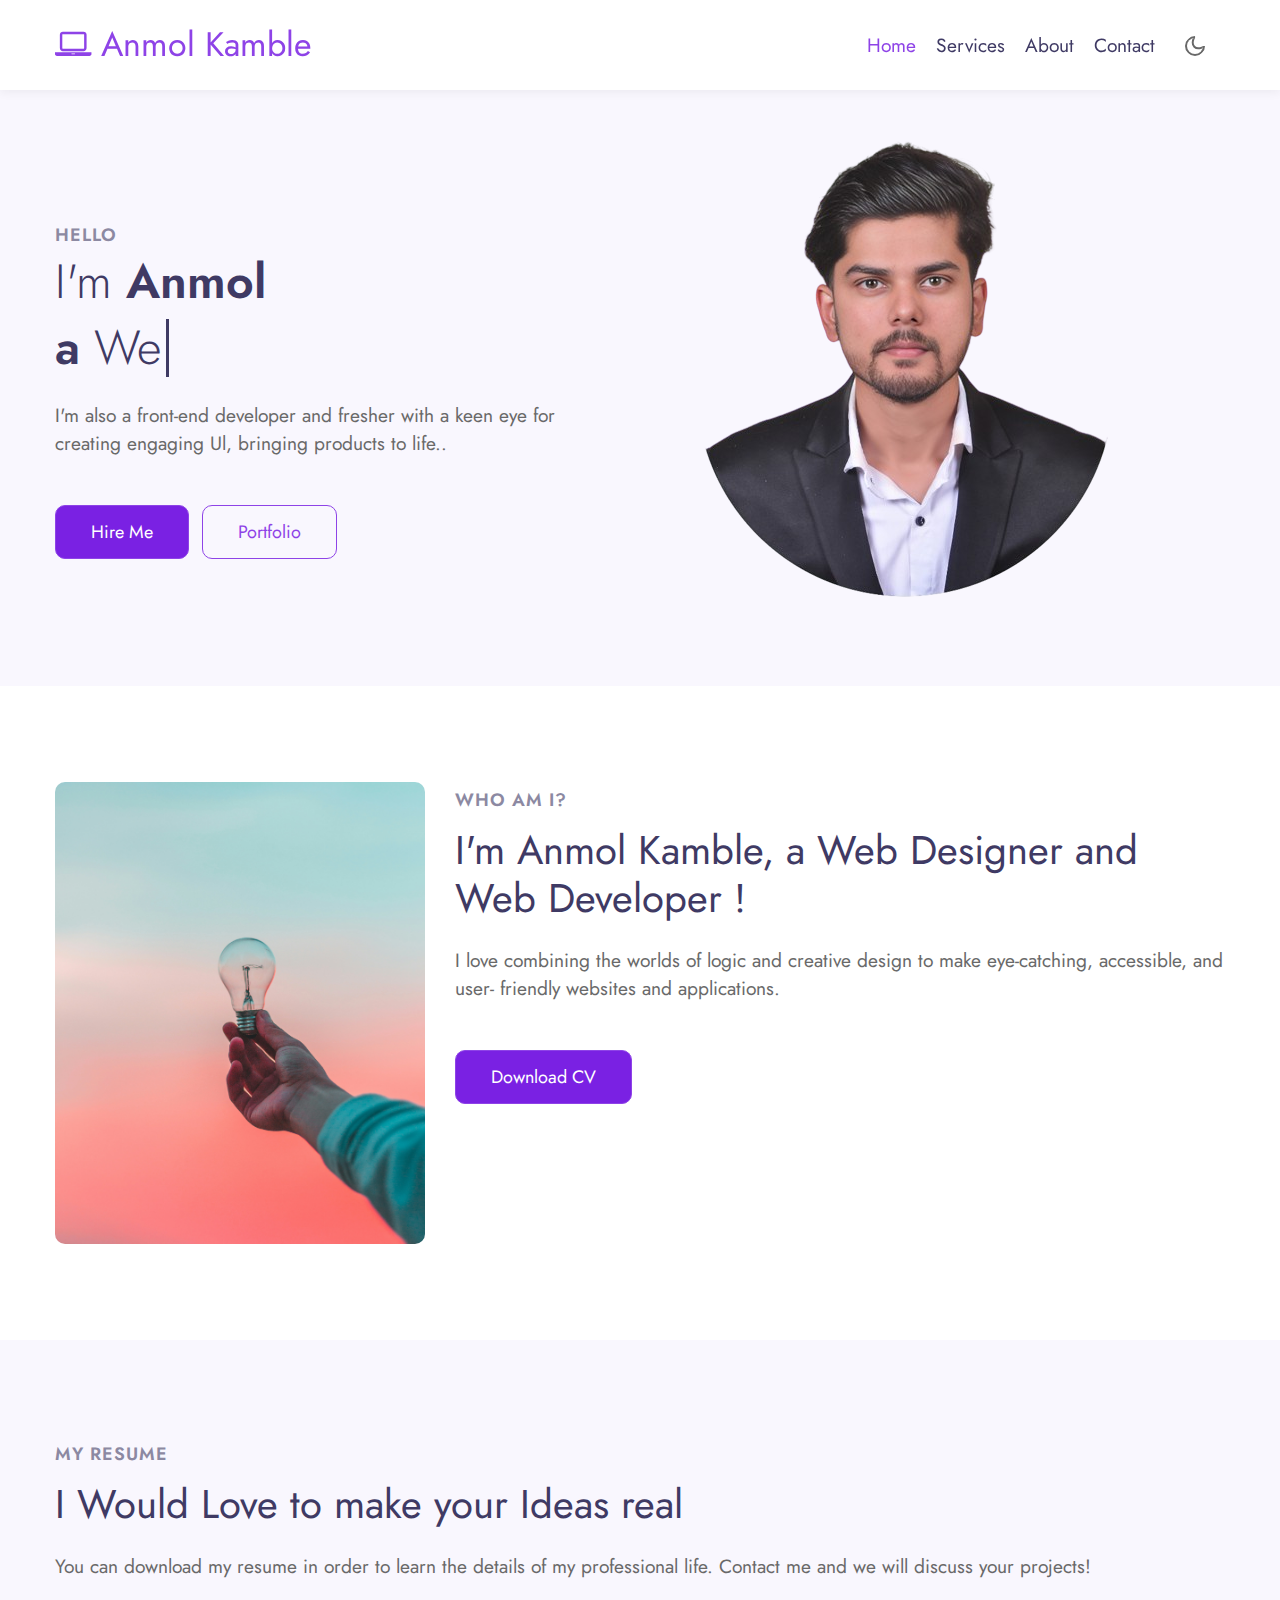
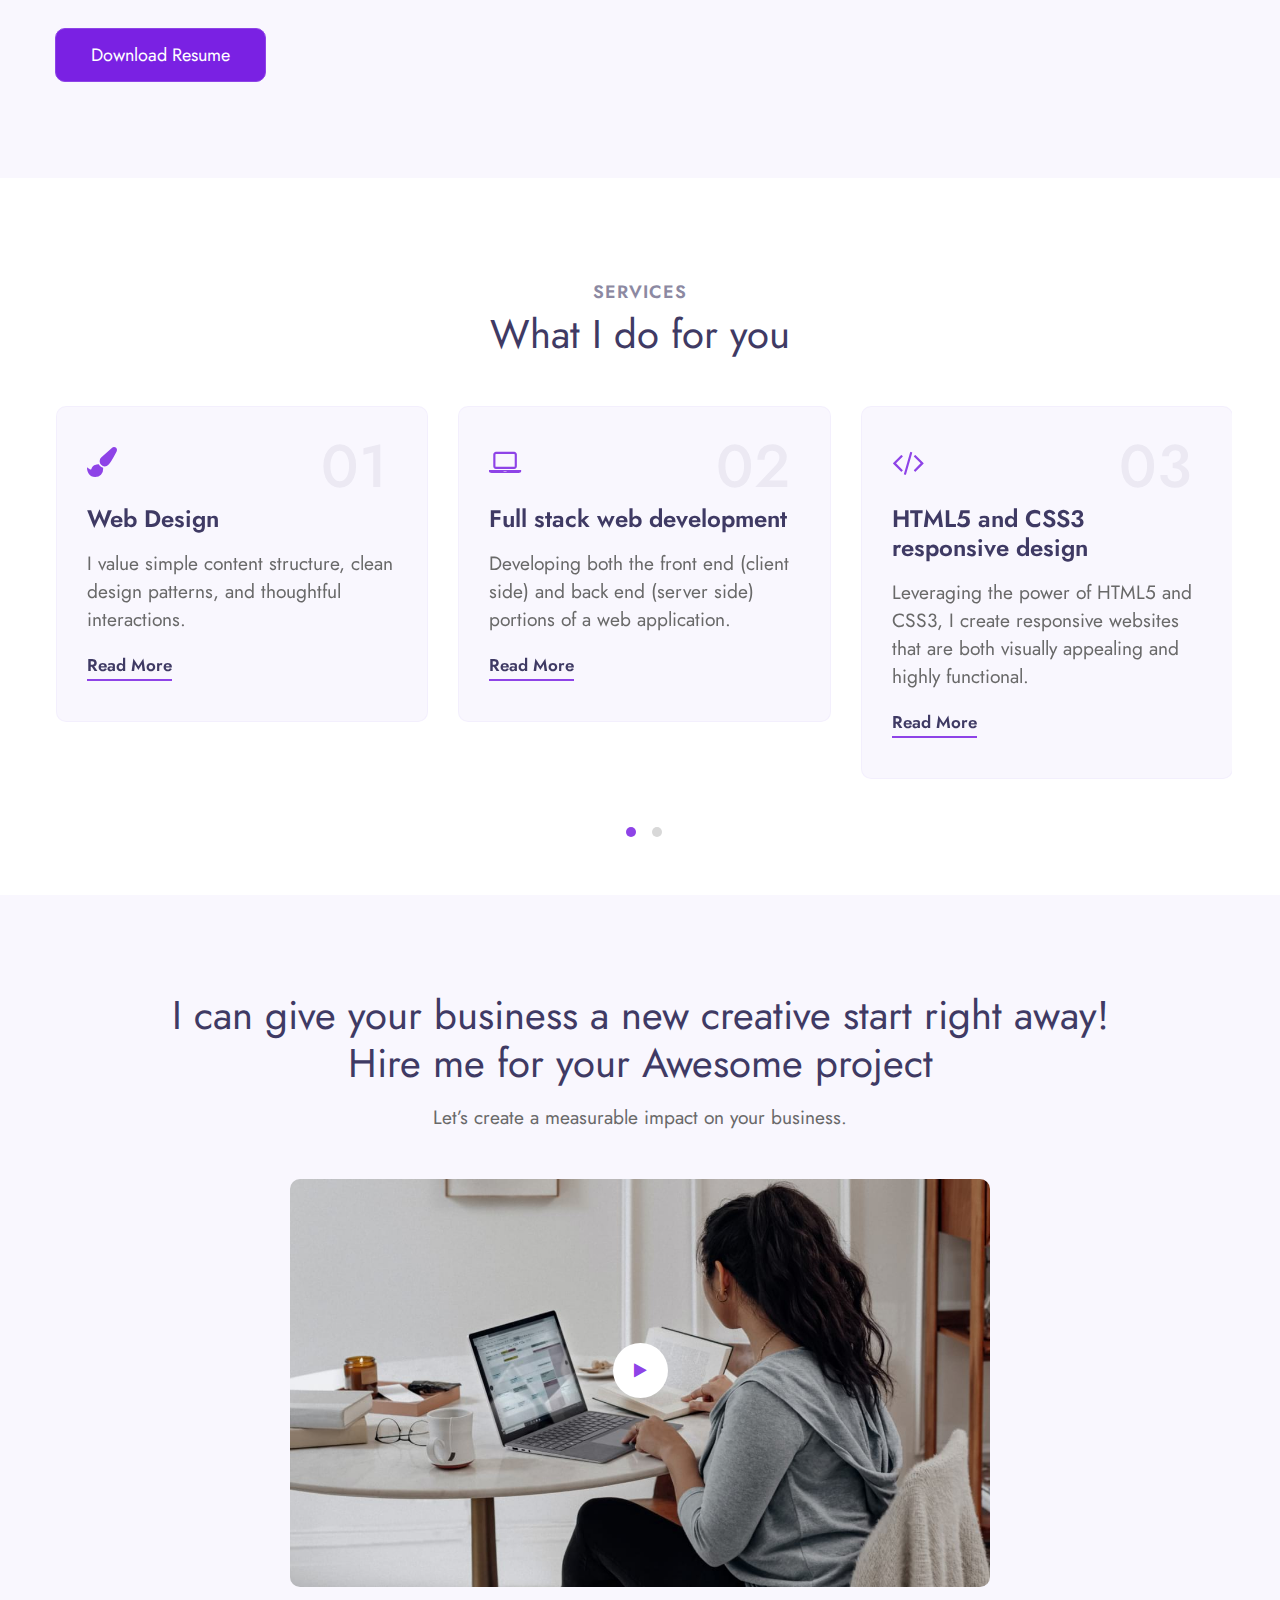
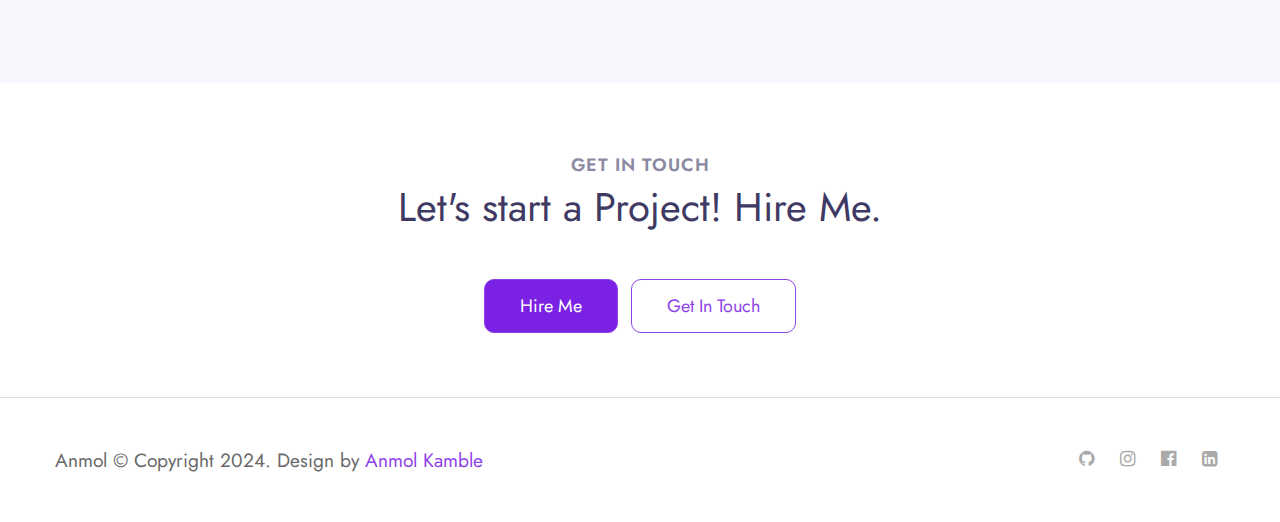
<file: index.html>
<!--  -->
<!doctype html>
<html lang="en">

<head>
  <!-- Required meta tags -->
  <meta charset="utf-8">
  <meta name="viewport" content="width=device-width, initial-scale=1, shrink-to-fit=no">

  <title>Anmol Kamble | Home</title>

  <!-- google fonts -->  
  <link href="//fonts.googleapis.com/css2?family=Jost:wght@300;400;600&display=swap" rel="stylesheet">

  <!-- Template CSS -->
  <link rel="stylesheet" href="assets/css/style-starter.css">
</head>

<body>
<!-- header -->
<header id="site-header" class="fixed-top">
  <div class="container">
      <nav class="navbar navbar-expand-lg stroke">
          <a class="navbar-brand" href="index.html">
              <span class="fa fa-laptop"></span> Anmol Kamble
          </a>
          <!-- if logo is image enable this   
      <a class="navbar-brand" href="#index.html">
          <img src="image-path" alt="Your logo" title="Your logo" style="height:35px;" />
      </a> -->
          <button class="navbar-toggler  collapsed bg-gradient" type="button" data-toggle="collapse"
              data-target="#navbarTogglerDemo02" aria-controls="navbarTogglerDemo02" aria-expanded="false"
              aria-label="Toggle navigation">
              <span class="navbar-toggler-icon fa icon-expand fa-bars"></span>
              <span class="navbar-toggler-icon fa icon-close fa-times"></span>
              </span>
          </button>

          <div class="collapse navbar-collapse" id="navbarTogglerDemo02">
              <ul class="navbar-nav ml-auto">
                  <li class="nav-item active">
                      <a class="nav-link" href="index.html">Home <span class="sr-only">(current)</span></a>
                  </li>
                  <li class="nav-item @@about__active">
                    <a class="nav-link" href="services.html">Services</a>
                </li>
                  <li class="nav-item @@about__active">
                      <a class="nav-link" href="about.html">About</a>
                  </li>
                  <li class="nav-item @@contact__active">
                      <a class="nav-link" href="contact.html">Contact</a>
                  </li>
              </ul>
          </div>
          <!-- toggle switch for light and dark theme -->
          <div class="mobile-position">
              <nav class="navigation">
                  <div class="theme-switch-wrapper">
                      <label class="theme-switch" for="checkbox">
                          <input type="checkbox" id="checkbox">
                          <div class="mode-container">
                              <i class="gg-sun"></i>
                              <i class="gg-moon"></i>
                          </div>
                      </label>
                  </div>
              </nav>
          </div>
          <!-- //toggle switch for light and dark theme -->
      </nav>
  </div>
</header>
<!-- //header -->

<!-- banner section -->
<section id="home" class="w3l-banner py-5">
    <div class="container">
        <div class="row align-items-center">
            <div class="col-lg-6 col-sm-12 mt-lg-0 mt-4">
                <span class="title-small">Hello</span>
                <h1 class="mb-2 title"> <span>I'm</span> Anmol</h1>
                <h1 class="mb-4 title"> a <span class="typed-text"></span><span class="cursor">&nbsp</span></h1>
                <p>I'm also a front-end developer and fresher with a keen eye for creating engaging Ul, bringing products to life..</p>
                <div class="mt-sm-5 mt-4">
                    <a class="btn btn-primary btn-style mr-2" href="contact.html"> Hire Me </a>
                    <a class="btn btn-outline-primary btn-style mr-2" href="#portfolio"> Portfolio </a>
                </div>
            </div>
            <div class="col-lg-6 col-md-8 col-sm-10 mt-lg-0 mt-4">         
                  <img src="assets/images/Background_img.png" class="home__blobimg" >
              </div>
            </div>
        </div>
    </div>
</section>
<!-- //banner section -->

<!-- home page about section -->
<section class="w3l-index3" id="about">
    <div class="midd-w3 py-5">
        <div class="container py-lg-5 py-md-3">
            <div class="row">
                <div class="col-lg-4">
                    <div class="position-relative">
                        <img src="assets/images/Background_1.jpg" alt="" class="radius-image img-fluid">
                    </div>
                </div>
                <div class="col-lg-8 mt-lg-0 mt-5">
                    <h5 class="title-small mb-2">Who am i?</h5>
                    <h3 class="title-big">I'm Anmol Kamble, a Web Designer and Web Developer !</h3>
                    <p class="mt-4">I love combining the worlds of logic and creative design to make eye-catching, accessible, and user- friendly websites and applications.
</p>
                    <a href="Anmol_Kamble_CV.pdf" class="btn btn-style btn-primary mt-lg-5 mt-4">Download CV</a>
                </div>
            </div>
        </div>
    </div>
</section>
<!-- //home page about section -->

<!-- home page second section -->
<div class="py-5 w3l-resume">
    <div class="container py-lg-5 py-3">
        <h5 class="title-small mb-2"> My resume</h5>
        <h3 class="title-big mb-4">I Would Love to make your Ideas real </h3>
        <p> You can download my
            resume in order to learn the details of my professional life. Contact me and
            we will discuss your projects!</p>
        <div class="mt-5">
            <a href="Anmol Kamble Resume .pdf" class="btn btn-style btn-primary">Download resume</a>
        </div>
    </div>
</div>
<!-- //home page second section -->

<!-- home page services section -->
<section class="w3l-services">
    <div class="blog py-5" id="services">
        <div class="container py-lg-5">
            <h5 class="title-small text-center">Services</h5>
            <h3 class="title-big text-center mb-sm-5 mb-4">What I do for you</h3>
            <div class="row">
                <div class="col-md-12 mx-auto pr-2">
                    <div class="owl-two owl-carousel owl-theme">
                        <div class="item">
                            <div class="card">
                                <div class="box-wrap">
                                    <div class="icon">
                                        <span class="fa fa-paint-brush"></span>
                                    </div>
                                    <h4 class="number">01</h4>
                                    <h4><a href="#url">Web Design</a></h4>
                                    <p>I value simple content structure, clean design patterns, and thoughtful interactions.</p>
                                    <a href="#read" class="read">Read more</a>
                                </div>
                            </div>
                        </div>

                        <div class="item">
                            <div class="card">
                                <div class="box-wrap">
                                    <div class="icon">
                                      <span class="fa fa-laptop"></span>
                                    </div>
                                    <h4 class="number">02</h4>
                                    <h4><a href="#url">Full stack web development</a></h4>
                                    <p>Developing both the front end (client side) and back end (server side) portions of a web application.</p>
                                      <a href="#read" class="read">Read more</a>
                                  </div>
                            </div>
                        </div>


                        
                        

                        <div class="item">
                            <div class="card">
                                <div class="box-wrap">
                                    <div class="icon">
                                      <span class="fa fa-code"></span>
                                    </div>
                                    <h4 class="number">03<h4>
                                    <h4><a href="#url">HTML5 and CSS3 responsive design</a></h4>
                                    <p> Leveraging the power of HTML5 and CSS3, I create responsive websites that are both visually appealing and highly functional.</p>
                                      <a href="#read" class="read">Read more</a>
                                  </div>
                            </div>
                        </div>

                        <div class="item">
                          <div class="card">
                              <div class="box-wrap">
                                  <div class="icon">
                                      <span class="fa fa-mobile-phone"></span>
                                  </div>
                                  <h4 class="number">04</h4>
                                  <h4><a href="#url">Mobile App Interface Development</a></h4>
                                  <p>I specialize in the development of custom mobile app interfaces that seamlessly blend functionality with aesthetics.</p>
                                  <a href="#read" class="read">Read more</a>
                              </div>
                          </div>
                      </div>

                      <div class="item">
                        <div class="card">
                            <div class="box-wrap">
                                <div class="icon">
                                    <span class="fa fa-pencil-square-o"></span>
                                </div>
                                <h4 class="number">05</h4>
                                <h4><a href="#url">Custom Web App Development</a></h4>
                                <p> I design custom interfaces that are not only aesthetically pleasing but also functional and user-friendly.</p>
                                <a href="#read" class="read">Read more</a>
                            </div>
                        </div>
                    </div>

                    <div class="item">
                      <div class="card">
                          <div class="box-wrap">
                              <div class="icon">
                                  <span class="fa fa-desktop"></span>
                              </div>
                              <h4 class="number">06</h4>
                              <h4><a href="#url">Single-page application development</a></h4>
                              <p>A new type of web application that provides flexibility and architecture that guarantees code maintainability and testability.                              </p>
                              <a href="#read" class="read">Read more</a>
                          </div>
                      </div>
                  </div>

                    </div>
                </div>
            </div>
           
        </div>
    </div>
</section>
<!-- //home page services section -->

<!-- home page video popup section -->
<section class="w3l-index5" id="about">
    <div class="new-block py-5">
        <div class="container py-lg-5">
            <div class="middle-section text-center">
                <div class="section-width">
                    <h3 class="title-big">I can give your business a new creative start right away! Hire me for your
                        Awesome project</h3>
                    <p class="mt-3">Let’s create a measurable
impact on your business.</p>
                </div>
                <div class="history-info mt-5">
                    <div class="position-relative">
                        <img src="assets/images/bg.jpg" class="img-fluid radius-image video-popup-image"
                            alt="video-popup">

                        <a href="#small-dialog" class="popup-with-zoom-anim play-view text-center position-absolute">
                            <span class="video-play-icon">
                                <span class="fa fa-play"></span>
                            </span>
                        </a>

                        <!-- dialog itself, mfp-hide class is required to make dialog hidden -->
                        <div id="small-dialog" class="zoom-anim-dialog mfp-hide">
                           <iframe width="560" height="315" src="https://www.youtube.com/embed/Ojiv9Smi4XE" title="YouTube video player" frameborder="0" allow="accelerometer; autoplay; clipboard-write; encrypted-media; gyroscope; picture-in-picture; web-share" allowfullscreen></iframe>
                        </div>
                    </div>
                </div>

                <!-- dialog itself, mfp-hide class is required to make dialog hidden -->
                <div id="small-dialog" class="zoom-anim-dialog mfp-hide">
                   <iframe width="560" height="315" src="https://www.youtube.com/embed/Ojiv9Smi4XE" title="YouTube video player" frameborder="0" allow="accelerometer; autoplay; clipboard-write; encrypted-media; gyroscope; picture-in-picture; web-share" allowfullscreen></iframe>
                </div>
            </div>
        </div>
    </div>
</section>
<!-- //home page video popup section -->

 <!-- freelance hire me -->
 <section class="w3l-grid-quote text-center py-5">
   <div class="container py-3">
     <h6 class="title-small">Get in touch</h6>
     <h3 class="title-big mb-md-5 mb-4">Let's start a Project! Hire Me.</h3>
     <a href="contact.html" class="btn btn-style btn-primary mr-2">Hire Me </a>
     <a href="contact.html" class="btn btn-style btn-outline-primary">Get in touch</a>
   </div>
 </section>
 <!-- //freelance hire me -->
 
<!-- Footer -->
<section class="w3l-footer py-sm-5 py-4">
  <div class="container">
    <div class="footer-content">
      <div class="row">
        <div class="col-lg-8 footer-left">
          <p class="m-0">Anmol © Copyright 2024. Design by <a href="https://w3layouts.com">Anmol Kamble</a></p>
        </div>
        <div class="col-lg-4 footer-right text-lg-right text-center mt-lg-0 mt-3">
          <ul class="social m-0 p-0">
            <li><a href="https://github.com/anmolkamble7"><span class="fa fa-github"></span></a></li>
            <li><a href="https://www.instagram.com/thename_is_annie"><span class="fa fa-instagram"></span></a></li>
            <li><a href="#facebook"><span class="fa fa-facebook-official"></span></a></li>
            <li><a href="https://www.linkedin.com/in/anmolkamble"><span class="fa fa-linkedin-square"></span></a></li>
          </ul>
        </div>
      </div>
    </div>
  </div>

  <!-- move top -->
  <button onclick="topFunction()" id="movetop" title="Go to top">
    <span class="fa fa-angle-up"></span>
  </button>
  <script>
    // When the user scrolls down 20px from the top of the document, show the button
    window.onscroll = function () {
      scrollFunction()
    };

    function scrollFunction() {
      if (document.body.scrollTop > 20 || document.documentElement.scrollTop > 20) {
        document.getElementById("movetop").style.display = "block";
      } else {
        document.getElementById("movetop").style.display = "none";
      }
    }

    // When the user clicks on the button, scroll to the top of the document
    function topFunction() {
      document.body.scrollTop = 0;
      document.documentElement.scrollTop = 0;
    }
  </script>
  <!-- /move top -->
</section>
<!-- //Footer -->

<!-- all js scripts and files here -->

<script src="assets/js/theme-change.js"></script><!-- theme switch js (light and dark)-->

<script src="assets/js/jquery-3.3.1.min.js"></script><!-- default jQuery -->

<!-- /typig-text-->
<script>
  const typedTextSpan = document.querySelector(".typed-text");
  const cursorSpan = document.querySelector(".cursor");

  const textArray = ["Web Designer","Web Developer"];
  const typingDelay = 200;
  const erasingDelay = 10;
  const newTextDelay = 100; // Delay between current and next text
  let textArrayIndex = 0;
  let charIndex = 0;

  function type() {
    if (charIndex < textArray[textArrayIndex].length) {
      if (!cursorSpan.classList.contains("typing")) cursorSpan.classList.add("typing");
      typedTextSpan.textContent += textArray[textArrayIndex].charAt(charIndex);
      charIndex++;
      setTimeout(type, typingDelay);
    } else {
      cursorSpan.classList.remove("typing");
      setTimeout(erase, newTextDelay);
    }
  }

  function erase() {
    if (charIndex > 0) {
      // add class 'typing' if there's none
      if (!cursorSpan.classList.contains("typing")) {
        cursorSpan.classList.add("typing");
      }
      typedTextSpan.textContent = textArray[textArrayIndex].substring(0, 0);
      charIndex--;
      setTimeout(erase, erasingDelay);
    } else {
      cursorSpan.classList.remove("typing");
      textArrayIndex++;
      if (textArrayIndex >= textArray.length) textArrayIndex = 0;
      setTimeout(type, typingDelay);
    }
  }

  document.addEventListener("DOMContentLoaded", function () { // On DOM Load initiate the effect
    if (textArray.length) setTimeout(type, newTextDelay + 250);
  });
</script>
<!-- //typig-text-->

<!-- services owlcarousel -->
<script src="assets/js/owl.carousel.js"></script>

<!-- script for services -->
<script>
  $(document).ready(function () {
    $('.owl-two').owlCarousel({
      loop: true,
      margin: 30,
      nav: false,
      responsiveClass: true,
      autoplay: false,
      autoplayTimeout: 5000,
      autoplaySpeed: 1000,
      autoplayHoverPause: false,
      responsive: {
        0: {
          items: 1,
          nav: false
        },
        480: {
          items: 1,
          nav: false
        },
        700: {
          items: 1,
          nav: false
        },
        1090: {
          items: 3,
          nav: false
        }
      }
    })
  })
</script>
<!-- //script for services -->

<!-- script for tesimonials carousel slider -->
<script>
  $(document).ready(function () {
    $("#owl-demo1").owlCarousel({
      loop: true,
      margin: 20,
      nav: false,
      responsiveClass: true,
      responsive: {
        0: {
          items: 1,
          nav: false
        },
        736: {
          items: 1,
          nav: false
        },
        1000: {
          items: 2,
          nav: false,
          loop: false
        }
      }
    })
  })
</script>
<!-- //script for tesimonials carousel slider -->

<!-- video popup -->
<script src="assets/js/jquery.magnific-popup.min.js"></script>
<script>
  $(document).ready(function () {
    $('.popup-with-zoom-anim').magnificPopup({
      type: 'inline',

      fixedContentPos: false,
      fixedBgPos: true,

      overflowY: 'auto',

      closeBtnInside: true,
      preloader: false,

      midClick: true,
      removalDelay: 300,
      mainClass: 'my-mfp-zoom-in'
    });

    $('.popup-with-move-anim').magnificPopup({
      type: 'inline',

      fixedContentPos: false,
      fixedBgPos: true,

      overflowY: 'auto',

      closeBtnInside: true,
      preloader: false,

      midClick: true,
      removalDelay: 300,
      mainClass: 'my-mfp-slide-bottom'
    });
  });
</script>
<!-- //video popup -->

<!-- stats number counter-->
<script src="assets/js/jquery.waypoints.min.js"></script>
<script src="assets/js/jquery.countup.js"></script>
<script>
  $('.counter').countUp();
</script>
<!-- //stats number counter -->

<!-- disable body scroll which navbar is in active -->
<script>
  $(function () {
    $('.navbar-toggler').click(function () {
      $('body').toggleClass('noscroll');
    })
  });
</script>
<!-- disable body scroll which navbar is in active -->

<!--/MENU-JS-->
<script>
  $(window).on("scroll", function () {
    var scroll = $(window).scrollTop();

    if (scroll >= 80) {
      $("#site-header").addClass("nav-fixed");
    } else {
      $("#site-header").removeClass("nav-fixed");
    }
  });

  //Main navigation Active Class Add Remove
  $(".navbar-toggler").on("click", function () {
    $("header").toggleClass("active");
  });
  $(document).on("ready", function () {
    if ($(window).width() > 991) {
      $("header").removeClass("active");
    }
    $(window).on("resize", function () {
      if ($(window).width() > 991) {
        $("header").removeClass("active");
      }
    });
  });
</script>
<!--//MENU-JS-->

<!-- bootstrap js -->
<script src="assets/js/bootstrap.min.js"></script>

</body>

</html>
</file>
<file: assets/css/style-starter.css>
@charset "UTF-8";
/*--
Author: W3layouts
Author URL: http://w3layouts.com
--*/
/*!
 * Bootstrap v4.4.1 (https://getbootstrap.com/)
 * Copyright 2011-2019 The Bootstrap Authors
 * Copyright 2011-2019 Twitter, Inc.
 * Licensed under MIT (https://github.com/twbs/bootstrap/blob/master/LICENSE)
 */
:root {
  --blue: #007bff;
  --indigo: #6610f2;
  --purple: #6f42c1;
  --pink: #e83e8c;
  --red: #dc3545;
  --orange: #fd7e14;
  --yellow: #ffc107;
  --green: #28a745;
  --teal: #20c997;
  --cyan: #17a2b8;
  --white: #fff;
  --gray: #6c757d;
  --gray-dark: #343a40;
  --primary: #8e43e7;
  --secondary: #273c66;
  --success: #28a745;
  --info: #17a2b8;
  --warning: #ffc107;
  --danger: #dc3545;
  --light: #f8f9fa;
  --dark: #343a40;
  --breakpoint-xs: 0;
  --breakpoint-sm: 576px;
  --breakpoint-md: 768px;
  --breakpoint-lg: 992px;
  --breakpoint-xl: 1200px;
  --font-family-sans-serif: -apple-system, BlinkMacSystemFont, "Segoe UI", Roboto, "Helvetica Neue", Arial, "Noto Sans", sans-serif, "Apple Color Emoji", "Segoe UI Emoji", "Segoe UI Symbol", "Noto Color Emoji";
  --font-family-monospace: SFMono-Regular, Menlo, Monaco, Consolas, "Liberation Mono", "Courier New", monospace; }

*,
*::before,
*::after {
  box-sizing: border-box; }

html {
  font-family: sans-serif;
  line-height: 1.15;
  -webkit-text-size-adjust: 100%;
  -webkit-tap-highlight-color: rgba(0, 0, 0, 0); }

article, aside, figcaption, figure, footer, header, hgroup, main, nav, section {
  display: block; }

body {
  margin: 0;
  font-family: -apple-system, BlinkMacSystemFont, "Segoe UI", Roboto, "Helvetica Neue", Arial, "Noto Sans", sans-serif, "Apple Color Emoji", "Segoe UI Emoji", "Segoe UI Symbol", "Noto Color Emoji";
  font-size: 1rem;
  font-weight: 400;
  line-height: 1.5;
  color: #212529;
  text-align: left;
  background-color: #fff; }

[tabindex="-1"]:focus:not(:focus-visible) {
  outline: 0 !important; }

hr {
  box-sizing: content-box;
  height: 0;
  overflow: visible; }

h1, h2, h3, h4, h5, h6 {
  margin-top: 0;
  margin-bottom: 0.5rem; }

p {
  margin-top: 0;
  margin-bottom: 1rem; }

abbr[title],
abbr[data-original-title] {
  text-decoration: underline;
  -webkit-text-decoration: underline dotted;
          text-decoration: underline dotted;
  cursor: help;
  border-bottom: 0;
  -webkit-text-decoration-skip-ink: none;
          text-decoration-skip-ink: none; }

address {
  margin-bottom: 1rem;
  font-style: normal;
  line-height: inherit; }

ol,
ul,
dl {
  margin-top: 0;
  margin-bottom: 1rem; }

ol ol,
ul ul,
ol ul,
ul ol {
  margin-bottom: 0; }

dt {
  font-weight: 700; }

dd {
  margin-bottom: .5rem;
  margin-left: 0; }

blockquote {
  margin: 0 0 1rem; }

b,
strong {
  font-weight: bolder; }

small {
  font-size: 80%; }

sub,
sup {
  position: relative;
  font-size: 75%;
  line-height: 0;
  vertical-align: baseline; }

sub {
  bottom: -.25em; }

sup {
  top: -.5em; }

a {
  color: #8e43e7;
  text-decoration: none;
  background-color: transparent; }
  a:hover {
    color: #6719c4;
    text-decoration: underline; }

a:not([href]) {
  color: inherit;
  text-decoration: none; }
  a:not([href]):hover {
    color: inherit;
    text-decoration: none; }

pre,
code,
kbd,
samp {
  font-family: SFMono-Regular, Menlo, Monaco, Consolas, "Liberation Mono", "Courier New", monospace;
  font-size: 1em; }

pre {
  margin-top: 0;
  margin-bottom: 1rem;
  overflow: auto; }

figure {
  margin: 0 0 1rem; }

img {
  vertical-align: middle;
  border-style: none; }

svg {
  overflow: hidden;
  vertical-align: middle; }

table {
  border-collapse: collapse; }

caption {
  padding-top: 0.75rem;
  padding-bottom: 0.75rem;
  color: #6c757d;
  text-align: left;
  caption-side: bottom; }

th {
  text-align: inherit; }

label {
  display: inline-block;
  margin-bottom: 0.5rem; }

button {
  border-radius: 0; }

button:focus {
  outline: 1px dotted;
  outline: 5px auto -webkit-focus-ring-color; }

input,
button,
select,
optgroup,
textarea {
  margin: 0;
  font-family: inherit;
  font-size: inherit;
  line-height: inherit; }

button,
input {
  overflow: visible; }

button,
select {
  text-transform: none; }

select {
  word-wrap: normal; }

button,
[type="button"],
[type="reset"],
[type="submit"] {
  -webkit-appearance: button; }

button:not(:disabled),
[type="button"]:not(:disabled),
[type="reset"]:not(:disabled),
[type="submit"]:not(:disabled) {
  cursor: pointer; }

button::-moz-focus-inner,
[type="button"]::-moz-focus-inner,
[type="reset"]::-moz-focus-inner,
[type="submit"]::-moz-focus-inner {
  padding: 0;
  border-style: none; }

input[type="radio"],
input[type="checkbox"] {
  box-sizing: border-box;
  padding: 0; }

input[type="date"],
input[type="time"],
input[type="datetime-local"],
input[type="month"] {
  -webkit-appearance: listbox; }

textarea {
  overflow: auto;
  resize: vertical; }

fieldset {
  min-width: 0;
  padding: 0;
  margin: 0;
  border: 0; }

legend {
  display: block;
  width: 100%;
  max-width: 100%;
  padding: 0;
  margin-bottom: .5rem;
  font-size: 1.5rem;
  line-height: inherit;
  color: inherit;
  white-space: normal; }
  @media (max-width: 1200px) {
    legend {
      font-size: calc(1.275rem + 0.3vw) ; } }

progress {
  vertical-align: baseline; }

[type="number"]::-webkit-inner-spin-button,
[type="number"]::-webkit-outer-spin-button {
  height: auto; }

[type="search"] {
  outline-offset: -2px;
  -webkit-appearance: none; }

[type="search"]::-webkit-search-decoration {
  -webkit-appearance: none; }

::-webkit-file-upload-button {
  font: inherit;
  -webkit-appearance: button; }

output {
  display: inline-block; }

summary {
  display: list-item;
  cursor: pointer; }

template {
  display: none; }

[hidden] {
  display: none !important; }

h1, h2, h3, h4, h5, h6,
.h1, .h2, .h3, .h4, .h5, .h6 {
  margin-bottom: 0.5rem;
  font-weight: 500;
  line-height: 1.2; }

h1, .h1 {
  font-size: 2.5rem; }
  @media (max-width: 1200px) {
    h1, .h1 {
      font-size: calc(1.375rem + 1.5vw) ; } }

h2, .h2 {
  font-size: 2rem; }
  @media (max-width: 1200px) {
    h2, .h2 {
      font-size: calc(1.325rem + 0.9vw) ; } }

h3, .h3 {
  font-size: 1.75rem; }
  @media (max-width: 1200px) {
    h3, .h3 {
      font-size: calc(1.3rem + 0.6vw) ; } }

h4, .h4 {
  font-size: 1.5rem; }
  @media (max-width: 1200px) {
    h4, .h4 {
      font-size: calc(1.275rem + 0.3vw) ; } }

h5, .h5 {
  font-size: 1.25rem; }

h6, .h6 {
  font-size: 1rem; }

.lead {
  font-size: 1.25rem;
  font-weight: 300; }

.display-1 {
  font-size: 6rem;
  font-weight: 300;
  line-height: 1.2; }
  @media (max-width: 1200px) {
    .display-1 {
      font-size: calc(1.725rem + 5.7vw) ; } }

.display-2 {
  font-size: 5.5rem;
  font-weight: 300;
  line-height: 1.2; }
  @media (max-width: 1200px) {
    .display-2 {
      font-size: calc(1.675rem + 5.1vw) ; } }

.display-3 {
  font-size: 4.5rem;
  font-weight: 300;
  line-height: 1.2; }
  @media (max-width: 1200px) {
    .display-3 {
      font-size: calc(1.575rem + 3.9vw) ; } }

.display-4 {
  font-size: 3.5rem;
  font-weight: 300;
  line-height: 1.2; }
  @media (max-width: 1200px) {
    .display-4 {
      font-size: calc(1.475rem + 2.7vw) ; } }

hr {
  margin-top: 1rem;
  margin-bottom: 1rem;
  border: 0;
  border-top: 1px solid rgba(0, 0, 0, 0.1); }

small,
.small {
  font-size: 80%;
  font-weight: 400; }

mark,
.mark {
  padding: 0.2em;
  background-color: #fcf8e3; }

.list-unstyled {
  padding-left: 0;
  list-style: none; }

.list-inline {
  padding-left: 0;
  list-style: none; }

.list-inline-item {
  display: inline-block; }
  .list-inline-item:not(:last-child) {
    margin-right: 0.5rem; }

.initialism {
  font-size: 90%;
  text-transform: uppercase; }

.blockquote {
  margin-bottom: 1rem;
  font-size: 1.25rem; }

.blockquote-footer {
  display: block;
  font-size: 80%;
  color: #6c757d; }
  .blockquote-footer::before {
    content: "\2014\00A0"; }

.img-fluid {
  max-width: 100%;
  height: auto; }

.img-thumbnail {
  padding: 0.25rem;
  background-color: #fff;
  border: 1px solid #dee2e6;
  border-radius: 0.25rem;
  max-width: 100%;
  height: auto; }

.figure {
  display: inline-block; }

.figure-img {
  margin-bottom: 0.5rem;
  line-height: 1; }

.figure-caption {
  font-size: 90%;
  color: #6c757d; }

code {
  font-size: 87.5%;
  color: #e83e8c;
  word-wrap: break-word; }
  a > code {
    color: inherit; }

kbd {
  padding: 0.2rem 0.4rem;
  font-size: 87.5%;
  color: #fff;
  background-color: #212529;
  border-radius: 0.2rem; }
  kbd kbd {
    padding: 0;
    font-size: 100%;
    font-weight: 700; }

pre {
  display: block;
  font-size: 87.5%;
  color: #212529; }
  pre code {
    font-size: inherit;
    color: inherit;
    word-break: normal; }

.pre-scrollable {
  max-height: 340px;
  overflow-y: scroll; }

.container {
  width: 100%;
  padding-right: 15px;
  padding-left: 15px;
  margin-right: auto;
  margin-left: auto; }
  @media (min-width: 576px) {
    .container {
      max-width: 540px; } }
  @media (min-width: 768px) {
    .container {
      max-width: 720px; } }
  @media (min-width: 992px) {
    .container {
      max-width: 960px; } }
  @media (min-width: 1200px) {
    .container {
      max-width: 1140px; } }

.container-fluid, .container-sm, .container-md, .container-lg, .container-xl {
  width: 100%;
  padding-right: 15px;
  padding-left: 15px;
  margin-right: auto;
  margin-left: auto; }

@media (min-width: 576px) {
  .container, .container-sm {
    max-width: 540px; } }

@media (min-width: 768px) {
  .container, .container-sm, .container-md {
    max-width: 720px; } }

@media (min-width: 992px) {
  .container, .container-sm, .container-md, .container-lg {
    max-width: 960px; } }

@media (min-width: 1200px) {
  .container, .container-sm, .container-md, .container-lg, .container-xl {
    max-width: 1140px; } }

.row {
  display: flex;
  flex-wrap: wrap;
  margin-right: -15px;
  margin-left: -15px; }

.no-gutters {
  margin-right: 0;
  margin-left: 0; }
  .no-gutters > .col,
  .no-gutters > [class*="col-"] {
    padding-right: 0;
    padding-left: 0; }

.col-1, .col-2, .col-3, .col-4, .col-5, .col-6, .col-7, .col-8, .col-9, .col-10, .col-11, .col-12, .col,
.col-auto, .col-sm-1, .col-sm-2, .col-sm-3, .col-sm-4, .col-sm-5, .col-sm-6, .col-sm-7, .col-sm-8, .col-sm-9, .col-sm-10, .col-sm-11, .col-sm-12, .col-sm,
.col-sm-auto, .col-md-1, .col-md-2, .col-md-3, .col-md-4, .col-md-5, .col-md-6, .col-md-7, .col-md-8, .col-md-9, .col-md-10, .col-md-11, .col-md-12, .col-md,
.col-md-auto, .col-lg-1, .col-lg-2, .col-lg-3, .col-lg-4, .col-lg-5, .col-lg-6, .col-lg-7, .col-lg-8, .col-lg-9, .col-lg-10, .col-lg-11, .col-lg-12, .col-lg,
.col-lg-auto, .col-xl-1, .col-xl-2, .col-xl-3, .col-xl-4, .col-xl-5, .col-xl-6, .col-xl-7, .col-xl-8, .col-xl-9, .col-xl-10, .col-xl-11, .col-xl-12, .col-xl,
.col-xl-auto {
  position: relative;
  width: 100%;
  padding-right: 15px;
  padding-left: 15px; }

.col {
  flex-basis: 0;
  flex-grow: 1;
  max-width: 100%; }

.row-cols-1 > * {
  flex: 0 0 100%;
  max-width: 100%; }

.row-cols-2 > * {
  flex: 0 0 50%;
  max-width: 50%; }

.row-cols-3 > * {
  flex: 0 0 33.33333%;
  max-width: 33.33333%; }

.row-cols-4 > * {
  flex: 0 0 25%;
  max-width: 25%; }

.row-cols-5 > * {
  flex: 0 0 20%;
  max-width: 20%; }

.row-cols-6 > * {
  flex: 0 0 16.66667%;
  max-width: 16.66667%; }

.col-auto {
  flex: 0 0 auto;
  width: auto;
  max-width: 100%; }

.col-1 {
  flex: 0 0 8.33333%;
  max-width: 8.33333%; }

.col-2 {
  flex: 0 0 16.66667%;
  max-width: 16.66667%; }

.col-3 {
  flex: 0 0 25%;
  max-width: 25%; }

.col-4 {
  flex: 0 0 33.33333%;
  max-width: 33.33333%; }

.col-5 {
  flex: 0 0 41.66667%;
  max-width: 41.66667%; }

.col-6 {
  flex: 0 0 50%;
  max-width: 50%; }

.col-7 {
  flex: 0 0 58.33333%;
  max-width: 58.33333%; }

.col-8 {
  flex: 0 0 66.66667%;
  max-width: 66.66667%; }

.col-9 {
  flex: 0 0 75%;
  max-width: 75%; }

.col-10 {
  flex: 0 0 83.33333%;
  max-width: 83.33333%; }

.col-11 {
  flex: 0 0 91.66667%;
  max-width: 91.66667%; }

.col-12 {
  flex: 0 0 100%;
  max-width: 100%; }

.order-first {
  order: -1; }

.order-last {
  order: 13; }

.order-0 {
  order: 0; }

.order-1 {
  order: 1; }

.order-2 {
  order: 2; }

.order-3 {
  order: 3; }

.order-4 {
  order: 4; }

.order-5 {
  order: 5; }

.order-6 {
  order: 6; }

.order-7 {
  order: 7; }

.order-8 {
  order: 8; }

.order-9 {
  order: 9; }

.order-10 {
  order: 10; }

.order-11 {
  order: 11; }

.order-12 {
  order: 12; }

.offset-1 {
  margin-left: 8.33333%; }

.offset-2 {
  margin-left: 16.66667%; }

.offset-3 {
  margin-left: 25%; }

.offset-4 {
  margin-left: 33.33333%; }

.offset-5 {
  margin-left: 41.66667%; }

.offset-6 {
  margin-left: 50%; }

.offset-7 {
  margin-left: 58.33333%; }

.offset-8 {
  margin-left: 66.66667%; }

.offset-9 {
  margin-left: 75%; }

.offset-10 {
  margin-left: 83.33333%; }

.offset-11 {
  margin-left: 91.66667%; }

@media (min-width: 576px) {
  .col-sm {
    flex-basis: 0;
    flex-grow: 1;
    max-width: 100%; }
  .row-cols-sm-1 > * {
    flex: 0 0 100%;
    max-width: 100%; }
  .row-cols-sm-2 > * {
    flex: 0 0 50%;
    max-width: 50%; }
  .row-cols-sm-3 > * {
    flex: 0 0 33.33333%;
    max-width: 33.33333%; }
  .row-cols-sm-4 > * {
    flex: 0 0 25%;
    max-width: 25%; }
  .row-cols-sm-5 > * {
    flex: 0 0 20%;
    max-width: 20%; }
  .row-cols-sm-6 > * {
    flex: 0 0 16.66667%;
    max-width: 16.66667%; }
  .col-sm-auto {
    flex: 0 0 auto;
    width: auto;
    max-width: 100%; }
  .col-sm-1 {
    flex: 0 0 8.33333%;
    max-width: 8.33333%; }
  .col-sm-2 {
    flex: 0 0 16.66667%;
    max-width: 16.66667%; }
  .col-sm-3 {
    flex: 0 0 25%;
    max-width: 25%; }
  .col-sm-4 {
    flex: 0 0 33.33333%;
    max-width: 33.33333%; }
  .col-sm-5 {
    flex: 0 0 41.66667%;
    max-width: 41.66667%; }
  .col-sm-6 {
    flex: 0 0 50%;
    max-width: 50%; }
  .col-sm-7 {
    flex: 0 0 58.33333%;
    max-width: 58.33333%; }
  .col-sm-8 {
    flex: 0 0 66.66667%;
    max-width: 66.66667%; }
  .col-sm-9 {
    flex: 0 0 75%;
    max-width: 75%; }
  .col-sm-10 {
    flex: 0 0 83.33333%;
    max-width: 83.33333%; }
  .col-sm-11 {
    flex: 0 0 91.66667%;
    max-width: 91.66667%; }
  .col-sm-12 {
    flex: 0 0 100%;
    max-width: 100%; }
  .order-sm-first {
    order: -1; }
  .order-sm-last {
    order: 13; }
  .order-sm-0 {
    order: 0; }
  .order-sm-1 {
    order: 1; }
  .order-sm-2 {
    order: 2; }
  .order-sm-3 {
    order: 3; }
  .order-sm-4 {
    order: 4; }
  .order-sm-5 {
    order: 5; }
  .order-sm-6 {
    order: 6; }
  .order-sm-7 {
    order: 7; }
  .order-sm-8 {
    order: 8; }
  .order-sm-9 {
    order: 9; }
  .order-sm-10 {
    order: 10; }
  .order-sm-11 {
    order: 11; }
  .order-sm-12 {
    order: 12; }
  .offset-sm-0 {
    margin-left: 0; }
  .offset-sm-1 {
    margin-left: 8.33333%; }
  .offset-sm-2 {
    margin-left: 16.66667%; }
  .offset-sm-3 {
    margin-left: 25%; }
  .offset-sm-4 {
    margin-left: 33.33333%; }
  .offset-sm-5 {
    margin-left: 41.66667%; }
  .offset-sm-6 {
    margin-left: 50%; }
  .offset-sm-7 {
    margin-left: 58.33333%; }
  .offset-sm-8 {
    margin-left: 66.66667%; }
  .offset-sm-9 {
    margin-left: 75%; }
  .offset-sm-10 {
    margin-left: 83.33333%; }
  .offset-sm-11 {
    margin-left: 91.66667%; } }

@media (min-width: 768px) {
  .col-md {
    flex-basis: 0;
    flex-grow: 1;
    max-width: 100%; }
  .row-cols-md-1 > * {
    flex: 0 0 100%;
    max-width: 100%; }
  .row-cols-md-2 > * {
    flex: 0 0 50%;
    max-width: 50%; }
  .row-cols-md-3 > * {
    flex: 0 0 33.33333%;
    max-width: 33.33333%; }
  .row-cols-md-4 > * {
    flex: 0 0 25%;
    max-width: 25%; }
  .row-cols-md-5 > * {
    flex: 0 0 20%;
    max-width: 20%; }
  .row-cols-md-6 > * {
    flex: 0 0 16.66667%;
    max-width: 16.66667%; }
  .col-md-auto {
    flex: 0 0 auto;
    width: auto;
    max-width: 100%; }
  .col-md-1 {
    flex: 0 0 8.33333%;
    max-width: 8.33333%; }
  .col-md-2 {
    flex: 0 0 16.66667%;
    max-width: 16.66667%; }
  .col-md-3 {
    flex: 0 0 25%;
    max-width: 25%; }
  .col-md-4 {
    flex: 0 0 33.33333%;
    max-width: 33.33333%; }
  .col-md-5 {
    flex: 0 0 41.66667%;
    max-width: 41.66667%; }
  .col-md-6 {
    flex: 0 0 50%;
    max-width: 50%; }
  .col-md-7 {
    flex: 0 0 58.33333%;
    max-width: 58.33333%; }
  .col-md-8 {
    flex: 0 0 66.66667%;
    max-width: 66.66667%; }
  .col-md-9 {
    flex: 0 0 75%;
    max-width: 75%; }
  .col-md-10 {
    flex: 0 0 83.33333%;
    max-width: 83.33333%; }
  .col-md-11 {
    flex: 0 0 91.66667%;
    max-width: 91.66667%; }
  .col-md-12 {
    flex: 0 0 100%;
    max-width: 100%; }
  .order-md-first {
    order: -1; }
  .order-md-last {
    order: 13; }
  .order-md-0 {
    order: 0; }
  .order-md-1 {
    order: 1; }
  .order-md-2 {
    order: 2; }
  .order-md-3 {
    order: 3; }
  .order-md-4 {
    order: 4; }
  .order-md-5 {
    order: 5; }
  .order-md-6 {
    order: 6; }
  .order-md-7 {
    order: 7; }
  .order-md-8 {
    order: 8; }
  .order-md-9 {
    order: 9; }
  .order-md-10 {
    order: 10; }
  .order-md-11 {
    order: 11; }
  .order-md-12 {
    order: 12; }
  .offset-md-0 {
    margin-left: 0; }
  .offset-md-1 {
    margin-left: 8.33333%; }
  .offset-md-2 {
    margin-left: 16.66667%; }
  .offset-md-3 {
    margin-left: 25%; }
  .offset-md-4 {
    margin-left: 33.33333%; }
  .offset-md-5 {
    margin-left: 41.66667%; }
  .offset-md-6 {
    margin-left: 50%; }
  .offset-md-7 {
    margin-left: 58.33333%; }
  .offset-md-8 {
    margin-left: 66.66667%; }
  .offset-md-9 {
    margin-left: 75%; }
  .offset-md-10 {
    margin-left: 83.33333%; }
  .offset-md-11 {
    margin-left: 91.66667%; } }

@media (min-width: 992px) {
  .col-lg {
    flex-basis: 0;
    flex-grow: 1;
    max-width: 100%; }
  .row-cols-lg-1 > * {
    flex: 0 0 100%;
    max-width: 100%; }
  .row-cols-lg-2 > * {
    flex: 0 0 50%;
    max-width: 50%; }
  .row-cols-lg-3 > * {
    flex: 0 0 33.33333%;
    max-width: 33.33333%; }
  .row-cols-lg-4 > * {
    flex: 0 0 25%;
    max-width: 25%; }
  .row-cols-lg-5 > * {
    flex: 0 0 20%;
    max-width: 20%; }
  .row-cols-lg-6 > * {
    flex: 0 0 16.66667%;
    max-width: 16.66667%; }
  .col-lg-auto {
    flex: 0 0 auto;
    width: auto;
    max-width: 100%; }
  .col-lg-1 {
    flex: 0 0 8.33333%;
    max-width: 8.33333%; }
  .col-lg-2 {
    flex: 0 0 16.66667%;
    max-width: 16.66667%; }
  .col-lg-3 {
    flex: 0 0 25%;
    max-width: 25%; }
  .col-lg-4 {
    flex: 0 0 33.33333%;
    max-width: 33.33333%; }
  .col-lg-5 {
    flex: 0 0 41.66667%;
    max-width: 41.66667%; }
  .col-lg-6 {
    flex: 0 0 50%;
    max-width: 50%; }
  .col-lg-7 {
    flex: 0 0 58.33333%;
    max-width: 58.33333%; }
  .col-lg-8 {
    flex: 0 0 66.66667%;
    max-width: 66.66667%; }
  .col-lg-9 {
    flex: 0 0 75%;
    max-width: 75%; }
  .col-lg-10 {
    flex: 0 0 83.33333%;
    max-width: 83.33333%; }
  .col-lg-11 {
    flex: 0 0 91.66667%;
    max-width: 91.66667%; }
  .col-lg-12 {
    flex: 0 0 100%;
    max-width: 100%; }
  .order-lg-first {
    order: -1; }
  .order-lg-last {
    order: 13; }
  .order-lg-0 {
    order: 0; }
  .order-lg-1 {
    order: 1; }
  .order-lg-2 {
    order: 2; }
  .order-lg-3 {
    order: 3; }
  .order-lg-4 {
    order: 4; }
  .order-lg-5 {
    order: 5; }
  .order-lg-6 {
    order: 6; }
  .order-lg-7 {
    order: 7; }
  .order-lg-8 {
    order: 8; }
  .order-lg-9 {
    order: 9; }
  .order-lg-10 {
    order: 10; }
  .order-lg-11 {
    order: 11; }
  .order-lg-12 {
    order: 12; }
  .offset-lg-0 {
    margin-left: 0; }
  .offset-lg-1 {
    margin-left: 8.33333%; }
  .offset-lg-2 {
    margin-left: 16.66667%; }
  .offset-lg-3 {
    margin-left: 25%; }
  .offset-lg-4 {
    margin-left: 33.33333%; }
  .offset-lg-5 {
    margin-left: 41.66667%; }
  .offset-lg-6 {
    margin-left: 50%; }
  .offset-lg-7 {
    margin-left: 58.33333%; }
  .offset-lg-8 {
    margin-left: 66.66667%; }
  .offset-lg-9 {
    margin-left: 75%; }
  .offset-lg-10 {
    margin-left: 83.33333%; }
  .offset-lg-11 {
    margin-left: 91.66667%; } }

@media (min-width: 1200px) {
  .col-xl {
    flex-basis: 0;
    flex-grow: 1;
    max-width: 100%; }
  .row-cols-xl-1 > * {
    flex: 0 0 100%;
    max-width: 100%; }
  .row-cols-xl-2 > * {
    flex: 0 0 50%;
    max-width: 50%; }
  .row-cols-xl-3 > * {
    flex: 0 0 33.33333%;
    max-width: 33.33333%; }
  .row-cols-xl-4 > * {
    flex: 0 0 25%;
    max-width: 25%; }
  .row-cols-xl-5 > * {
    flex: 0 0 20%;
    max-width: 20%; }
  .row-cols-xl-6 > * {
    flex: 0 0 16.66667%;
    max-width: 16.66667%; }
  .col-xl-auto {
    flex: 0 0 auto;
    width: auto;
    max-width: 100%; }
  .col-xl-1 {
    flex: 0 0 8.33333%;
    max-width: 8.33333%; }
  .col-xl-2 {
    flex: 0 0 16.66667%;
    max-width: 16.66667%; }
  .col-xl-3 {
    flex: 0 0 25%;
    max-width: 25%; }
  .col-xl-4 {
    flex: 0 0 33.33333%;
    max-width: 33.33333%; }
  .col-xl-5 {
    flex: 0 0 41.66667%;
    max-width: 41.66667%; }
  .col-xl-6 {
    flex: 0 0 50%;
    max-width: 50%; }
  .col-xl-7 {
    flex: 0 0 58.33333%;
    max-width: 58.33333%; }
  .col-xl-8 {
    flex: 0 0 66.66667%;
    max-width: 66.66667%; }
  .col-xl-9 {
    flex: 0 0 75%;
    max-width: 75%; }
  .col-xl-10 {
    flex: 0 0 83.33333%;
    max-width: 83.33333%; }
  .col-xl-11 {
    flex: 0 0 91.66667%;
    max-width: 91.66667%; }
  .col-xl-12 {
    flex: 0 0 100%;
    max-width: 100%; }
  .order-xl-first {
    order: -1; }
  .order-xl-last {
    order: 13; }
  .order-xl-0 {
    order: 0; }
  .order-xl-1 {
    order: 1; }
  .order-xl-2 {
    order: 2; }
  .order-xl-3 {
    order: 3; }
  .order-xl-4 {
    order: 4; }
  .order-xl-5 {
    order: 5; }
  .order-xl-6 {
    order: 6; }
  .order-xl-7 {
    order: 7; }
  .order-xl-8 {
    order: 8; }
  .order-xl-9 {
    order: 9; }
  .order-xl-10 {
    order: 10; }
  .order-xl-11 {
    order: 11; }
  .order-xl-12 {
    order: 12; }
  .offset-xl-0 {
    margin-left: 0; }
  .offset-xl-1 {
    margin-left: 8.33333%; }
  .offset-xl-2 {
    margin-left: 16.66667%; }
  .offset-xl-3 {
    margin-left: 25%; }
  .offset-xl-4 {
    margin-left: 33.33333%; }
  .offset-xl-5 {
    margin-left: 41.66667%; }
  .offset-xl-6 {
    margin-left: 50%; }
  .offset-xl-7 {
    margin-left: 58.33333%; }
  .offset-xl-8 {
    margin-left: 66.66667%; }
  .offset-xl-9 {
    margin-left: 75%; }
  .offset-xl-10 {
    margin-left: 83.33333%; }
  .offset-xl-11 {
    margin-left: 91.66667%; } }

.table {
  width: 100%;
  margin-bottom: 1rem;
  color: #212529; }
  .table th,
  .table td {
    padding: 0.75rem;
    vertical-align: top;
    border-top: 1px solid #dee2e6; }
  .table thead th {
    vertical-align: bottom;
    border-bottom: 2px solid #dee2e6; }
  .table tbody + tbody {
    border-top: 2px solid #dee2e6; }

.table-sm th,
.table-sm td {
  padding: 0.3rem; }

.table-bordered {
  border: 1px solid #dee2e6; }
  .table-bordered th,
  .table-bordered td {
    border: 1px solid #dee2e6; }
  .table-bordered thead th,
  .table-bordered thead td {
    border-bottom-width: 2px; }

.table-borderless th,
.table-borderless td,
.table-borderless thead th,
.table-borderless tbody + tbody {
  border: 0; }

.table-striped tbody tr:nth-of-type(odd) {
  background-color: rgba(0, 0, 0, 0.05); }

.table-hover tbody tr:hover {
  color: #212529;
  background-color: rgba(0, 0, 0, 0.075); }

.table-primary,
.table-primary > th,
.table-primary > td {
  background-color: #dfcaf8; }

.table-primary th,
.table-primary td,
.table-primary thead th,
.table-primary tbody + tbody {
  border-color: #c49df3; }

.table-hover .table-primary:hover {
  background-color: #d1b3f5; }
  .table-hover .table-primary:hover > td,
  .table-hover .table-primary:hover > th {
    background-color: #d1b3f5; }

.table-secondary,
.table-secondary > th,
.table-secondary > td {
  background-color: #c3c8d4; }

.table-secondary th,
.table-secondary td,
.table-secondary thead th,
.table-secondary tbody + tbody {
  border-color: #8f9aaf; }

.table-hover .table-secondary:hover {
  background-color: #b4bac9; }
  .table-hover .table-secondary:hover > td,
  .table-hover .table-secondary:hover > th {
    background-color: #b4bac9; }

.table-success,
.table-success > th,
.table-success > td {
  background-color: #c3e6cb; }

.table-success th,
.table-success td,
.table-success thead th,
.table-success tbody + tbody {
  border-color: #8fd19e; }

.table-hover .table-success:hover {
  background-color: #b1dfbb; }
  .table-hover .table-success:hover > td,
  .table-hover .table-success:hover > th {
    background-color: #b1dfbb; }

.table-info,
.table-info > th,
.table-info > td {
  background-color: #bee5eb; }

.table-info th,
.table-info td,
.table-info thead th,
.table-info tbody + tbody {
  border-color: #86cfda; }

.table-hover .table-info:hover {
  background-color: #abdde5; }
  .table-hover .table-info:hover > td,
  .table-hover .table-info:hover > th {
    background-color: #abdde5; }

.table-warning,
.table-warning > th,
.table-warning > td {
  background-color: #ffeeba; }

.table-warning th,
.table-warning td,
.table-warning thead th,
.table-warning tbody + tbody {
  border-color: #ffdf7e; }

.table-hover .table-warning:hover {
  background-color: #ffe8a1; }
  .table-hover .table-warning:hover > td,
  .table-hover .table-warning:hover > th {
    background-color: #ffe8a1; }

.table-danger,
.table-danger > th,
.table-danger > td {
  background-color: #f5c6cb; }

.table-danger th,
.table-danger td,
.table-danger thead th,
.table-danger tbody + tbody {
  border-color: #ed969e; }

.table-hover .table-danger:hover {
  background-color: #f1b0b7; }
  .table-hover .table-danger:hover > td,
  .table-hover .table-danger:hover > th {
    background-color: #f1b0b7; }

.table-light,
.table-light > th,
.table-light > td {
  background-color: #fdfdfe; }

.table-light th,
.table-light td,
.table-light thead th,
.table-light tbody + tbody {
  border-color: #fbfcfc; }

.table-hover .table-light:hover {
  background-color: #ececf6; }
  .table-hover .table-light:hover > td,
  .table-hover .table-light:hover > th {
    background-color: #ececf6; }

.table-dark,
.table-dark > th,
.table-dark > td {
  background-color: #c6c8ca; }

.table-dark th,
.table-dark td,
.table-dark thead th,
.table-dark tbody + tbody {
  border-color: #95999c; }

.table-hover .table-dark:hover {
  background-color: #b9bbbe; }
  .table-hover .table-dark:hover > td,
  .table-hover .table-dark:hover > th {
    background-color: #b9bbbe; }

.table-active,
.table-active > th,
.table-active > td {
  background-color: rgba(0, 0, 0, 0.075); }

.table-hover .table-active:hover {
  background-color: rgba(0, 0, 0, 0.075); }
  .table-hover .table-active:hover > td,
  .table-hover .table-active:hover > th {
    background-color: rgba(0, 0, 0, 0.075); }

.table .thead-dark th {
  color: #fff;
  background-color: #343a40;
  border-color: #454d55; }

.table .thead-light th {
  color: #495057;
  background-color: #e9ecef;
  border-color: #dee2e6; }

.table-dark {
  color: #fff;
  background-color: #343a40; }
  .table-dark th,
  .table-dark td,
  .table-dark thead th {
    border-color: #454d55; }
  .table-dark.table-bordered {
    border: 0; }
  .table-dark.table-striped tbody tr:nth-of-type(odd) {
    background-color: rgba(255, 255, 255, 0.05); }
  .table-dark.table-hover tbody tr:hover {
    color: #fff;
    background-color: rgba(255, 255, 255, 0.075); }

@media (max-width: 575.98px) {
  .table-responsive-sm {
    display: block;
    width: 100%;
    overflow-x: auto;
    -webkit-overflow-scrolling: touch; }
    .table-responsive-sm > .table-bordered {
      border: 0; } }

@media (max-width: 767.98px) {
  .table-responsive-md {
    display: block;
    width: 100%;
    overflow-x: auto;
    -webkit-overflow-scrolling: touch; }
    .table-responsive-md > .table-bordered {
      border: 0; } }

@media (max-width: 991.98px) {
  .table-responsive-lg {
    display: block;
    width: 100%;
    overflow-x: auto;
    -webkit-overflow-scrolling: touch; }
    .table-responsive-lg > .table-bordered {
      border: 0; } }

@media (max-width: 1199.98px) {
  .table-responsive-xl {
    display: block;
    width: 100%;
    overflow-x: auto;
    -webkit-overflow-scrolling: touch; }
    .table-responsive-xl > .table-bordered {
      border: 0; } }

.table-responsive {
  display: block;
  width: 100%;
  overflow-x: auto;
  -webkit-overflow-scrolling: touch; }
  .table-responsive > .table-bordered {
    border: 0; }

.form-control {
  display: block;
  width: 100%;
  height: calc(1.5em + 0.75rem + 2px);
  padding: 0.375rem 0.75rem;
  font-size: 1rem;
  font-weight: 400;
  line-height: 1.5;
  color: #495057;
  background-color: #fff;
  background-clip: padding-box;
  border: 1px solid #ced4da;
  border-radius: 0.25rem;
  transition: border-color 0.15s ease-in-out, box-shadow 0.15s ease-in-out; }
  @media (prefers-reduced-motion: reduce) {
    .form-control {
      transition: none; } }
  .form-control::-ms-expand {
    background-color: transparent;
    border: 0; }
  .form-control:-moz-focusring {
    color: transparent;
    text-shadow: 0 0 0 #495057; }
  .form-control:focus {
    color: #495057;
    background-color: #fff;
    border-color: #d2b4f5;
    outline: 0;
    box-shadow: 0 0 0 0.2rem rgba(142, 67, 231, 0.25); }
  .form-control::-webkit-input-placeholder {
    color: #6c757d;
    opacity: 1; }
  .form-control::-moz-placeholder {
    color: #6c757d;
    opacity: 1; }
  .form-control:-ms-input-placeholder {
    color: #6c757d;
    opacity: 1; }
  .form-control::-ms-input-placeholder {
    color: #6c757d;
    opacity: 1; }
  .form-control::placeholder {
    color: #6c757d;
    opacity: 1; }
  .form-control:disabled, .form-control[readonly] {
    background-color: #e9ecef;
    opacity: 1; }

select.form-control:focus::-ms-value {
  color: #495057;
  background-color: #fff; }

.form-control-file,
.form-control-range {
  display: block;
  width: 100%; }

.col-form-label {
  padding-top: calc(0.375rem + 1px);
  padding-bottom: calc(0.375rem + 1px);
  margin-bottom: 0;
  font-size: inherit;
  line-height: 1.5; }

.col-form-label-lg {
  padding-top: calc(0.5rem + 1px);
  padding-bottom: calc(0.5rem + 1px);
  font-size: 1.25rem;
  line-height: 1.5; }

.col-form-label-sm {
  padding-top: calc(0.25rem + 1px);
  padding-bottom: calc(0.25rem + 1px);
  font-size: 0.875rem;
  line-height: 1.5; }

.form-control-plaintext {
  display: block;
  width: 100%;
  padding: 0.375rem 0;
  margin-bottom: 0;
  font-size: 1rem;
  line-height: 1.5;
  color: #212529;
  background-color: transparent;
  border: solid transparent;
  border-width: 1px 0; }
  .form-control-plaintext.form-control-sm, .form-control-plaintext.form-control-lg {
    padding-right: 0;
    padding-left: 0; }

.form-control-sm {
  height: calc(1.5em + 0.5rem + 2px);
  padding: 0.25rem 0.5rem;
  font-size: 0.875rem;
  line-height: 1.5;
  border-radius: 0.2rem; }

.form-control-lg {
  height: calc(1.5em + 1rem + 2px);
  padding: 0.5rem 1rem;
  font-size: 1.25rem;
  line-height: 1.5;
  border-radius: 0.3rem; }

select.form-control[size], select.form-control[multiple] {
  height: auto; }

textarea.form-control {
  height: auto; }

.form-group {
  margin-bottom: 1rem; }

.form-text {
  display: block;
  margin-top: 0.25rem; }

.form-row {
  display: flex;
  flex-wrap: wrap;
  margin-right: -5px;
  margin-left: -5px; }
  .form-row > .col,
  .form-row > [class*="col-"] {
    padding-right: 5px;
    padding-left: 5px; }

.form-check {
  position: relative;
  display: block;
  padding-left: 1.25rem; }

.form-check-input {
  position: absolute;
  margin-top: 0.3rem;
  margin-left: -1.25rem; }
  .form-check-input[disabled] ~ .form-check-label,
  .form-check-input:disabled ~ .form-check-label {
    color: #6c757d; }

.form-check-label {
  margin-bottom: 0; }

.form-check-inline {
  display: inline-flex;
  align-items: center;
  padding-left: 0;
  margin-right: 0.75rem; }
  .form-check-inline .form-check-input {
    position: static;
    margin-top: 0;
    margin-right: 0.3125rem;
    margin-left: 0; }

.valid-feedback {
  display: none;
  width: 100%;
  margin-top: 0.25rem;
  font-size: 80%;
  color: #28a745; }

.valid-tooltip {
  position: absolute;
  top: 100%;
  z-index: 5;
  display: none;
  max-width: 100%;
  padding: 0.25rem 0.5rem;
  margin-top: .1rem;
  font-size: 0.875rem;
  line-height: 1.5;
  color: #fff;
  background-color: rgba(40, 167, 69, 0.9);
  border-radius: 0.25rem; }

.was-validated :valid ~ .valid-feedback,
.was-validated :valid ~ .valid-tooltip,
.is-valid ~ .valid-feedback,
.is-valid ~ .valid-tooltip {
  display: block; }

.was-validated .form-control:valid, .form-control.is-valid {
  border-color: #28a745;
  padding-right: calc(1.5em + 0.75rem);
  background-image: url("data:image/svg+xml,%3csvg xmlns='http://www.w3.org/2000/svg' width='8' height='8' viewBox='0 0 8 8'%3e%3cpath fill='%2328a745' d='M2.3 6.73L.6 4.53c-.4-1.04.46-1.4 1.1-.8l1.1 1.4 3.4-3.8c.6-.63 1.6-.27 1.2.7l-4 4.6c-.43.5-.8.4-1.1.1z'/%3e%3c/svg%3e");
  background-repeat: no-repeat;
  background-position: right calc(0.375em + 0.1875rem) center;
  background-size: calc(0.75em + 0.375rem) calc(0.75em + 0.375rem); }
  .was-validated .form-control:valid:focus, .form-control.is-valid:focus {
    border-color: #28a745;
    box-shadow: 0 0 0 0.2rem rgba(40, 167, 69, 0.25); }

.was-validated textarea.form-control:valid, textarea.form-control.is-valid {
  padding-right: calc(1.5em + 0.75rem);
  background-position: top calc(0.375em + 0.1875rem) right calc(0.375em + 0.1875rem); }

.was-validated .custom-select:valid, .custom-select.is-valid {
  border-color: #28a745;
  padding-right: calc(0.75em + 2.3125rem);
  background: url("data:image/svg+xml,%3csvg xmlns='http://www.w3.org/2000/svg' width='4' height='5' viewBox='0 0 4 5'%3e%3cpath fill='%23343a40' d='M2 0L0 2h4zm0 5L0 3h4z'/%3e%3c/svg%3e") no-repeat right 0.75rem center/8px 10px, url("data:image/svg+xml,%3csvg xmlns='http://www.w3.org/2000/svg' width='8' height='8' viewBox='0 0 8 8'%3e%3cpath fill='%2328a745' d='M2.3 6.73L.6 4.53c-.4-1.04.46-1.4 1.1-.8l1.1 1.4 3.4-3.8c.6-.63 1.6-.27 1.2.7l-4 4.6c-.43.5-.8.4-1.1.1z'/%3e%3c/svg%3e") #fff no-repeat center right 1.75rem/calc(0.75em + 0.375rem) calc(0.75em + 0.375rem); }
  .was-validated .custom-select:valid:focus, .custom-select.is-valid:focus {
    border-color: #28a745;
    box-shadow: 0 0 0 0.2rem rgba(40, 167, 69, 0.25); }

.was-validated .form-check-input:valid ~ .form-check-label, .form-check-input.is-valid ~ .form-check-label {
  color: #28a745; }

.was-validated .form-check-input:valid ~ .valid-feedback,
.was-validated .form-check-input:valid ~ .valid-tooltip, .form-check-input.is-valid ~ .valid-feedback,
.form-check-input.is-valid ~ .valid-tooltip {
  display: block; }

.was-validated .custom-control-input:valid ~ .custom-control-label, .custom-control-input.is-valid ~ .custom-control-label {
  color: #28a745; }
  .was-validated .custom-control-input:valid ~ .custom-control-label::before, .custom-control-input.is-valid ~ .custom-control-label::before {
    border-color: #28a745; }

.was-validated .custom-control-input:valid:checked ~ .custom-control-label::before, .custom-control-input.is-valid:checked ~ .custom-control-label::before {
  border-color: #34ce57;
  background-color: #34ce57; }

.was-validated .custom-control-input:valid:focus ~ .custom-control-label::before, .custom-control-input.is-valid:focus ~ .custom-control-label::before {
  box-shadow: 0 0 0 0.2rem rgba(40, 167, 69, 0.25); }

.was-validated .custom-control-input:valid:focus:not(:checked) ~ .custom-control-label::before, .custom-control-input.is-valid:focus:not(:checked) ~ .custom-control-label::before {
  border-color: #28a745; }

.was-validated .custom-file-input:valid ~ .custom-file-label, .custom-file-input.is-valid ~ .custom-file-label {
  border-color: #28a745; }

.was-validated .custom-file-input:valid:focus ~ .custom-file-label, .custom-file-input.is-valid:focus ~ .custom-file-label {
  border-color: #28a745;
  box-shadow: 0 0 0 0.2rem rgba(40, 167, 69, 0.25); }

.invalid-feedback {
  display: none;
  width: 100%;
  margin-top: 0.25rem;
  font-size: 80%;
  color: #dc3545; }

.invalid-tooltip {
  position: absolute;
  top: 100%;
  z-index: 5;
  display: none;
  max-width: 100%;
  padding: 0.25rem 0.5rem;
  margin-top: .1rem;
  font-size: 0.875rem;
  line-height: 1.5;
  color: #fff;
  background-color: rgba(220, 53, 69, 0.9);
  border-radius: 0.25rem; }

.was-validated :invalid ~ .invalid-feedback,
.was-validated :invalid ~ .invalid-tooltip,
.is-invalid ~ .invalid-feedback,
.is-invalid ~ .invalid-tooltip {
  display: block; }

.was-validated .form-control:invalid, .form-control.is-invalid {
  border-color: #dc3545;
  padding-right: calc(1.5em + 0.75rem);
  background-image: url("data:image/svg+xml,%3csvg xmlns='http://www.w3.org/2000/svg' width='12' height='12' fill='none' stroke='%23dc3545' viewBox='0 0 12 12'%3e%3ccircle cx='6' cy='6' r='4.5'/%3e%3cpath stroke-linejoin='round' d='M5.8 3.6h.4L6 6.5z'/%3e%3ccircle cx='6' cy='8.2' r='.6' fill='%23dc3545' stroke='none'/%3e%3c/svg%3e");
  background-repeat: no-repeat;
  background-position: right calc(0.375em + 0.1875rem) center;
  background-size: calc(0.75em + 0.375rem) calc(0.75em + 0.375rem); }
  .was-validated .form-control:invalid:focus, .form-control.is-invalid:focus {
    border-color: #dc3545;
    box-shadow: 0 0 0 0.2rem rgba(220, 53, 69, 0.25); }

.was-validated textarea.form-control:invalid, textarea.form-control.is-invalid {
  padding-right: calc(1.5em + 0.75rem);
  background-position: top calc(0.375em + 0.1875rem) right calc(0.375em + 0.1875rem); }

.was-validated .custom-select:invalid, .custom-select.is-invalid {
  border-color: #dc3545;
  padding-right: calc(0.75em + 2.3125rem);
  background: url("data:image/svg+xml,%3csvg xmlns='http://www.w3.org/2000/svg' width='4' height='5' viewBox='0 0 4 5'%3e%3cpath fill='%23343a40' d='M2 0L0 2h4zm0 5L0 3h4z'/%3e%3c/svg%3e") no-repeat right 0.75rem center/8px 10px, url("data:image/svg+xml,%3csvg xmlns='http://www.w3.org/2000/svg' width='12' height='12' fill='none' stroke='%23dc3545' viewBox='0 0 12 12'%3e%3ccircle cx='6' cy='6' r='4.5'/%3e%3cpath stroke-linejoin='round' d='M5.8 3.6h.4L6 6.5z'/%3e%3ccircle cx='6' cy='8.2' r='.6' fill='%23dc3545' stroke='none'/%3e%3c/svg%3e") #fff no-repeat center right 1.75rem/calc(0.75em + 0.375rem) calc(0.75em + 0.375rem); }
  .was-validated .custom-select:invalid:focus, .custom-select.is-invalid:focus {
    border-color: #dc3545;
    box-shadow: 0 0 0 0.2rem rgba(220, 53, 69, 0.25); }

.was-validated .form-check-input:invalid ~ .form-check-label, .form-check-input.is-invalid ~ .form-check-label {
  color: #dc3545; }

.was-validated .form-check-input:invalid ~ .invalid-feedback,
.was-validated .form-check-input:invalid ~ .invalid-tooltip, .form-check-input.is-invalid ~ .invalid-feedback,
.form-check-input.is-invalid ~ .invalid-tooltip {
  display: block; }

.was-validated .custom-control-input:invalid ~ .custom-control-label, .custom-control-input.is-invalid ~ .custom-control-label {
  color: #dc3545; }
  .was-validated .custom-control-input:invalid ~ .custom-control-label::before, .custom-control-input.is-invalid ~ .custom-control-label::before {
    border-color: #dc3545; }

.was-validated .custom-control-input:invalid:checked ~ .custom-control-label::before, .custom-control-input.is-invalid:checked ~ .custom-control-label::before {
  border-color: #e4606d;
  background-color: #e4606d; }

.was-validated .custom-control-input:invalid:focus ~ .custom-control-label::before, .custom-control-input.is-invalid:focus ~ .custom-control-label::before {
  box-shadow: 0 0 0 0.2rem rgba(220, 53, 69, 0.25); }

.was-validated .custom-control-input:invalid:focus:not(:checked) ~ .custom-control-label::before, .custom-control-input.is-invalid:focus:not(:checked) ~ .custom-control-label::before {
  border-color: #dc3545; }

.was-validated .custom-file-input:invalid ~ .custom-file-label, .custom-file-input.is-invalid ~ .custom-file-label {
  border-color: #dc3545; }

.was-validated .custom-file-input:invalid:focus ~ .custom-file-label, .custom-file-input.is-invalid:focus ~ .custom-file-label {
  border-color: #dc3545;
  box-shadow: 0 0 0 0.2rem rgba(220, 53, 69, 0.25); }

.form-inline {
  display: flex;
  flex-flow: row wrap;
  align-items: center; }
  .form-inline .form-check {
    width: 100%; }
  @media (min-width: 576px) {
    .form-inline label {
      display: flex;
      align-items: center;
      justify-content: center;
      margin-bottom: 0; }
    .form-inline .form-group {
      display: flex;
      flex: 0 0 auto;
      flex-flow: row wrap;
      align-items: center;
      margin-bottom: 0; }
    .form-inline .form-control {
      display: inline-block;
      width: auto;
      vertical-align: middle; }
    .form-inline .form-control-plaintext {
      display: inline-block; }
    .form-inline .input-group,
    .form-inline .custom-select {
      width: auto; }
    .form-inline .form-check {
      display: flex;
      align-items: center;
      justify-content: center;
      width: auto;
      padding-left: 0; }
    .form-inline .form-check-input {
      position: relative;
      flex-shrink: 0;
      margin-top: 0;
      margin-right: 0.25rem;
      margin-left: 0; }
    .form-inline .custom-control {
      align-items: center;
      justify-content: center; }
    .form-inline .custom-control-label {
      margin-bottom: 0; } }

.btn {
  display: inline-block;
  font-weight: 400;
  color: #212529;
  text-align: center;
  vertical-align: middle;
  cursor: pointer;
  -webkit-user-select: none;
     -moz-user-select: none;
      -ms-user-select: none;
          user-select: none;
  background-color: transparent;
  border: 1px solid transparent;
  padding: 0.375rem 0.75rem;
  font-size: 1rem;
  line-height: 1.5;
  border-radius: 0.25rem;
  transition: color 0.15s ease-in-out, background-color 0.15s ease-in-out, border-color 0.15s ease-in-out, box-shadow 0.15s ease-in-out; }
  @media (prefers-reduced-motion: reduce) {
    .btn {
      transition: none; } }
  .btn:hover {
    color: #212529;
    text-decoration: none; }
  .btn:focus, .btn.focus {
    outline: 0;
    box-shadow: 0 0 0 0.2rem rgba(142, 67, 231, 0.25); }
  .btn.disabled, .btn:disabled {
    opacity: 0.65; }

a.btn.disabled,
fieldset:disabled a.btn {
  pointer-events: none; }

.btn-primary {
  color: #fff;
  background-color:#7a21e3;
  border-color:#8e43e7; }
  .btn-primary:hover {
    color: #fff;
    background-color: #7a21e3;
    border-color: #731cdb; }
  .btn-primary:focus, .btn-primary.focus {
    color: #fff;
    background-color: #7a21e3;
    border-color: #731cdb;
    box-shadow: 0 0 0 0.2rem rgba(159, 95, 235, 0.5); }
  .btn-primary.disabled, .btn-primary:disabled {
    color: #fff;
    background-color: #8e43e7;
    border-color: #8e43e7; }
  .btn-primary:not(:disabled):not(.disabled):active, .btn-primary:not(:disabled):not(.disabled).active,
  .show > .btn-primary.dropdown-toggle {
    color: #fff;
    background-color: #731cdb;
    border-color: #6d1bd0; }
    .btn-primary:not(:disabled):not(.disabled):active:focus, .btn-primary:not(:disabled):not(.disabled).active:focus,
    .show > .btn-primary.dropdown-toggle:focus {
      box-shadow: 0 0 0 0.2rem rgba(159, 95, 235, 0.5); }

.btn-secondary {
  color: #fff;
  background-color: #273c66;
  border-color: #273c66; }
  .btn-secondary:hover {
    color: #fff;
    background-color: #1c2c4a;
    border-color: #192641; }
  .btn-secondary:focus, .btn-secondary.focus {
    color: #fff;
    background-color: #1c2c4a;
    border-color: #192641;
    box-shadow: 0 0 0 0.2rem rgba(71, 89, 125, 0.5); }
  .btn-secondary.disabled, .btn-secondary:disabled {
    color: #fff;
    background-color: #273c66;
    border-color: #273c66; }
  .btn-secondary:not(:disabled):not(.disabled):active, .btn-secondary:not(:disabled):not(.disabled).active,
  .show > .btn-secondary.dropdown-toggle {
    color: #fff;
    background-color: #192641;
    border-color: #152138; }
    .btn-secondary:not(:disabled):not(.disabled):active:focus, .btn-secondary:not(:disabled):not(.disabled).active:focus,
    .show > .btn-secondary.dropdown-toggle:focus {
      box-shadow: 0 0 0 0.2rem rgba(71, 89, 125, 0.5); }

.btn-success {
  color: #fff;
  background-color: #28a745;
  border-color: #28a745; }
  .btn-success:hover {
    color: #fff;
    background-color: #218838;
    border-color: #1e7e34; }
  .btn-success:focus, .btn-success.focus {
    color: #fff;
    background-color: #218838;
    border-color: #1e7e34;
    box-shadow: 0 0 0 0.2rem rgba(72, 180, 97, 0.5); }
  .btn-success.disabled, .btn-success:disabled {
    color: #fff;
    background-color: #28a745;
    border-color: #28a745; }
  .btn-success:not(:disabled):not(.disabled):active, .btn-success:not(:disabled):not(.disabled).active,
  .show > .btn-success.dropdown-toggle {
    color: #fff;
    background-color: #1e7e34;
    border-color: #1c7430; }
    .btn-success:not(:disabled):not(.disabled):active:focus, .btn-success:not(:disabled):not(.disabled).active:focus,
    .show > .btn-success.dropdown-toggle:focus {
      box-shadow: 0 0 0 0.2rem rgba(72, 180, 97, 0.5); }

.btn-info {
  color: #fff;
  background-color: #17a2b8;
  border-color: #17a2b8; }
  .btn-info:hover {
    color: #fff;
    background-color: #138496;
    border-color: #117a8b; }
  .btn-info:focus, .btn-info.focus {
    color: #fff;
    background-color: #138496;
    border-color: #117a8b;
    box-shadow: 0 0 0 0.2rem rgba(58, 176, 195, 0.5); }
  .btn-info.disabled, .btn-info:disabled {
    color: #fff;
    background-color: #17a2b8;
    border-color: #17a2b8; }
  .btn-info:not(:disabled):not(.disabled):active, .btn-info:not(:disabled):not(.disabled).active,
  .show > .btn-info.dropdown-toggle {
    color: #fff;
    background-color: #117a8b;
    border-color: #10707f; }
    .btn-info:not(:disabled):not(.disabled):active:focus, .btn-info:not(:disabled):not(.disabled).active:focus,
    .show > .btn-info.dropdown-toggle:focus {
      box-shadow: 0 0 0 0.2rem rgba(58, 176, 195, 0.5); }

.btn-warning {
  color: #212529;
  background-color: #ffc107;
  border-color: #ffc107; }
  .btn-warning:hover {
    color: #212529;
    background-color: #e0a800;
    border-color: #d39e00; }
  .btn-warning:focus, .btn-warning.focus {
    color: #212529;
    background-color: #e0a800;
    border-color: #d39e00;
    box-shadow: 0 0 0 0.2rem rgba(222, 170, 12, 0.5); }
  .btn-warning.disabled, .btn-warning:disabled {
    color: #212529;
    background-color: #ffc107;
    border-color: #ffc107; }
  .btn-warning:not(:disabled):not(.disabled):active, .btn-warning:not(:disabled):not(.disabled).active,
  .show > .btn-warning.dropdown-toggle {
    color: #212529;
    background-color: #d39e00;
    border-color: #c69500; }
    .btn-warning:not(:disabled):not(.disabled):active:focus, .btn-warning:not(:disabled):not(.disabled).active:focus,
    .show > .btn-warning.dropdown-toggle:focus {
      box-shadow: 0 0 0 0.2rem rgba(222, 170, 12, 0.5); }

.btn-danger {
  color: #fff;
  background-color: #dc3545;
  border-color: #dc3545; }
  .btn-danger:hover {
    color: #fff;
    background-color: #c82333;
    border-color: #bd2130; }
  .btn-danger:focus, .btn-danger.focus {
    color: #fff;
    background-color: #c82333;
    border-color: #bd2130;
    box-shadow: 0 0 0 0.2rem rgba(225, 83, 97, 0.5); }
  .btn-danger.disabled, .btn-danger:disabled {
    color: #fff;
    background-color: #dc3545;
    border-color: #dc3545; }
  .btn-danger:not(:disabled):not(.disabled):active, .btn-danger:not(:disabled):not(.disabled).active,
  .show > .btn-danger.dropdown-toggle {
    color: #fff;
    background-color: #bd2130;
    border-color: #b21f2d; }
    .btn-danger:not(:disabled):not(.disabled):active:focus, .btn-danger:not(:disabled):not(.disabled).active:focus,
    .show > .btn-danger.dropdown-toggle:focus {
      box-shadow: 0 0 0 0.2rem rgba(225, 83, 97, 0.5); }

.btn-light {
  color: #212529;
  background-color: #f8f9fa;
  border-color: #f8f9fa; }
  .btn-light:hover {
    color: #212529;
    background-color: #e2e6ea;
    border-color: #dae0e5; }
  .btn-light:focus, .btn-light.focus {
    color: #212529;
    background-color: #e2e6ea;
    border-color: #dae0e5;
    box-shadow: 0 0 0 0.2rem rgba(216, 217, 219, 0.5); }
  .btn-light.disabled, .btn-light:disabled {
    color: #212529;
    background-color: #f8f9fa;
    border-color: #f8f9fa; }
  .btn-light:not(:disabled):not(.disabled):active, .btn-light:not(:disabled):not(.disabled).active,
  .show > .btn-light.dropdown-toggle {
    color: #212529;
    background-color: #dae0e5;
    border-color: #d3d9df; }
    .btn-light:not(:disabled):not(.disabled):active:focus, .btn-light:not(:disabled):not(.disabled).active:focus,
    .show > .btn-light.dropdown-toggle:focus {
      box-shadow: 0 0 0 0.2rem rgba(216, 217, 219, 0.5); }

.btn-dark {
  color: #fff;
  background-color: #343a40;
  border-color: #343a40; }
  .btn-dark:hover {
    color: #fff;
    background-color: #23272b;
    border-color: #1d2124; }
  .btn-dark:focus, .btn-dark.focus {
    color: #fff;
    background-color: #23272b;
    border-color: #1d2124;
    box-shadow: 0 0 0 0.2rem rgba(82, 88, 93, 0.5); }
  .btn-dark.disabled, .btn-dark:disabled {
    color: #fff;
    background-color: #343a40;
    border-color: #343a40; }
  .btn-dark:not(:disabled):not(.disabled):active, .btn-dark:not(:disabled):not(.disabled).active,
  .show > .btn-dark.dropdown-toggle {
    color: #fff;
    background-color: #1d2124;
    border-color: #171a1d; }
    .btn-dark:not(:disabled):not(.disabled):active:focus, .btn-dark:not(:disabled):not(.disabled).active:focus,
    .show > .btn-dark.dropdown-toggle:focus {
      box-shadow: 0 0 0 0.2rem rgba(82, 88, 93, 0.5); }

.btn-outline-primary {
  color: #8e43e7;
  border-color: #8e43e7; }
  .btn-outline-primary:hover {
    color: #fff;
    background-color: #8e43e7;
    border-color: #8e43e7; }
  .btn-outline-primary:focus, .btn-outline-primary.focus {
    box-shadow: 0 0 0 0.2rem rgba(142, 67, 231, 0.5); }
  .btn-outline-primary.disabled, .btn-outline-primary:disabled {
    color: #8e43e7;
    background-color: transparent; }
  .btn-outline-primary:not(:disabled):not(.disabled):active, .btn-outline-primary:not(:disabled):not(.disabled).active,
  .show > .btn-outline-primary.dropdown-toggle {
    color: #fff;
    background-color: #8e43e7;
    border-color: #8e43e7; }
    .btn-outline-primary:not(:disabled):not(.disabled):active:focus, .btn-outline-primary:not(:disabled):not(.disabled).active:focus,
    .show > .btn-outline-primary.dropdown-toggle:focus {
      box-shadow: 0 0 0 0.2rem rgba(142, 67, 231, 0.5); }

.btn-outline-secondary {
  color: #273c66;
  border-color: #273c66; }
  .btn-outline-secondary:hover {
    color: #fff;
    background-color: #273c66;
    border-color: #273c66; }
  .btn-outline-secondary:focus, .btn-outline-secondary.focus {
    box-shadow: 0 0 0 0.2rem rgba(39, 60, 102, 0.5); }
  .btn-outline-secondary.disabled, .btn-outline-secondary:disabled {
    color: #273c66;
    background-color: transparent; }
  .btn-outline-secondary:not(:disabled):not(.disabled):active, .btn-outline-secondary:not(:disabled):not(.disabled).active,
  .show > .btn-outline-secondary.dropdown-toggle {
    color: #fff;
    background-color: #273c66;
    border-color: #273c66; }
    .btn-outline-secondary:not(:disabled):not(.disabled):active:focus, .btn-outline-secondary:not(:disabled):not(.disabled).active:focus,
    .show > .btn-outline-secondary.dropdown-toggle:focus {
      box-shadow: 0 0 0 0.2rem rgba(39, 60, 102, 0.5); }

.btn-outline-success {
  color: #28a745;
  border-color: #28a745; }
  .btn-outline-success:hover {
    color: #fff;
    background-color: #28a745;
    border-color: #28a745; }
  .btn-outline-success:focus, .btn-outline-success.focus {
    box-shadow: 0 0 0 0.2rem rgba(40, 167, 69, 0.5); }
  .btn-outline-success.disabled, .btn-outline-success:disabled {
    color: #28a745;
    background-color: transparent; }
  .btn-outline-success:not(:disabled):not(.disabled):active, .btn-outline-success:not(:disabled):not(.disabled).active,
  .show > .btn-outline-success.dropdown-toggle {
    color: #fff;
    background-color: #28a745;
    border-color: #28a745; }
    .btn-outline-success:not(:disabled):not(.disabled):active:focus, .btn-outline-success:not(:disabled):not(.disabled).active:focus,
    .show > .btn-outline-success.dropdown-toggle:focus {
      box-shadow: 0 0 0 0.2rem rgba(40, 167, 69, 0.5); }

.btn-outline-info {
  color: #17a2b8;
  border-color: #17a2b8; }
  .btn-outline-info:hover {
    color: #fff;
    background-color: #17a2b8;
    border-color: #17a2b8; }
  .btn-outline-info:focus, .btn-outline-info.focus {
    box-shadow: 0 0 0 0.2rem rgba(23, 162, 184, 0.5); }
  .btn-outline-info.disabled, .btn-outline-info:disabled {
    color: #17a2b8;
    background-color: transparent; }
  .btn-outline-info:not(:disabled):not(.disabled):active, .btn-outline-info:not(:disabled):not(.disabled).active,
  .show > .btn-outline-info.dropdown-toggle {
    color: #fff;
    background-color: #17a2b8;
    border-color: #17a2b8; }
    .btn-outline-info:not(:disabled):not(.disabled):active:focus, .btn-outline-info:not(:disabled):not(.disabled).active:focus,
    .show > .btn-outline-info.dropdown-toggle:focus {
      box-shadow: 0 0 0 0.2rem rgba(23, 162, 184, 0.5); }

.btn-outline-warning {
  color: #ffc107;
  border-color: #ffc107; }
  .btn-outline-warning:hover {
    color: #212529;
    background-color: #ffc107;
    border-color: #ffc107; }
  .btn-outline-warning:focus, .btn-outline-warning.focus {
    box-shadow: 0 0 0 0.2rem rgba(255, 193, 7, 0.5); }
  .btn-outline-warning.disabled, .btn-outline-warning:disabled {
    color: #ffc107;
    background-color: transparent; }
  .btn-outline-warning:not(:disabled):not(.disabled):active, .btn-outline-warning:not(:disabled):not(.disabled).active,
  .show > .btn-outline-warning.dropdown-toggle {
    color: #212529;
    background-color: #ffc107;
    border-color: #ffc107; }
    .btn-outline-warning:not(:disabled):not(.disabled):active:focus, .btn-outline-warning:not(:disabled):not(.disabled).active:focus,
    .show > .btn-outline-warning.dropdown-toggle:focus {
      box-shadow: 0 0 0 0.2rem rgba(255, 193, 7, 0.5); }

.btn-outline-danger {
  color: #dc3545;
  border-color: #dc3545; }
  .btn-outline-danger:hover {
    color: #fff;
    background-color: #dc3545;
    border-color: #dc3545; }
  .btn-outline-danger:focus, .btn-outline-danger.focus {
    box-shadow: 0 0 0 0.2rem rgba(220, 53, 69, 0.5); }
  .btn-outline-danger.disabled, .btn-outline-danger:disabled {
    color: #dc3545;
    background-color: transparent; }
  .btn-outline-danger:not(:disabled):not(.disabled):active, .btn-outline-danger:not(:disabled):not(.disabled).active,
  .show > .btn-outline-danger.dropdown-toggle {
    color: #fff;
    background-color: #dc3545;
    border-color: #dc3545; }
    .btn-outline-danger:not(:disabled):not(.disabled):active:focus, .btn-outline-danger:not(:disabled):not(.disabled).active:focus,
    .show > .btn-outline-danger.dropdown-toggle:focus {
      box-shadow: 0 0 0 0.2rem rgba(220, 53, 69, 0.5); }

.btn-outline-light {
  color: #f8f9fa;
  border-color: #f8f9fa; }
  .btn-outline-light:hover {
    color: #212529;
    background-color: #f8f9fa;
    border-color: #f8f9fa; }
  .btn-outline-light:focus, .btn-outline-light.focus {
    box-shadow: 0 0 0 0.2rem rgba(248, 249, 250, 0.5); }
  .btn-outline-light.disabled, .btn-outline-light:disabled {
    color: #f8f9fa;
    background-color: transparent; }
  .btn-outline-light:not(:disabled):not(.disabled):active, .btn-outline-light:not(:disabled):not(.disabled).active,
  .show > .btn-outline-light.dropdown-toggle {
    color: #212529;
    background-color: #f8f9fa;
    border-color: #f8f9fa; }
    .btn-outline-light:not(:disabled):not(.disabled):active:focus, .btn-outline-light:not(:disabled):not(.disabled).active:focus,
    .show > .btn-outline-light.dropdown-toggle:focus {
      box-shadow: 0 0 0 0.2rem rgba(248, 249, 250, 0.5); }

.btn-outline-dark {
  color: #343a40;
  border-color: #343a40; }
  .btn-outline-dark:hover {
    color: #fff;
    background-color: #343a40;
    border-color: #343a40; }
  .btn-outline-dark:focus, .btn-outline-dark.focus {
    box-shadow: 0 0 0 0.2rem rgba(52, 58, 64, 0.5); }
  .btn-outline-dark.disabled, .btn-outline-dark:disabled {
    color: #343a40;
    background-color: transparent; }
  .btn-outline-dark:not(:disabled):not(.disabled):active, .btn-outline-dark:not(:disabled):not(.disabled).active,
  .show > .btn-outline-dark.dropdown-toggle {
    color: #fff;
    background-color: #343a40;
    border-color: #343a40; }
    .btn-outline-dark:not(:disabled):not(.disabled):active:focus, .btn-outline-dark:not(:disabled):not(.disabled).active:focus,
    .show > .btn-outline-dark.dropdown-toggle:focus {
      box-shadow: 0 0 0 0.2rem rgba(52, 58, 64, 0.5); }

.btn-link {
  font-weight: 400;
  color: #8e43e7;
  text-decoration: none; }
  .btn-link:hover {
    color: #6719c4;
    text-decoration: underline; }
  .btn-link:focus, .btn-link.focus {
    text-decoration: underline;
    box-shadow: none; }
  .btn-link:disabled, .btn-link.disabled {
    color: #6c757d;
    pointer-events: none; }

.btn-lg, .btn-group-lg > .btn {
  padding: 0.5rem 1rem;
  font-size: 1.25rem;
  line-height: 1.5;
  border-radius: 0.3rem; }

.btn-sm, .btn-group-sm > .btn {
  padding: 0.25rem 0.5rem;
  font-size: 0.875rem;
  line-height: 1.5;
  border-radius: 0.2rem; }

.btn-block {
  display: block;
  width: 100%; }
  .btn-block + .btn-block {
    margin-top: 0.5rem; }

input[type="submit"].btn-block,
input[type="reset"].btn-block,
input[type="button"].btn-block {
  width: 100%; }

.fade {
  transition: opacity 0.15s linear; }
  @media (prefers-reduced-motion: reduce) {
    .fade {
      transition: none; } }
  .fade:not(.show) {
    opacity: 0; }

.collapse:not(.show) {
  display: none; }

.collapsing {
  position: relative;
  height: 0;
  overflow: hidden;
  transition: height 0.35s ease; }
  @media (prefers-reduced-motion: reduce) {
    .collapsing {
      transition: none; } }

.dropup,
.dropright,
.dropdown,
.dropleft {
  position: relative; }

.dropdown-toggle {
  white-space: nowrap; }
  .dropdown-toggle::after {
    display: inline-block;
    margin-left: 0.255em;
    vertical-align: 0.255em;
    content: "";
    border-top: 0.3em solid;
    border-right: 0.3em solid transparent;
    border-bottom: 0;
    border-left: 0.3em solid transparent; }
  .dropdown-toggle:empty::after {
    margin-left: 0; }

.dropdown-menu {
  position: absolute;
  top: 100%;
  left: 0;
  z-index: 1000;
  display: none;
  float: left;
  min-width: 10rem;
  padding: 0.5rem 0;
  margin: 0.125rem 0 0;
  font-size: 1rem;
  color: #212529;
  text-align: left;
  list-style: none;
  background-color: #fff;
  background-clip: padding-box;
  border: 1px solid rgba(0, 0, 0, 0.15);
  border-radius: 0.25rem; }

.dropdown-menu-left {
  right: auto;
  left: 0; }

.dropdown-menu-right {
  right: 0;
  left: auto; }

@media (min-width: 576px) {
  .dropdown-menu-sm-left {
    right: auto;
    left: 0; }
  .dropdown-menu-sm-right {
    right: 0;
    left: auto; } }

@media (min-width: 768px) {
  .dropdown-menu-md-left {
    right: auto;
    left: 0; }
  .dropdown-menu-md-right {
    right: 0;
    left: auto; } }

@media (min-width: 992px) {
  .dropdown-menu-lg-left {
    right: auto;
    left: 0; }
  .dropdown-menu-lg-right {
    right: 0;
    left: auto; } }

@media (min-width: 1200px) {
  .dropdown-menu-xl-left {
    right: auto;
    left: 0; }
  .dropdown-menu-xl-right {
    right: 0;
    left: auto; } }

.dropup .dropdown-menu {
  top: auto;
  bottom: 100%;
  margin-top: 0;
  margin-bottom: 0.125rem; }

.dropup .dropdown-toggle::after {
  display: inline-block;
  margin-left: 0.255em;
  vertical-align: 0.255em;
  content: "";
  border-top: 0;
  border-right: 0.3em solid transparent;
  border-bottom: 0.3em solid;
  border-left: 0.3em solid transparent; }

.dropup .dropdown-toggle:empty::after {
  margin-left: 0; }

.dropright .dropdown-menu {
  top: 0;
  right: auto;
  left: 100%;
  margin-top: 0;
  margin-left: 0.125rem; }

.dropright .dropdown-toggle::after {
  display: inline-block;
  margin-left: 0.255em;
  vertical-align: 0.255em;
  content: "";
  border-top: 0.3em solid transparent;
  border-right: 0;
  border-bottom: 0.3em solid transparent;
  border-left: 0.3em solid; }

.dropright .dropdown-toggle:empty::after {
  margin-left: 0; }

.dropright .dropdown-toggle::after {
  vertical-align: 0; }

.dropleft .dropdown-menu {
  top: 0;
  right: 100%;
  left: auto;
  margin-top: 0;
  margin-right: 0.125rem; }

.dropleft .dropdown-toggle::after {
  display: inline-block;
  margin-left: 0.255em;
  vertical-align: 0.255em;
  content: ""; }

.dropleft .dropdown-toggle::after {
  display: none; }

.dropleft .dropdown-toggle::before {
  display: inline-block;
  margin-right: 0.255em;
  vertical-align: 0.255em;
  content: "";
  border-top: 0.3em solid transparent;
  border-right: 0.3em solid;
  border-bottom: 0.3em solid transparent; }

.dropleft .dropdown-toggle:empty::after {
  margin-left: 0; }

.dropleft .dropdown-toggle::before {
  vertical-align: 0; }

.dropdown-menu[x-placement^="top"], .dropdown-menu[x-placement^="right"], .dropdown-menu[x-placement^="bottom"], .dropdown-menu[x-placement^="left"] {
  right: auto;
  bottom: auto; }

.dropdown-divider {
  height: 0;
  margin: 0.5rem 0;
  overflow: hidden;
  border-top: 1px solid #e9ecef; }

.dropdown-item {
  display: block;
  width: 100%;
  padding: 0.25rem 1.5rem;
  clear: both;
  font-weight: 400;
  color: #212529;
  text-align: inherit;
  white-space: nowrap;
  background-color: transparent;
  border: 0; }
  .dropdown-item:hover, .dropdown-item:focus {
    color: #16181b;
    text-decoration: none;
    background-color: #f8f9fa; }
  .dropdown-item.active, .dropdown-item:active {
    color: #fff;
    text-decoration: none;
    background-color: #8e43e7; }
  .dropdown-item.disabled, .dropdown-item:disabled {
    color: #6c757d;
    pointer-events: none;
    background-color: transparent; }

.dropdown-menu.show {
  display: block; }

.dropdown-header {
  display: block;
  padding: 0.5rem 1.5rem;
  margin-bottom: 0;
  font-size: 0.875rem;
  color: #6c757d;
  white-space: nowrap; }

.dropdown-item-text {
  display: block;
  padding: 0.25rem 1.5rem;
  color: #212529; }

.btn-group,
.btn-group-vertical {
  position: relative;
  display: inline-flex;
  vertical-align: middle; }
  .btn-group > .btn,
  .btn-group-vertical > .btn {
    position: relative;
    flex: 1 1 auto; }
    .btn-group > .btn:hover,
    .btn-group-vertical > .btn:hover {
      z-index: 1; }
    .btn-group > .btn:focus, .btn-group > .btn:active, .btn-group > .btn.active,
    .btn-group-vertical > .btn:focus,
    .btn-group-vertical > .btn:active,
    .btn-group-vertical > .btn.active {
      z-index: 1; }

.btn-toolbar {
  display: flex;
  flex-wrap: wrap;
  justify-content: flex-start; }
  .btn-toolbar .input-group {
    width: auto; }

.btn-group > .btn:not(:first-child),
.btn-group > .btn-group:not(:first-child) {
  margin-left: -1px; }

.btn-group > .btn:not(:last-child):not(.dropdown-toggle),
.btn-group > .btn-group:not(:last-child) > .btn {
  border-top-right-radius: 0;
  border-bottom-right-radius: 0; }

.btn-group > .btn:not(:first-child),
.btn-group > .btn-group:not(:first-child) > .btn {
  border-top-left-radius: 0;
  border-bottom-left-radius: 0; }

.dropdown-toggle-split {
  padding-right: 0.5625rem;
  padding-left: 0.5625rem; }
  .dropdown-toggle-split::after,
  .dropup .dropdown-toggle-split::after,
  .dropright .dropdown-toggle-split::after {
    margin-left: 0; }
  .dropleft .dropdown-toggle-split::before {
    margin-right: 0; }

.btn-sm + .dropdown-toggle-split, .btn-group-sm > .btn + .dropdown-toggle-split {
  padding-right: 0.375rem;
  padding-left: 0.375rem; }

.btn-lg + .dropdown-toggle-split, .btn-group-lg > .btn + .dropdown-toggle-split {
  padding-right: 0.75rem;
  padding-left: 0.75rem; }

.btn-group-vertical {
  flex-direction: column;
  align-items: flex-start;
  justify-content: center; }
  .btn-group-vertical > .btn,
  .btn-group-vertical > .btn-group {
    width: 100%; }
  .btn-group-vertical > .btn:not(:first-child),
  .btn-group-vertical > .btn-group:not(:first-child) {
    margin-top: -1px; }
  .btn-group-vertical > .btn:not(:last-child):not(.dropdown-toggle),
  .btn-group-vertical > .btn-group:not(:last-child) > .btn {
    border-bottom-right-radius: 0;
    border-bottom-left-radius: 0; }
  .btn-group-vertical > .btn:not(:first-child),
  .btn-group-vertical > .btn-group:not(:first-child) > .btn {
    border-top-left-radius: 0;
    border-top-right-radius: 0; }

.btn-group-toggle > .btn,
.btn-group-toggle > .btn-group > .btn {
  margin-bottom: 0; }
  .btn-group-toggle > .btn input[type="radio"],
  .btn-group-toggle > .btn input[type="checkbox"],
  .btn-group-toggle > .btn-group > .btn input[type="radio"],
  .btn-group-toggle > .btn-group > .btn input[type="checkbox"] {
    position: absolute;
    clip: rect(0, 0, 0, 0);
    pointer-events: none; }

.input-group {
  position: relative;
  display: flex;
  flex-wrap: wrap;
  align-items: stretch;
  width: 100%; }
  .input-group > .form-control,
  .input-group > .form-control-plaintext,
  .input-group > .custom-select,
  .input-group > .custom-file {
    position: relative;
    flex: 1 1 0%;
    min-width: 0;
    margin-bottom: 0; }
    .input-group > .form-control + .form-control,
    .input-group > .form-control + .custom-select,
    .input-group > .form-control + .custom-file,
    .input-group > .form-control-plaintext + .form-control,
    .input-group > .form-control-plaintext + .custom-select,
    .input-group > .form-control-plaintext + .custom-file,
    .input-group > .custom-select + .form-control,
    .input-group > .custom-select + .custom-select,
    .input-group > .custom-select + .custom-file,
    .input-group > .custom-file + .form-control,
    .input-group > .custom-file + .custom-select,
    .input-group > .custom-file + .custom-file {
      margin-left: -1px; }
  .input-group > .form-control:focus,
  .input-group > .custom-select:focus,
  .input-group > .custom-file .custom-file-input:focus ~ .custom-file-label {
    z-index: 3; }
  .input-group > .custom-file .custom-file-input:focus {
    z-index: 4; }
  .input-group > .form-control:not(:last-child),
  .input-group > .custom-select:not(:last-child) {
    border-top-right-radius: 0;
    border-bottom-right-radius: 0; }
  .input-group > .form-control:not(:first-child),
  .input-group > .custom-select:not(:first-child) {
    border-top-left-radius: 0;
    border-bottom-left-radius: 0; }
  .input-group > .custom-file {
    display: flex;
    align-items: center; }
    .input-group > .custom-file:not(:last-child) .custom-file-label,
    .input-group > .custom-file:not(:last-child) .custom-file-label::after {
      border-top-right-radius: 0;
      border-bottom-right-radius: 0; }
    .input-group > .custom-file:not(:first-child) .custom-file-label {
      border-top-left-radius: 0;
      border-bottom-left-radius: 0; }

.input-group-prepend,
.input-group-append {
  display: flex; }
  .input-group-prepend .btn,
  .input-group-append .btn {
    position: relative;
    z-index: 2; }
    .input-group-prepend .btn:focus,
    .input-group-append .btn:focus {
      z-index: 3; }
  .input-group-prepend .btn + .btn,
  .input-group-prepend .btn + .input-group-text,
  .input-group-prepend .input-group-text + .input-group-text,
  .input-group-prepend .input-group-text + .btn,
  .input-group-append .btn + .btn,
  .input-group-append .btn + .input-group-text,
  .input-group-append .input-group-text + .input-group-text,
  .input-group-append .input-group-text + .btn {
    margin-left: -1px; }

.input-group-prepend {
  margin-right: -1px; }

.input-group-append {
  margin-left: -1px; }

.input-group-text {
  display: flex;
  align-items: center;
  padding: 0.375rem 0.75rem;
  margin-bottom: 0;
  font-size: 1rem;
  font-weight: 400;
  line-height: 1.5;
  color: #495057;
  text-align: center;
  white-space: nowrap;
  background-color: #e9ecef;
  border: 1px solid #ced4da;
  border-radius: 0.25rem; }
  .input-group-text input[type="radio"],
  .input-group-text input[type="checkbox"] {
    margin-top: 0; }

.input-group-lg > .form-control:not(textarea),
.input-group-lg > .custom-select {
  height: calc(1.5em + 1rem + 2px); }

.input-group-lg > .form-control,
.input-group-lg > .custom-select,
.input-group-lg > .input-group-prepend > .input-group-text,
.input-group-lg > .input-group-append > .input-group-text,
.input-group-lg > .input-group-prepend > .btn,
.input-group-lg > .input-group-append > .btn {
  padding: 0.5rem 1rem;
  font-size: 1.25rem;
  line-height: 1.5;
  border-radius: 0.3rem; }

.input-group-sm > .form-control:not(textarea),
.input-group-sm > .custom-select {
  height: calc(1.5em + 0.5rem + 2px); }

.input-group-sm > .form-control,
.input-group-sm > .custom-select,
.input-group-sm > .input-group-prepend > .input-group-text,
.input-group-sm > .input-group-append > .input-group-text,
.input-group-sm > .input-group-prepend > .btn,
.input-group-sm > .input-group-append > .btn {
  padding: 0.25rem 0.5rem;
  font-size: 0.875rem;
  line-height: 1.5;
  border-radius: 0.2rem; }

.input-group-lg > .custom-select,
.input-group-sm > .custom-select {
  padding-right: 1.75rem; }

.input-group > .input-group-prepend > .btn,
.input-group > .input-group-prepend > .input-group-text,
.input-group > .input-group-append:not(:last-child) > .btn,
.input-group > .input-group-append:not(:last-child) > .input-group-text,
.input-group > .input-group-append:last-child > .btn:not(:last-child):not(.dropdown-toggle),
.input-group > .input-group-append:last-child > .input-group-text:not(:last-child) {
  border-top-right-radius: 0;
  border-bottom-right-radius: 0; }

.input-group > .input-group-append > .btn,
.input-group > .input-group-append > .input-group-text,
.input-group > .input-group-prepend:not(:first-child) > .btn,
.input-group > .input-group-prepend:not(:first-child) > .input-group-text,
.input-group > .input-group-prepend:first-child > .btn:not(:first-child),
.input-group > .input-group-prepend:first-child > .input-group-text:not(:first-child) {
  border-top-left-radius: 0;
  border-bottom-left-radius: 0; }

.custom-control {
  position: relative;
  display: block;
  min-height: 1.5rem;
  padding-left: 1.5rem; }

.custom-control-inline {
  display: inline-flex;
  margin-right: 1rem; }

.custom-control-input {
  position: absolute;
  left: 0;
  z-index: -1;
  width: 1rem;
  height: 1.25rem;
  opacity: 0; }
  .custom-control-input:checked ~ .custom-control-label::before {
    color: #fff;
    border-color: #8e43e7;
    background-color: #8e43e7; }
  .custom-control-input:focus ~ .custom-control-label::before {
    box-shadow: 0 0 0 0.2rem rgba(142, 67, 231, 0.25); }
  .custom-control-input:focus:not(:checked) ~ .custom-control-label::before {
    border-color: #d2b4f5; }
  .custom-control-input:not(:disabled):active ~ .custom-control-label::before {
    color: #fff;
    background-color: #ede1fb;
    border-color: #ede1fb; }
  .custom-control-input[disabled] ~ .custom-control-label, .custom-control-input:disabled ~ .custom-control-label {
    color: #6c757d; }
    .custom-control-input[disabled] ~ .custom-control-label::before, .custom-control-input:disabled ~ .custom-control-label::before {
      background-color: #e9ecef; }

.custom-control-label {
  position: relative;
  margin-bottom: 0;
  vertical-align: top; }
  .custom-control-label::before {
    position: absolute;
    top: 0.25rem;
    left: -1.5rem;
    display: block;
    width: 1rem;
    height: 1rem;
    pointer-events: none;
    content: "";
    background-color: #fff;
    border: #adb5bd solid 1px; }
  .custom-control-label::after {
    position: absolute;
    top: 0.25rem;
    left: -1.5rem;
    display: block;
    width: 1rem;
    height: 1rem;
    content: "";
    background: no-repeat 50% / 50% 50%; }

.custom-checkbox .custom-control-label::before {
  border-radius: 0.25rem; }

.custom-checkbox .custom-control-input:checked ~ .custom-control-label::after {
  background-image: url("data:image/svg+xml,%3csvg xmlns='http://www.w3.org/2000/svg' width='8' height='8' viewBox='0 0 8 8'%3e%3cpath fill='%23fff' d='M6.564.75l-3.59 3.612-1.538-1.55L0 4.26l2.974 2.99L8 2.193z'/%3e%3c/svg%3e"); }

.custom-checkbox .custom-control-input:indeterminate ~ .custom-control-label::before {
  border-color: #8e43e7;
  background-color: #8e43e7; }

.custom-checkbox .custom-control-input:indeterminate ~ .custom-control-label::after {
  background-image: url("data:image/svg+xml,%3csvg xmlns='http://www.w3.org/2000/svg' width='4' height='4' viewBox='0 0 4 4'%3e%3cpath stroke='%23fff' d='M0 2h4'/%3e%3c/svg%3e"); }

.custom-checkbox .custom-control-input:disabled:checked ~ .custom-control-label::before {
  background-color: rgba(142, 67, 231, 0.5); }

.custom-checkbox .custom-control-input:disabled:indeterminate ~ .custom-control-label::before {
  background-color: rgba(142, 67, 231, 0.5); }

.custom-radio .custom-control-label::before {
  border-radius: 50%; }

.custom-radio .custom-control-input:checked ~ .custom-control-label::after {
  background-image: url("data:image/svg+xml,%3csvg xmlns='http://www.w3.org/2000/svg' width='12' height='12' viewBox='-4 -4 8 8'%3e%3ccircle r='3' fill='%23fff'/%3e%3c/svg%3e"); }

.custom-radio .custom-control-input:disabled:checked ~ .custom-control-label::before {
  background-color: rgba(142, 67, 231, 0.5); }

.custom-switch {
  padding-left: 2.25rem; }
  .custom-switch .custom-control-label::before {
    left: -2.25rem;
    width: 1.75rem;
    pointer-events: all;
    border-radius: 0.5rem; }
  .custom-switch .custom-control-label::after {
    top: calc(0.25rem + 2px);
    left: calc(-2.25rem + 2px);
    width: calc(1rem - 4px);
    height: calc(1rem - 4px);
    background-color: #adb5bd;
    border-radius: 0.5rem;
    transition: transform 0.15s ease-in-out, background-color 0.15s ease-in-out, border-color 0.15s ease-in-out, box-shadow 0.15s ease-in-out; }
    @media (prefers-reduced-motion: reduce) {
      .custom-switch .custom-control-label::after {
        transition: none; } }
  .custom-switch .custom-control-input:checked ~ .custom-control-label::after {
    background-color: #fff;
    transform: translateX(0.75rem); }
  .custom-switch .custom-control-input:disabled:checked ~ .custom-control-label::before {
    background-color: rgba(142, 67, 231, 0.5); }

.custom-select {
  display: inline-block;
  width: 100%;
  height: calc(1.5em + 0.75rem + 2px);
  padding: 0.375rem 1.75rem 0.375rem 0.75rem;
  font-size: 1rem;
  font-weight: 400;
  line-height: 1.5;
  color: #495057;
  vertical-align: middle;
  background: #fff url("data:image/svg+xml,%3csvg xmlns='http://www.w3.org/2000/svg' width='4' height='5' viewBox='0 0 4 5'%3e%3cpath fill='%23343a40' d='M2 0L0 2h4zm0 5L0 3h4z'/%3e%3c/svg%3e") no-repeat right 0.75rem center/8px 10px;
  border: 1px solid #ced4da;
  border-radius: 0.25rem;
  -webkit-appearance: none;
     -moz-appearance: none;
          appearance: none; }
  .custom-select:focus {
    border-color: #d2b4f5;
    outline: 0;
    box-shadow: 0 0 0 0.2rem rgba(142, 67, 231, 0.25); }
    .custom-select:focus::-ms-value {
      color: #495057;
      background-color: #fff; }
  .custom-select[multiple], .custom-select[size]:not([size="1"]) {
    height: auto;
    padding-right: 0.75rem;
    background-image: none; }
  .custom-select:disabled {
    color: #6c757d;
    background-color: #e9ecef; }
  .custom-select::-ms-expand {
    display: none; }
  .custom-select:-moz-focusring {
    color: transparent;
    text-shadow: 0 0 0 #495057; }

.custom-select-sm {
  height: calc(1.5em + 0.5rem + 2px);
  padding-top: 0.25rem;
  padding-bottom: 0.25rem;
  padding-left: 0.5rem;
  font-size: 0.875rem; }

.custom-select-lg {
  height: calc(1.5em + 1rem + 2px);
  padding-top: 0.5rem;
  padding-bottom: 0.5rem;
  padding-left: 1rem;
  font-size: 1.25rem; }

.custom-file {
  position: relative;
  display: inline-block;
  width: 100%;
  height: calc(1.5em + 0.75rem + 2px);
  margin-bottom: 0; }

.custom-file-input {
  position: relative;
  z-index: 2;
  width: 100%;
  height: calc(1.5em + 0.75rem + 2px);
  margin: 0;
  opacity: 0; }
  .custom-file-input:focus ~ .custom-file-label {
    border-color: #d2b4f5;
    box-shadow: 0 0 0 0.2rem rgba(142, 67, 231, 0.25); }
  .custom-file-input[disabled] ~ .custom-file-label,
  .custom-file-input:disabled ~ .custom-file-label {
    background-color: #e9ecef; }
  .custom-file-input:lang(en) ~ .custom-file-label::after {
    content: "Browse"; }
  .custom-file-input ~ .custom-file-label[data-browse]::after {
    content: attr(data-browse); }

.custom-file-label {
  position: absolute;
  top: 0;
  right: 0;
  left: 0;
  z-index: 1;
  height: calc(1.5em + 0.75rem + 2px);
  padding: 0.375rem 0.75rem;
  font-weight: 400;
  line-height: 1.5;
  color: #495057;
  background-color: #fff;
  border: 1px solid #ced4da;
  border-radius: 0.25rem; }
  .custom-file-label::after {
    position: absolute;
    top: 0;
    right: 0;
    bottom: 0;
    z-index: 3;
    display: block;
    height: calc(1.5em + 0.75rem);
    padding: 0.375rem 0.75rem;
    line-height: 1.5;
    color: #495057;
    content: "Browse";
    background-color: #e9ecef;
    border-left: inherit;
    border-radius: 0 0.25rem 0.25rem 0; }

.custom-range {
  width: 100%;
  height: 1.4rem;
  padding: 0;
  background-color: transparent;
  -webkit-appearance: none;
     -moz-appearance: none;
          appearance: none; }
  .custom-range:focus {
    outline: none; }
    .custom-range:focus::-webkit-slider-thumb {
      box-shadow: 0 0 0 1px #fff, 0 0 0 0.2rem rgba(142, 67, 231, 0.25); }
    .custom-range:focus::-moz-range-thumb {
      box-shadow: 0 0 0 1px #fff, 0 0 0 0.2rem rgba(142, 67, 231, 0.25); }
    .custom-range:focus::-ms-thumb {
      box-shadow: 0 0 0 1px #fff, 0 0 0 0.2rem rgba(142, 67, 231, 0.25); }
  .custom-range::-moz-focus-outer {
    border: 0; }
  .custom-range::-webkit-slider-thumb {
    width: 1rem;
    height: 1rem;
    margin-top: -0.25rem;
    background-color: #8e43e7;
    border: 0;
    border-radius: 1rem;
    transition: background-color 0.15s ease-in-out, border-color 0.15s ease-in-out, box-shadow 0.15s ease-in-out;
    -webkit-appearance: none;
            appearance: none; }
    @media (prefers-reduced-motion: reduce) {
      .custom-range::-webkit-slider-thumb {
        transition: none; } }
    .custom-range::-webkit-slider-thumb:active {
      background-color: #ede1fb; }
  .custom-range::-webkit-slider-runnable-track {
    width: 100%;
    height: 0.5rem;
    color: transparent;
    cursor: pointer;
    background-color: #dee2e6;
    border-color: transparent;
    border-radius: 1rem; }
  .custom-range::-moz-range-thumb {
    width: 1rem;
    height: 1rem;
    background-color: #8e43e7;
    border: 0;
    border-radius: 1rem;
    transition: background-color 0.15s ease-in-out, border-color 0.15s ease-in-out, box-shadow 0.15s ease-in-out;
    -moz-appearance: none;
         appearance: none; }
    @media (prefers-reduced-motion: reduce) {
      .custom-range::-moz-range-thumb {
        transition: none; } }
    .custom-range::-moz-range-thumb:active {
      background-color: #ede1fb; }
  .custom-range::-moz-range-track {
    width: 100%;
    height: 0.5rem;
    color: transparent;
    cursor: pointer;
    background-color: #dee2e6;
    border-color: transparent;
    border-radius: 1rem; }
  .custom-range::-ms-thumb {
    width: 1rem;
    height: 1rem;
    margin-top: 0;
    margin-right: 0.2rem;
    margin-left: 0.2rem;
    background-color: #8e43e7;
    border: 0;
    border-radius: 1rem;
    transition: background-color 0.15s ease-in-out, border-color 0.15s ease-in-out, box-shadow 0.15s ease-in-out;
    appearance: none; }
    @media (prefers-reduced-motion: reduce) {
      .custom-range::-ms-thumb {
        transition: none; } }
    .custom-range::-ms-thumb:active {
      background-color: #ede1fb; }
  .custom-range::-ms-track {
    width: 100%;
    height: 0.5rem;
    color: transparent;
    cursor: pointer;
    background-color: transparent;
    border-color: transparent;
    border-width: 0.5rem; }
  .custom-range::-ms-fill-lower {
    background-color: #dee2e6;
    border-radius: 1rem; }
  .custom-range::-ms-fill-upper {
    margin-right: 15px;
    background-color: #dee2e6;
    border-radius: 1rem; }
  .custom-range:disabled::-webkit-slider-thumb {
    background-color: #adb5bd; }
  .custom-range:disabled::-webkit-slider-runnable-track {
    cursor: default; }
  .custom-range:disabled::-moz-range-thumb {
    background-color: #adb5bd; }
  .custom-range:disabled::-moz-range-track {
    cursor: default; }
  .custom-range:disabled::-ms-thumb {
    background-color: #adb5bd; }

.custom-control-label::before,
.custom-file-label,
.custom-select {
  transition: background-color 0.15s ease-in-out, border-color 0.15s ease-in-out, box-shadow 0.15s ease-in-out; }
  @media (prefers-reduced-motion: reduce) {
    .custom-control-label::before,
    .custom-file-label,
    .custom-select {
      transition: none; } }

.nav {
  display: flex;
  flex-wrap: wrap;
  padding-left: 0;
  margin-bottom: 0;
  list-style: none; }

.nav-link {
  display: block;
  padding: 0.5rem 1rem; }
  .nav-link:hover, .nav-link:focus {
    text-decoration: none; }
  .nav-link.disabled {
    color: #6c757d;
    pointer-events: none;
    cursor: default; }

.nav-tabs {
  border-bottom: 1px solid #dee2e6; }
  .nav-tabs .nav-item {
    margin-bottom: -1px; }
  .nav-tabs .nav-link {
    border: 1px solid transparent;
    border-top-left-radius: 0.25rem;
    border-top-right-radius: 0.25rem; }
    .nav-tabs .nav-link:hover, .nav-tabs .nav-link:focus {
      border-color: #e9ecef #e9ecef #dee2e6; }
    .nav-tabs .nav-link.disabled {
      color: #6c757d;
      background-color: transparent;
      border-color: transparent; }
  .nav-tabs .nav-link.active,
  .nav-tabs .nav-item.show .nav-link {
    color: #495057;
    background-color: #fff;
    border-color: #dee2e6 #dee2e6 #fff; }
  .nav-tabs .dropdown-menu {
    margin-top: -1px;
    border-top-left-radius: 0;
    border-top-right-radius: 0; }

.nav-pills .nav-link {
  border-radius: 0.25rem; }

.nav-pills .nav-link.active,
.nav-pills .show > .nav-link {
  color: #fff;
  background-color: #8e43e7; }

.nav-fill .nav-item {
  flex: 1 1 auto;
  text-align: center; }

.nav-justified .nav-item {
  flex-basis: 0;
  flex-grow: 1;
  text-align: center; }

.tab-content > .tab-pane {
  display: none; }

.tab-content > .active {
  display: block; }

.navbar {
  position: relative;
  display: flex;
  flex-wrap: wrap;
  align-items: center;
  justify-content: space-between;
  padding: 0.5rem 1rem; }
  .navbar .container,
  .navbar .container-fluid, .navbar .container-sm, .navbar .container-md, .navbar .container-lg, .navbar .container-xl {
    display: flex;
    flex-wrap: wrap;
    align-items: center;
    justify-content: space-between; }

.navbar-brand {
  display: inline-block;
  padding-top: 0.3125rem;
  padding-bottom: 0.3125rem;
  margin-right: 1rem;
  font-size: 1.25rem;
  line-height: inherit;
  white-space: nowrap; }
  .navbar-brand:hover, .navbar-brand:focus {
    text-decoration: none; }

.navbar-nav {
  display: flex;
  flex-direction: column;
  padding-left: 0;
  margin-bottom: 0;
  list-style: none; }
  .navbar-nav .nav-link {
    padding-right: 0;
    padding-left: 0; }
  .navbar-nav .dropdown-menu {
    position: static;
    float: none; }

.navbar-text {
  display: inline-block;
  padding-top: 0.5rem;
  padding-bottom: 0.5rem; }

.navbar-collapse {
  flex-basis: 100%;
  flex-grow: 1;
  align-items: center; }

.navbar-toggler {
  padding: 0.25rem 0.75rem;
  font-size: 1.25rem;
  line-height: 1;
  background-color: transparent;
  border: 1px solid transparent;
  border-radius: 0.25rem; }
  .navbar-toggler:hover, .navbar-toggler:focus {
    text-decoration: none; }

.navbar-toggler-icon {
  display: inline-block;
  width: 1.5em;
  height: 1.5em;
  vertical-align: middle;
  content: "";
  background: no-repeat center center;
  background-size: 100% 100%; }

@media (max-width: 575.98px) {
  .navbar-expand-sm > .container,
  .navbar-expand-sm > .container-fluid, .navbar-expand-sm > .container-sm, .navbar-expand-sm > .container-md, .navbar-expand-sm > .container-lg, .navbar-expand-sm > .container-xl {
    padding-right: 0;
    padding-left: 0; } }

@media (min-width: 576px) {
  .navbar-expand-sm {
    flex-flow: row nowrap;
    justify-content: flex-start; }
    .navbar-expand-sm .navbar-nav {
      flex-direction: row; }
      .navbar-expand-sm .navbar-nav .dropdown-menu {
        position: absolute; }
      .navbar-expand-sm .navbar-nav .nav-link {
        padding-right: 0.5rem;
        padding-left: 0.5rem; }
    .navbar-expand-sm > .container,
    .navbar-expand-sm > .container-fluid, .navbar-expand-sm > .container-sm, .navbar-expand-sm > .container-md, .navbar-expand-sm > .container-lg, .navbar-expand-sm > .container-xl {
      flex-wrap: nowrap; }
    .navbar-expand-sm .navbar-collapse {
      display: flex !important;
      flex-basis: auto; }
    .navbar-expand-sm .navbar-toggler {
      display: none; } }

@media (max-width: 767.98px) {
  .navbar-expand-md > .container,
  .navbar-expand-md > .container-fluid, .navbar-expand-md > .container-sm, .navbar-expand-md > .container-md, .navbar-expand-md > .container-lg, .navbar-expand-md > .container-xl {
    padding-right: 0;
    padding-left: 0; } }

@media (min-width: 768px) {
  .navbar-expand-md {
    flex-flow: row nowrap;
    justify-content: flex-start; }
    .navbar-expand-md .navbar-nav {
      flex-direction: row; }
      .navbar-expand-md .navbar-nav .dropdown-menu {
        position: absolute; }
      .navbar-expand-md .navbar-nav .nav-link {
        padding-right: 0.5rem;
        padding-left: 0.5rem; }
    .navbar-expand-md > .container,
    .navbar-expand-md > .container-fluid, .navbar-expand-md > .container-sm, .navbar-expand-md > .container-md, .navbar-expand-md > .container-lg, .navbar-expand-md > .container-xl {
      flex-wrap: nowrap; }
    .navbar-expand-md .navbar-collapse {
      display: flex !important;
      flex-basis: auto; }
    .navbar-expand-md .navbar-toggler {
      display: none; } }

@media (max-width: 991.98px) {
  .navbar-expand-lg > .container,
  .navbar-expand-lg > .container-fluid, .navbar-expand-lg > .container-sm, .navbar-expand-lg > .container-md, .navbar-expand-lg > .container-lg, .navbar-expand-lg > .container-xl {
    padding-right: 0;
    padding-left: 0; } }

@media (min-width: 992px) {
  .navbar-expand-lg {
    flex-flow: row nowrap;
    justify-content: flex-start; }
    .navbar-expand-lg .navbar-nav {
      flex-direction: row; }
      .navbar-expand-lg .navbar-nav .dropdown-menu {
        position: absolute; }
      .navbar-expand-lg .navbar-nav .nav-link {
        padding-right: 0.5rem;
        padding-left: 0.5rem; }
    .navbar-expand-lg > .container,
    .navbar-expand-lg > .container-fluid, .navbar-expand-lg > .container-sm, .navbar-expand-lg > .container-md, .navbar-expand-lg > .container-lg, .navbar-expand-lg > .container-xl {
      flex-wrap: nowrap; }
    .navbar-expand-lg .navbar-collapse {
      display: flex !important;
      flex-basis: auto; }
    .navbar-expand-lg .navbar-toggler {
      display: none; } }

@media (max-width: 1199.98px) {
  .navbar-expand-xl > .container,
  .navbar-expand-xl > .container-fluid, .navbar-expand-xl > .container-sm, .navbar-expand-xl > .container-md, .navbar-expand-xl > .container-lg, .navbar-expand-xl > .container-xl {
    padding-right: 0;
    padding-left: 0; } }

@media (min-width: 1200px) {
  .navbar-expand-xl {
    flex-flow: row nowrap;
    justify-content: flex-start; }
    .navbar-expand-xl .navbar-nav {
      flex-direction: row; }
      .navbar-expand-xl .navbar-nav .dropdown-menu {
        position: absolute; }
      .navbar-expand-xl .navbar-nav .nav-link {
        padding-right: 0.5rem;
        padding-left: 0.5rem; }
    .navbar-expand-xl > .container,
    .navbar-expand-xl > .container-fluid, .navbar-expand-xl > .container-sm, .navbar-expand-xl > .container-md, .navbar-expand-xl > .container-lg, .navbar-expand-xl > .container-xl {
      flex-wrap: nowrap; }
    .navbar-expand-xl .navbar-collapse {
      display: flex !important;
      flex-basis: auto; }
    .navbar-expand-xl .navbar-toggler {
      display: none; } }

.navbar-expand {
  flex-flow: row nowrap;
  justify-content: flex-start; }
  .navbar-expand > .container,
  .navbar-expand > .container-fluid, .navbar-expand > .container-sm, .navbar-expand > .container-md, .navbar-expand > .container-lg, .navbar-expand > .container-xl {
    padding-right: 0;
    padding-left: 0; }
  .navbar-expand .navbar-nav {
    flex-direction: row; }
    .navbar-expand .navbar-nav .dropdown-menu {
      position: absolute; }
    .navbar-expand .navbar-nav .nav-link {
      padding-right: 0.5rem;
      padding-left: 0.5rem; }
  .navbar-expand > .container,
  .navbar-expand > .container-fluid, .navbar-expand > .container-sm, .navbar-expand > .container-md, .navbar-expand > .container-lg, .navbar-expand > .container-xl {
    flex-wrap: nowrap; }
  .navbar-expand .navbar-collapse {
    display: flex !important;
    flex-basis: auto; }
  .navbar-expand .navbar-toggler {
    display: none; }

.navbar-light .navbar-brand {
  color: rgba(0, 0, 0, 0.9); }
  .navbar-light .navbar-brand:hover, .navbar-light .navbar-brand:focus {
    color: rgba(0, 0, 0, 0.9); }

.navbar-light .navbar-nav .nav-link {
  color: rgba(0, 0, 0, 0.5); }
  .navbar-light .navbar-nav .nav-link:hover, .navbar-light .navbar-nav .nav-link:focus {
    color: rgba(0, 0, 0, 0.7); }
  .navbar-light .navbar-nav .nav-link.disabled {
    color: rgba(0, 0, 0, 0.3); }

.navbar-light .navbar-nav .show > .nav-link,
.navbar-light .navbar-nav .active > .nav-link,
.navbar-light .navbar-nav .nav-link.show,
.navbar-light .navbar-nav .nav-link.active {
  color: rgba(0, 0, 0, 0.9); }

.navbar-light .navbar-toggler {
  color: rgba(0, 0, 0, 0.5);
  border-color: rgba(0, 0, 0, 0.1); }

.navbar-light .navbar-toggler-icon {
  background-image: url("data:image/svg+xml,%3csvg xmlns='http://www.w3.org/2000/svg' width='30' height='30' viewBox='0 0 30 30'%3e%3cpath stroke='rgba(0, 0, 0, 0.5)' stroke-linecap='round' stroke-miterlimit='10' stroke-width='2' d='M4 7h22M4 15h22M4 23h22'/%3e%3c/svg%3e"); }

.navbar-light .navbar-text {
  color: rgba(0, 0, 0, 0.5); }
  .navbar-light .navbar-text a {
    color: rgba(0, 0, 0, 0.9); }
    .navbar-light .navbar-text a:hover, .navbar-light .navbar-text a:focus {
      color: rgba(0, 0, 0, 0.9); }

.navbar-dark .navbar-brand {
  color: #fff; }
  .navbar-dark .navbar-brand:hover, .navbar-dark .navbar-brand:focus {
    color: #fff; }

.navbar-dark .navbar-nav .nav-link {
  color: rgba(255, 255, 255, 0.5); }
  .navbar-dark .navbar-nav .nav-link:hover, .navbar-dark .navbar-nav .nav-link:focus {
    color: rgba(255, 255, 255, 0.75); }
  .navbar-dark .navbar-nav .nav-link.disabled {
    color: rgba(255, 255, 255, 0.25); }

.navbar-dark .navbar-nav .show > .nav-link,
.navbar-dark .navbar-nav .active > .nav-link,
.navbar-dark .navbar-nav .nav-link.show,
.navbar-dark .navbar-nav .nav-link.active {
  color: #fff; }

.navbar-dark .navbar-toggler {
  color: rgba(255, 255, 255, 0.5);
  border-color: rgba(255, 255, 255, 0.1); }

.navbar-dark .navbar-toggler-icon {
  background-image: url("data:image/svg+xml,%3csvg xmlns='http://www.w3.org/2000/svg' width='30' height='30' viewBox='0 0 30 30'%3e%3cpath stroke='rgba(255, 255, 255, 0.5)' stroke-linecap='round' stroke-miterlimit='10' stroke-width='2' d='M4 7h22M4 15h22M4 23h22'/%3e%3c/svg%3e"); }

.navbar-dark .navbar-text {
  color: rgba(255, 255, 255, 0.5); }
  .navbar-dark .navbar-text a {
    color: #fff; }
    .navbar-dark .navbar-text a:hover, .navbar-dark .navbar-text a:focus {
      color: #fff; }

.card {
  position: relative;
  display: flex;
  flex-direction: column;
  min-width: 0;
  word-wrap: break-word;
  background-color: #fff;
  background-clip: border-box;
  border: 1px solid rgba(0, 0, 0, 0.125);
  border-radius: 0.25rem; }
  .card > hr {
    margin-right: 0;
    margin-left: 0; }
  .card > .list-group:first-child .list-group-item:first-child {
    border-top-left-radius: 0.25rem;
    border-top-right-radius: 0.25rem; }
  .card > .list-group:last-child .list-group-item:last-child {
    border-bottom-right-radius: 0.25rem;
    border-bottom-left-radius: 0.25rem; }

.card-body {
  flex: 1 1 auto;
  min-height: 1px;
  padding: 1.25rem; }

.card-title {
  margin-bottom: 0.75rem; }

.card-subtitle {
  margin-top: -0.375rem;
  margin-bottom: 0; }

.card-text:last-child {
  margin-bottom: 0; }

.card-link:hover {
  text-decoration: none; }

.card-link + .card-link {
  margin-left: 1.25rem; }

.card-header {
  padding: 0.75rem 1.25rem;
  margin-bottom: 0;
  background-color: rgba(0, 0, 0, 0.03);
  border-bottom: 1px solid rgba(0, 0, 0, 0.125); }
  .card-header:first-child {
    border-radius: calc(0.25rem - 1px) calc(0.25rem - 1px) 0 0; }
  .card-header + .list-group .list-group-item:first-child {
    border-top: 0; }

.card-footer {
  padding: 0.75rem 1.25rem;
  background-color: rgba(0, 0, 0, 0.03);
  border-top: 1px solid rgba(0, 0, 0, 0.125); }
  .card-footer:last-child {
    border-radius: 0 0 calc(0.25rem - 1px) calc(0.25rem - 1px); }

.card-header-tabs {
  margin-right: -0.625rem;
  margin-bottom: -0.75rem;
  margin-left: -0.625rem;
  border-bottom: 0; }

.card-header-pills {
  margin-right: -0.625rem;
  margin-left: -0.625rem; }

.card-img-overlay {
  position: absolute;
  top: 0;
  right: 0;
  bottom: 0;
  left: 0;
  padding: 1.25rem; }

.card-img,
.card-img-top,
.card-img-bottom {
  flex-shrink: 0;
  width: 100%; }

.card-img,
.card-img-top {
  border-top-left-radius: calc(0.25rem - 1px);
  border-top-right-radius: calc(0.25rem - 1px); }

.card-img,
.card-img-bottom {
  border-bottom-right-radius: calc(0.25rem - 1px);
  border-bottom-left-radius: calc(0.25rem - 1px); }

.card-deck .card {
  margin-bottom: 15px; }

@media (min-width: 576px) {
  .card-deck {
    display: flex;
    flex-flow: row wrap;
    margin-right: -15px;
    margin-left: -15px; }
    .card-deck .card {
      flex: 1 0 0%;
      margin-right: 15px;
      margin-bottom: 0;
      margin-left: 15px; } }

.card-group > .card {
  margin-bottom: 15px; }

@media (min-width: 576px) {
  .card-group {
    display: flex;
    flex-flow: row wrap; }
    .card-group > .card {
      flex: 1 0 0%;
      margin-bottom: 0; }
      .card-group > .card + .card {
        margin-left: 0;
        border-left: 0; }
      .card-group > .card:not(:last-child) {
        border-top-right-radius: 0;
        border-bottom-right-radius: 0; }
        .card-group > .card:not(:last-child) .card-img-top,
        .card-group > .card:not(:last-child) .card-header {
          border-top-right-radius: 0; }
        .card-group > .card:not(:last-child) .card-img-bottom,
        .card-group > .card:not(:last-child) .card-footer {
          border-bottom-right-radius: 0; }
      .card-group > .card:not(:first-child) {
        border-top-left-radius: 0;
        border-bottom-left-radius: 0; }
        .card-group > .card:not(:first-child) .card-img-top,
        .card-group > .card:not(:first-child) .card-header {
          border-top-left-radius: 0; }
        .card-group > .card:not(:first-child) .card-img-bottom,
        .card-group > .card:not(:first-child) .card-footer {
          border-bottom-left-radius: 0; } }

.card-columns .card {
  margin-bottom: 0.75rem; }

@media (min-width: 576px) {
  .card-columns {
    -webkit-column-count: 3;
       -moz-column-count: 3;
            column-count: 3;
    -webkit-column-gap: 1.25rem;
       -moz-column-gap: 1.25rem;
            column-gap: 1.25rem;
    orphans: 1;
    widows: 1; }
    .card-columns .card {
      display: inline-block;
      width: 100%; } }

.accordion > .card {
  overflow: hidden; }
  .accordion > .card:not(:last-of-type) {
    border-bottom: 0;
    border-bottom-right-radius: 0;
    border-bottom-left-radius: 0; }
  .accordion > .card:not(:first-of-type) {
    border-top-left-radius: 0;
    border-top-right-radius: 0; }
  .accordion > .card > .card-header {
    border-radius: 0;
    margin-bottom: -1px; }

.breadcrumb {
  display: flex;
  flex-wrap: wrap;
  padding: 0.75rem 1rem;
  margin-bottom: 1rem;
  list-style: none;
  background-color: #e9ecef;
  border-radius: 0.25rem; }

.breadcrumb-item + .breadcrumb-item {
  padding-left: 0.5rem; }
  .breadcrumb-item + .breadcrumb-item::before {
    display: inline-block;
    padding-right: 0.5rem;
    color: #6c757d;
    content: "/"; }

.breadcrumb-item + .breadcrumb-item:hover::before {
  text-decoration: underline; }

.breadcrumb-item + .breadcrumb-item:hover::before {
  text-decoration: none; }

.breadcrumb-item.active {
  color: #6c757d; }

.pagination {
  display: flex;
  padding-left: 0;
  list-style: none;
  border-radius: 0.25rem; }

.page-link {
  position: relative;
  display: block;
  padding: 0.5rem 0.75rem;
  margin-left: -1px;
  line-height: 1.25;
  color: #8e43e7;
  background-color: #fff;
  border: 1px solid #dee2e6; }
  .page-link:hover {
    z-index: 2;
    color: #6719c4;
    text-decoration: none;
    background-color: #e9ecef;
    border-color: #dee2e6; }
  .page-link:focus {
    z-index: 3;
    outline: 0;
    box-shadow: 0 0 0 0.2rem rgba(142, 67, 231, 0.25); }

.page-item:first-child .page-link {
  margin-left: 0;
  border-top-left-radius: 0.25rem;
  border-bottom-left-radius: 0.25rem; }

.page-item:last-child .page-link {
  border-top-right-radius: 0.25rem;
  border-bottom-right-radius: 0.25rem; }

.page-item.active .page-link {
  z-index: 3;
  color: #fff;
  background-color: #8e43e7;
  border-color: #8e43e7; }

.page-item.disabled .page-link {
  color: #6c757d;
  pointer-events: none;
  cursor: auto;
  background-color: #fff;
  border-color: #dee2e6; }

.pagination-lg .page-link {
  padding: 0.75rem 1.5rem;
  font-size: 1.25rem;
  line-height: 1.5; }

.pagination-lg .page-item:first-child .page-link {
  border-top-left-radius: 0.3rem;
  border-bottom-left-radius: 0.3rem; }

.pagination-lg .page-item:last-child .page-link {
  border-top-right-radius: 0.3rem;
  border-bottom-right-radius: 0.3rem; }

.pagination-sm .page-link {
  padding: 0.25rem 0.5rem;
  font-size: 0.875rem;
  line-height: 1.5; }

.pagination-sm .page-item:first-child .page-link {
  border-top-left-radius: 0.2rem;
  border-bottom-left-radius: 0.2rem; }

.pagination-sm .page-item:last-child .page-link {
  border-top-right-radius: 0.2rem;
  border-bottom-right-radius: 0.2rem; }

.badge {
  display: inline-block;
  padding: 0.25em 0.4em;
  font-size: 75%;
  font-weight: 700;
  line-height: 1;
  text-align: center;
  white-space: nowrap;
  vertical-align: baseline;
  border-radius: 0.25rem;
  transition: color 0.15s ease-in-out, background-color 0.15s ease-in-out, border-color 0.15s ease-in-out, box-shadow 0.15s ease-in-out; }
  @media (prefers-reduced-motion: reduce) {
    .badge {
      transition: none; } }
  a.badge:hover, a.badge:focus {
    text-decoration: none; }
  .badge:empty {
    display: none; }

.btn .badge {
  position: relative;
  top: -1px; }

.badge-pill {
  padding-right: 0.6em;
  padding-left: 0.6em;
  border-radius: 10rem; }

.badge-primary {
  color: #fff;
  background-color: #8e43e7; }
  a.badge-primary:hover, a.badge-primary:focus {
    color: #fff;
    background-color: #731cdb; }
  a.badge-primary:focus, a.badge-primary.focus {
    outline: 0;
    box-shadow: 0 0 0 0.2rem rgba(142, 67, 231, 0.5); }

.badge-secondary {
  color: #fff;
  background-color: #273c66; }
  a.badge-secondary:hover, a.badge-secondary:focus {
    color: #fff;
    background-color: #192641; }
  a.badge-secondary:focus, a.badge-secondary.focus {
    outline: 0;
    box-shadow: 0 0 0 0.2rem rgba(39, 60, 102, 0.5); }

.badge-success {
  color: #fff;
  background-color: #28a745; }
  a.badge-success:hover, a.badge-success:focus {
    color: #fff;
    background-color: #1e7e34; }
  a.badge-success:focus, a.badge-success.focus {
    outline: 0;
    box-shadow: 0 0 0 0.2rem rgba(40, 167, 69, 0.5); }

.badge-info {
  color: #fff;
  background-color: #17a2b8; }
  a.badge-info:hover, a.badge-info:focus {
    color: #fff;
    background-color: #117a8b; }
  a.badge-info:focus, a.badge-info.focus {
    outline: 0;
    box-shadow: 0 0 0 0.2rem rgba(23, 162, 184, 0.5); }

.badge-warning {
  color: #212529;
  background-color: #ffc107; }
  a.badge-warning:hover, a.badge-warning:focus {
    color: #212529;
    background-color: #d39e00; }
  a.badge-warning:focus, a.badge-warning.focus {
    outline: 0;
    box-shadow: 0 0 0 0.2rem rgba(255, 193, 7, 0.5); }

.badge-danger {
  color: #fff;
  background-color: #dc3545; }
  a.badge-danger:hover, a.badge-danger:focus {
    color: #fff;
    background-color: #bd2130; }
  a.badge-danger:focus, a.badge-danger.focus {
    outline: 0;
    box-shadow: 0 0 0 0.2rem rgba(220, 53, 69, 0.5); }

.badge-light {
  color: #212529;
  background-color: #f8f9fa; }
  a.badge-light:hover, a.badge-light:focus {
    color: #212529;
    background-color: #dae0e5; }
  a.badge-light:focus, a.badge-light.focus {
    outline: 0;
    box-shadow: 0 0 0 0.2rem rgba(248, 249, 250, 0.5); }

.badge-dark {
  color: #fff;
  background-color: #343a40; }
  a.badge-dark:hover, a.badge-dark:focus {
    color: #fff;
    background-color: #1d2124; }
  a.badge-dark:focus, a.badge-dark.focus {
    outline: 0;
    box-shadow: 0 0 0 0.2rem rgba(52, 58, 64, 0.5); }

.jumbotron {
  padding: 2rem 1rem;
  margin-bottom: 2rem;
  background-color: #e9ecef;
  border-radius: 0.3rem; }
  @media (min-width: 576px) {
    .jumbotron {
      padding: 4rem 2rem; } }

.jumbotron-fluid {
  padding-right: 0;
  padding-left: 0;
  border-radius: 0; }

.alert {
  position: relative;
  padding: 0.75rem 1.25rem;
  margin-bottom: 1rem;
  border: 1px solid transparent;
  border-radius: 0.25rem; }

.alert-heading {
  color: inherit; }

.alert-link {
  font-weight: 700; }

.alert-dismissible {
  padding-right: 4rem; }
  .alert-dismissible .close {
    position: absolute;
    top: 0;
    right: 0;
    padding: 0.75rem 1.25rem;
    color: inherit; }

.alert-primary {
  color: #4a2378;
  background-color: #e8d9fa;
  border-color: #dfcaf8; }
  .alert-primary hr {
    border-top-color: #d1b3f5; }
  .alert-primary .alert-link {
    color: #321751; }

.alert-secondary {
  color: #141f35;
  background-color: #d4d8e0;
  border-color: #c3c8d4; }
  .alert-secondary hr {
    border-top-color: #b4bac9; }
  .alert-secondary .alert-link {
    color: #060910; }

.alert-success {
  color: #155724;
  background-color: #d4edda;
  border-color: #c3e6cb; }
  .alert-success hr {
    border-top-color: #b1dfbb; }
  .alert-success .alert-link {
    color: #0b2e13; }

.alert-info {
  color: #0c5460;
  background-color: #d1ecf1;
  border-color: #bee5eb; }
  .alert-info hr {
    border-top-color: #abdde5; }
  .alert-info .alert-link {
    color: #062c33; }

.alert-warning {
  color: #856404;
  background-color: #fff3cd;
  border-color: #ffeeba; }
  .alert-warning hr {
    border-top-color: #ffe8a1; }
  .alert-warning .alert-link {
    color: #533f03; }

.alert-danger {
  color: #721c24;
  background-color: #f8d7da;
  border-color: #f5c6cb; }
  .alert-danger hr {
    border-top-color: #f1b0b7; }
  .alert-danger .alert-link {
    color: #491217; }

.alert-light {
  color: #818182;
  background-color: #fefefe;
  border-color: #fdfdfe; }
  .alert-light hr {
    border-top-color: #ececf6; }
  .alert-light .alert-link {
    color: #686868; }

.alert-dark {
  color: #1b1e21;
  background-color: #d6d8d9;
  border-color: #c6c8ca; }
  .alert-dark hr {
    border-top-color: #b9bbbe; }
  .alert-dark .alert-link {
    color: #040505; }

@-webkit-keyframes progress-bar-stripes {
  from {
    background-position: 1rem 0; }
  to {
    background-position: 0 0; } }

@keyframes progress-bar-stripes {
  from {
    background-position: 1rem 0; }
  to {
    background-position: 0 0; } }

.progress {
  display: flex;
  height: 1rem;
  overflow: hidden;
  font-size: 0.75rem;
  background-color: #e9ecef;
  border-radius: 0.25rem; }

.progress-bar {
  display: flex;
  flex-direction: column;
  justify-content: center;
  overflow: hidden;
  color: #fff;
  text-align: center;
  white-space: nowrap;
  background-color: #8e43e7;
  transition: width 0.6s ease; }
  @media (prefers-reduced-motion: reduce) {
    .progress-bar {
      transition: none; } }

.progress-bar-striped {
  background-image: linear-gradient(45deg, rgba(255, 255, 255, 0.15) 25%, transparent 25%, transparent 50%, rgba(255, 255, 255, 0.15) 50%, rgba(255, 255, 255, 0.15) 75%, transparent 75%, transparent);
  background-size: 1rem 1rem; }

.progress-bar-animated {
  -webkit-animation: progress-bar-stripes 1s linear infinite;
          animation: progress-bar-stripes 1s linear infinite; }
  @media (prefers-reduced-motion: reduce) {
    .progress-bar-animated {
      -webkit-animation: none;
              animation: none; } }

.media {
  display: flex;
  align-items: flex-start; }

.media-body {
  flex: 1; }

.list-group {
  display: flex;
  flex-direction: column;
  padding-left: 0;
  margin-bottom: 0; }

.list-group-item-action {
  width: 100%;
  color: #495057;
  text-align: inherit; }
  .list-group-item-action:hover, .list-group-item-action:focus {
    z-index: 1;
    color: #495057;
    text-decoration: none;
    background-color: #f8f9fa; }
  .list-group-item-action:active {
    color: #212529;
    background-color: #e9ecef; }

.list-group-item {
  position: relative;
  display: block;
  padding: 0.75rem 1.25rem;
  background-color: #fff;
  border: 1px solid rgba(0, 0, 0, 0.125); }
  .list-group-item:first-child {
    border-top-left-radius: 0.25rem;
    border-top-right-radius: 0.25rem; }
  .list-group-item:last-child {
    border-bottom-right-radius: 0.25rem;
    border-bottom-left-radius: 0.25rem; }
  .list-group-item.disabled, .list-group-item:disabled {
    color: #6c757d;
    pointer-events: none;
    background-color: #fff; }
  .list-group-item.active {
    z-index: 2;
    color: #fff;
    background-color: #8e43e7;
    border-color: #8e43e7; }
  .list-group-item + .list-group-item {
    border-top-width: 0; }
    .list-group-item + .list-group-item.active {
      margin-top: -1px;
      border-top-width: 1px; }

.list-group-horizontal {
  flex-direction: row; }
  .list-group-horizontal .list-group-item:first-child {
    border-bottom-left-radius: 0.25rem;
    border-top-right-radius: 0; }
  .list-group-horizontal .list-group-item:last-child {
    border-top-right-radius: 0.25rem;
    border-bottom-left-radius: 0; }
  .list-group-horizontal .list-group-item.active {
    margin-top: 0; }
  .list-group-horizontal .list-group-item + .list-group-item {
    border-top-width: 1px;
    border-left-width: 0; }
    .list-group-horizontal .list-group-item + .list-group-item.active {
      margin-left: -1px;
      border-left-width: 1px; }

@media (min-width: 576px) {
  .list-group-horizontal-sm {
    flex-direction: row; }
    .list-group-horizontal-sm .list-group-item:first-child {
      border-bottom-left-radius: 0.25rem;
      border-top-right-radius: 0; }
    .list-group-horizontal-sm .list-group-item:last-child {
      border-top-right-radius: 0.25rem;
      border-bottom-left-radius: 0; }
    .list-group-horizontal-sm .list-group-item.active {
      margin-top: 0; }
    .list-group-horizontal-sm .list-group-item + .list-group-item {
      border-top-width: 1px;
      border-left-width: 0; }
      .list-group-horizontal-sm .list-group-item + .list-group-item.active {
        margin-left: -1px;
        border-left-width: 1px; } }

@media (min-width: 768px) {
  .list-group-horizontal-md {
    flex-direction: row; }
    .list-group-horizontal-md .list-group-item:first-child {
      border-bottom-left-radius: 0.25rem;
      border-top-right-radius: 0; }
    .list-group-horizontal-md .list-group-item:last-child {
      border-top-right-radius: 0.25rem;
      border-bottom-left-radius: 0; }
    .list-group-horizontal-md .list-group-item.active {
      margin-top: 0; }
    .list-group-horizontal-md .list-group-item + .list-group-item {
      border-top-width: 1px;
      border-left-width: 0; }
      .list-group-horizontal-md .list-group-item + .list-group-item.active {
        margin-left: -1px;
        border-left-width: 1px; } }

@media (min-width: 992px) {
  .list-group-horizontal-lg {
    flex-direction: row; }
    .list-group-horizontal-lg .list-group-item:first-child {
      border-bottom-left-radius: 0.25rem;
      border-top-right-radius: 0; }
    .list-group-horizontal-lg .list-group-item:last-child {
      border-top-right-radius: 0.25rem;
      border-bottom-left-radius: 0; }
    .list-group-horizontal-lg .list-group-item.active {
      margin-top: 0; }
    .list-group-horizontal-lg .list-group-item + .list-group-item {
      border-top-width: 1px;
      border-left-width: 0; }
      .list-group-horizontal-lg .list-group-item + .list-group-item.active {
        margin-left: -1px;
        border-left-width: 1px; } }

@media (min-width: 1200px) {
  .list-group-horizontal-xl {
    flex-direction: row; }
    .list-group-horizontal-xl .list-group-item:first-child {
      border-bottom-left-radius: 0.25rem;
      border-top-right-radius: 0; }
    .list-group-horizontal-xl .list-group-item:last-child {
      border-top-right-radius: 0.25rem;
      border-bottom-left-radius: 0; }
    .list-group-horizontal-xl .list-group-item.active {
      margin-top: 0; }
    .list-group-horizontal-xl .list-group-item + .list-group-item {
      border-top-width: 1px;
      border-left-width: 0; }
      .list-group-horizontal-xl .list-group-item + .list-group-item.active {
        margin-left: -1px;
        border-left-width: 1px; } }

.list-group-flush .list-group-item {
  border-right-width: 0;
  border-left-width: 0;
  border-radius: 0; }
  .list-group-flush .list-group-item:first-child {
    border-top-width: 0; }

.list-group-flush:last-child .list-group-item:last-child {
  border-bottom-width: 0; }

.list-group-item-primary {
  color: #4a2378;
  background-color: #dfcaf8; }
  .list-group-item-primary.list-group-item-action:hover, .list-group-item-primary.list-group-item-action:focus {
    color: #4a2378;
    background-color: #d1b3f5; }
  .list-group-item-primary.list-group-item-action.active {
    color: #fff;
    background-color: #4a2378;
    border-color: #4a2378; }

.list-group-item-secondary {
  color: #141f35;
  background-color: #c3c8d4; }
  .list-group-item-secondary.list-group-item-action:hover, .list-group-item-secondary.list-group-item-action:focus {
    color: #141f35;
    background-color: #b4bac9; }
  .list-group-item-secondary.list-group-item-action.active {
    color: #fff;
    background-color: #141f35;
    border-color: #141f35; }

.list-group-item-success {
  color: #155724;
  background-color: #c3e6cb; }
  .list-group-item-success.list-group-item-action:hover, .list-group-item-success.list-group-item-action:focus {
    color: #155724;
    background-color: #b1dfbb; }
  .list-group-item-success.list-group-item-action.active {
    color: #fff;
    background-color: #155724;
    border-color: #155724; }

.list-group-item-info {
  color: #0c5460;
  background-color: #bee5eb; }
  .list-group-item-info.list-group-item-action:hover, .list-group-item-info.list-group-item-action:focus {
    color: #0c5460;
    background-color: #abdde5; }
  .list-group-item-info.list-group-item-action.active {
    color: #fff;
    background-color: #0c5460;
    border-color: #0c5460; }

.list-group-item-warning {
  color: #856404;
  background-color: #ffeeba; }
  .list-group-item-warning.list-group-item-action:hover, .list-group-item-warning.list-group-item-action:focus {
    color: #856404;
    background-color: #ffe8a1; }
  .list-group-item-warning.list-group-item-action.active {
    color: #fff;
    background-color: #856404;
    border-color: #856404; }

.list-group-item-danger {
  color: #721c24;
  background-color: #f5c6cb; }
  .list-group-item-danger.list-group-item-action:hover, .list-group-item-danger.list-group-item-action:focus {
    color: #721c24;
    background-color: #f1b0b7; }
  .list-group-item-danger.list-group-item-action.active {
    color: #fff;
    background-color: #721c24;
    border-color: #721c24; }

.list-group-item-light {
  color: #818182;
  background-color: #fdfdfe; }
  .list-group-item-light.list-group-item-action:hover, .list-group-item-light.list-group-item-action:focus {
    color: #818182;
    background-color: #ececf6; }
  .list-group-item-light.list-group-item-action.active {
    color: #fff;
    background-color: #818182;
    border-color: #818182; }

.list-group-item-dark {
  color: #1b1e21;
  background-color: #c6c8ca; }
  .list-group-item-dark.list-group-item-action:hover, .list-group-item-dark.list-group-item-action:focus {
    color: #1b1e21;
    background-color: #b9bbbe; }
  .list-group-item-dark.list-group-item-action.active {
    color: #fff;
    background-color: #1b1e21;
    border-color: #1b1e21; }

.close {
  float: right;
  font-size: 1.5rem;
  font-weight: 700;
  line-height: 1;
  color: #000;
  text-shadow: 0 1px 0 #fff;
  opacity: .5; }
  @media (max-width: 1200px) {
    .close {
      font-size: calc(1.275rem + 0.3vw) ; } }
  .close:hover {
    color: #000;
    text-decoration: none; }
  .close:not(:disabled):not(.disabled):hover, .close:not(:disabled):not(.disabled):focus {
    opacity: .75; }

button.close {
  padding: 0;
  background-color: transparent;
  border: 0;
  -webkit-appearance: none;
     -moz-appearance: none;
          appearance: none; }

a.close.disabled {
  pointer-events: none; }

.toast {
  max-width: 350px;
  overflow: hidden;
  font-size: 0.875rem;
  background-color: rgba(255, 255, 255, 0.85);
  background-clip: padding-box;
  border: 1px solid rgba(0, 0, 0, 0.1);
  box-shadow: 0 0.25rem 0.75rem rgba(0, 0, 0, 0.1);
  -webkit-backdrop-filter: blur(10px);
          backdrop-filter: blur(10px);
  opacity: 0;
  border-radius: 0.25rem; }
  .toast:not(:last-child) {
    margin-bottom: 0.75rem; }
  .toast.showing {
    opacity: 1; }
  .toast.show {
    display: block;
    opacity: 1; }
  .toast.hide {
    display: none; }

.toast-header {
  display: flex;
  align-items: center;
  padding: 0.25rem 0.75rem;
  color: #6c757d;
  background-color: rgba(255, 255, 255, 0.85);
  background-clip: padding-box;
  border-bottom: 1px solid rgba(0, 0, 0, 0.05); }

.toast-body {
  padding: 0.75rem; }

.modal-open {
  overflow: hidden; }
  .modal-open .modal {
    overflow-x: hidden;
    overflow-y: auto; }

.modal {
  position: fixed;
  top: 0;
  left: 0;
  z-index: 1050;
  display: none;
  width: 100%;
  height: 100%;
  overflow: hidden;
  outline: 0; }

.modal-dialog {
  position: relative;
  width: auto;
  margin: 0.5rem;
  pointer-events: none; }
  .modal.fade .modal-dialog {
    transition: transform 0.3s ease-out;
    transform: translate(0, -50px); }
    @media (prefers-reduced-motion: reduce) {
      .modal.fade .modal-dialog {
        transition: none; } }
  .modal.show .modal-dialog {
    transform: none; }
  .modal.modal-static .modal-dialog {
    transform: scale(1.02); }

.modal-dialog-scrollable {
  display: flex;
  max-height: calc(100% - 1rem); }
  .modal-dialog-scrollable .modal-content {
    max-height: calc(100vh - 1rem);
    overflow: hidden; }
  .modal-dialog-scrollable .modal-header,
  .modal-dialog-scrollable .modal-footer {
    flex-shrink: 0; }
  .modal-dialog-scrollable .modal-body {
    overflow-y: auto; }

.modal-dialog-centered {
  display: flex;
  align-items: center;
  min-height: calc(100% - 1rem); }
  .modal-dialog-centered::before {
    display: block;
    height: calc(100vh - 1rem);
    content: ""; }
  .modal-dialog-centered.modal-dialog-scrollable {
    flex-direction: column;
    justify-content: center;
    height: 100%; }
    .modal-dialog-centered.modal-dialog-scrollable .modal-content {
      max-height: none; }
    .modal-dialog-centered.modal-dialog-scrollable::before {
      content: none; }

.modal-content {
  position: relative;
  display: flex;
  flex-direction: column;
  width: 100%;
  pointer-events: auto;
  background-color: #fff;
  background-clip: padding-box;
  border: 1px solid rgba(0, 0, 0, 0.2);
  border-radius: 0.3rem;
  outline: 0; }

.modal-backdrop {
  position: fixed;
  top: 0;
  left: 0;
  z-index: 1040;
  width: 100vw;
  height: 100vh;
  background-color: #000; }
  .modal-backdrop.fade {
    opacity: 0; }
  .modal-backdrop.show {
    opacity: 0.5; }

.modal-header {
  display: flex;
  align-items: flex-start;
  justify-content: space-between;
  padding: 1rem 1rem;
  border-bottom: 1px solid #dee2e6;
  border-top-left-radius: calc(0.3rem - 1px);
  border-top-right-radius: calc(0.3rem - 1px); }
  .modal-header .close {
    padding: 1rem 1rem;
    margin: -1rem -1rem -1rem auto; }

.modal-title {
  margin-bottom: 0;
  line-height: 1.5; }

.modal-body {
  position: relative;
  flex: 1 1 auto;
  padding: 1rem; }

.modal-footer {
  display: flex;
  flex-wrap: wrap;
  align-items: center;
  justify-content: flex-end;
  padding: 0.75rem;
  border-top: 1px solid #dee2e6;
  border-bottom-right-radius: calc(0.3rem - 1px);
  border-bottom-left-radius: calc(0.3rem - 1px); }
  .modal-footer > * {
    margin: 0.25rem; }

.modal-scrollbar-measure {
  position: absolute;
  top: -9999px;
  width: 50px;
  height: 50px;
  overflow: scroll; }

@media (min-width: 576px) {
  .modal-dialog {
    max-width: 500px;
    margin: 1.75rem auto; }
  .modal-dialog-scrollable {
    max-height: calc(100% - 3.5rem); }
    .modal-dialog-scrollable .modal-content {
      max-height: calc(100vh - 3.5rem); }
  .modal-dialog-centered {
    min-height: calc(100% - 3.5rem); }
    .modal-dialog-centered::before {
      height: calc(100vh - 3.5rem); }
  .modal-sm {
    max-width: 300px; } }

@media (min-width: 992px) {
  .modal-lg,
  .modal-xl {
    max-width: 800px; } }

@media (min-width: 1200px) {
  .modal-xl {
    max-width: 1140px; } }

.tooltip {
  position: absolute;
  z-index: 1070;
  display: block;
  margin: 0;
  font-family: -apple-system, BlinkMacSystemFont, "Segoe UI", Roboto, "Helvetica Neue", Arial, "Noto Sans", sans-serif, "Apple Color Emoji", "Segoe UI Emoji", "Segoe UI Symbol", "Noto Color Emoji";
  font-style: normal;
  font-weight: 400;
  line-height: 1.5;
  text-align: left;
  text-align: start;
  text-decoration: none;
  text-shadow: none;
  text-transform: none;
  letter-spacing: normal;
  word-break: normal;
  word-spacing: normal;
  white-space: normal;
  line-break: auto;
  font-size: 0.875rem;
  word-wrap: break-word;
  opacity: 0; }
  .tooltip.show {
    opacity: 0.9; }
  .tooltip .arrow {
    position: absolute;
    display: block;
    width: 0.8rem;
    height: 0.4rem; }
    .tooltip .arrow::before {
      position: absolute;
      content: "";
      border-color: transparent;
      border-style: solid; }

.bs-tooltip-top, .bs-tooltip-auto[x-placement^="top"] {
  padding: 0.4rem 0; }
  .bs-tooltip-top .arrow, .bs-tooltip-auto[x-placement^="top"] .arrow {
    bottom: 0; }
    .bs-tooltip-top .arrow::before, .bs-tooltip-auto[x-placement^="top"] .arrow::before {
      top: 0;
      border-width: 0.4rem 0.4rem 0;
      border-top-color: #000; }

.bs-tooltip-right, .bs-tooltip-auto[x-placement^="right"] {
  padding: 0 0.4rem; }
  .bs-tooltip-right .arrow, .bs-tooltip-auto[x-placement^="right"] .arrow {
    left: 0;
    width: 0.4rem;
    height: 0.8rem; }
    .bs-tooltip-right .arrow::before, .bs-tooltip-auto[x-placement^="right"] .arrow::before {
      right: 0;
      border-width: 0.4rem 0.4rem 0.4rem 0;
      border-right-color: #000; }

.bs-tooltip-bottom, .bs-tooltip-auto[x-placement^="bottom"] {
  padding: 0.4rem 0; }
  .bs-tooltip-bottom .arrow, .bs-tooltip-auto[x-placement^="bottom"] .arrow {
    top: 0; }
    .bs-tooltip-bottom .arrow::before, .bs-tooltip-auto[x-placement^="bottom"] .arrow::before {
      bottom: 0;
      border-width: 0 0.4rem 0.4rem;
      border-bottom-color: #000; }

.bs-tooltip-left, .bs-tooltip-auto[x-placement^="left"] {
  padding: 0 0.4rem; }
  .bs-tooltip-left .arrow, .bs-tooltip-auto[x-placement^="left"] .arrow {
    right: 0;
    width: 0.4rem;
    height: 0.8rem; }
    .bs-tooltip-left .arrow::before, .bs-tooltip-auto[x-placement^="left"] .arrow::before {
      left: 0;
      border-width: 0.4rem 0 0.4rem 0.4rem;
      border-left-color: #000; }

.tooltip-inner {
  max-width: 200px;
  padding: 0.25rem 0.5rem;
  color: #fff;
  text-align: center;
  background-color: #000;
  border-radius: 0.25rem; }

.popover {
  position: absolute;
  top: 0;
  left: 0;
  z-index: 1060;
  display: block;
  max-width: 276px;
  font-family: -apple-system, BlinkMacSystemFont, "Segoe UI", Roboto, "Helvetica Neue", Arial, "Noto Sans", sans-serif, "Apple Color Emoji", "Segoe UI Emoji", "Segoe UI Symbol", "Noto Color Emoji";
  font-style: normal;
  font-weight: 400;
  line-height: 1.5;
  text-align: left;
  text-align: start;
  text-decoration: none;
  text-shadow: none;
  text-transform: none;
  letter-spacing: normal;
  word-break: normal;
  word-spacing: normal;
  white-space: normal;
  line-break: auto;
  font-size: 0.875rem;
  word-wrap: break-word;
  background-color: #fff;
  background-clip: padding-box;
  border: 1px solid rgba(0, 0, 0, 0.2);
  border-radius: 0.3rem; }
  .popover .arrow {
    position: absolute;
    display: block;
    width: 1rem;
    height: 0.5rem;
    margin: 0 0.3rem; }
    .popover .arrow::before, .popover .arrow::after {
      position: absolute;
      display: block;
      content: "";
      border-color: transparent;
      border-style: solid; }

.bs-popover-top, .bs-popover-auto[x-placement^="top"] {
  margin-bottom: 0.5rem; }
  .bs-popover-top > .arrow, .bs-popover-auto[x-placement^="top"] > .arrow {
    bottom: calc(-0.5rem - 1px); }
    .bs-popover-top > .arrow::before, .bs-popover-auto[x-placement^="top"] > .arrow::before {
      bottom: 0;
      border-width: 0.5rem 0.5rem 0;
      border-top-color: rgba(0, 0, 0, 0.25); }
    .bs-popover-top > .arrow::after, .bs-popover-auto[x-placement^="top"] > .arrow::after {
      bottom: 1px;
      border-width: 0.5rem 0.5rem 0;
      border-top-color: #fff; }

.bs-popover-right, .bs-popover-auto[x-placement^="right"] {
  margin-left: 0.5rem; }
  .bs-popover-right > .arrow, .bs-popover-auto[x-placement^="right"] > .arrow {
    left: calc(-0.5rem - 1px);
    width: 0.5rem;
    height: 1rem;
    margin: 0.3rem 0; }
    .bs-popover-right > .arrow::before, .bs-popover-auto[x-placement^="right"] > .arrow::before {
      left: 0;
      border-width: 0.5rem 0.5rem 0.5rem 0;
      border-right-color: rgba(0, 0, 0, 0.25); }
    .bs-popover-right > .arrow::after, .bs-popover-auto[x-placement^="right"] > .arrow::after {
      left: 1px;
      border-width: 0.5rem 0.5rem 0.5rem 0;
      border-right-color: #fff; }

.bs-popover-bottom, .bs-popover-auto[x-placement^="bottom"] {
  margin-top: 0.5rem; }
  .bs-popover-bottom > .arrow, .bs-popover-auto[x-placement^="bottom"] > .arrow {
    top: calc(-0.5rem - 1px); }
    .bs-popover-bottom > .arrow::before, .bs-popover-auto[x-placement^="bottom"] > .arrow::before {
      top: 0;
      border-width: 0 0.5rem 0.5rem 0.5rem;
      border-bottom-color: rgba(0, 0, 0, 0.25); }
    .bs-popover-bottom > .arrow::after, .bs-popover-auto[x-placement^="bottom"] > .arrow::after {
      top: 1px;
      border-width: 0 0.5rem 0.5rem 0.5rem;
      border-bottom-color: #fff; }
  .bs-popover-bottom .popover-header::before, .bs-popover-auto[x-placement^="bottom"] .popover-header::before {
    position: absolute;
    top: 0;
    left: 50%;
    display: block;
    width: 1rem;
    margin-left: -0.5rem;
    content: "";
    border-bottom: 1px solid #f7f7f7; }

.bs-popover-left, .bs-popover-auto[x-placement^="left"] {
  margin-right: 0.5rem; }
  .bs-popover-left > .arrow, .bs-popover-auto[x-placement^="left"] > .arrow {
    right: calc(-0.5rem - 1px);
    width: 0.5rem;
    height: 1rem;
    margin: 0.3rem 0; }
    .bs-popover-left > .arrow::before, .bs-popover-auto[x-placement^="left"] > .arrow::before {
      right: 0;
      border-width: 0.5rem 0 0.5rem 0.5rem;
      border-left-color: rgba(0, 0, 0, 0.25); }
    .bs-popover-left > .arrow::after, .bs-popover-auto[x-placement^="left"] > .arrow::after {
      right: 1px;
      border-width: 0.5rem 0 0.5rem 0.5rem;
      border-left-color: #fff; }

.popover-header {
  padding: 0.5rem 0.75rem;
  margin-bottom: 0;
  font-size: 1rem;
  background-color: #f7f7f7;
  border-bottom: 1px solid #ebebeb;
  border-top-left-radius: calc(0.3rem - 1px);
  border-top-right-radius: calc(0.3rem - 1px); }
  .popover-header:empty {
    display: none; }

.popover-body {
  padding: 0.5rem 0.75rem;
  color: #212529; }

.carousel {
  position: relative; }

.carousel.pointer-event {
  touch-action: pan-y; }

.carousel-inner {
  position: relative;
  width: 100%;
  overflow: hidden; }
  .carousel-inner::after {
    display: block;
    clear: both;
    content: ""; }

.carousel-item {
  position: relative;
  display: none;
  float: left;
  width: 100%;
  margin-right: -100%;
  -webkit-backface-visibility: hidden;
          backface-visibility: hidden;
  transition: transform 0.6s ease-in-out; }
  @media (prefers-reduced-motion: reduce) {
    .carousel-item {
      transition: none; } }

.carousel-item.active,
.carousel-item-next,
.carousel-item-prev {
  display: block; }

.carousel-item-next:not(.carousel-item-left),
.active.carousel-item-right {
  transform: translateX(100%); }

.carousel-item-prev:not(.carousel-item-right),
.active.carousel-item-left {
  transform: translateX(-100%); }

.carousel-fade .carousel-item {
  opacity: 0;
  transition-property: opacity;
  transform: none; }

.carousel-fade .carousel-item.active,
.carousel-fade .carousel-item-next.carousel-item-left,
.carousel-fade .carousel-item-prev.carousel-item-right {
  z-index: 1;
  opacity: 1; }

.carousel-fade .active.carousel-item-left,
.carousel-fade .active.carousel-item-right {
  z-index: 0;
  opacity: 0;
  transition: opacity 0s 0.6s; }
  @media (prefers-reduced-motion: reduce) {
    .carousel-fade .active.carousel-item-left,
    .carousel-fade .active.carousel-item-right {
      transition: none; } }

.carousel-control-prev,
.carousel-control-next {
  position: absolute;
  top: 0;
  bottom: 0;
  z-index: 1;
  display: flex;
  align-items: center;
  justify-content: center;
  width: 15%;
  color: #fff;
  text-align: center;
  opacity: 0.5;
  transition: opacity 0.15s ease; }
  @media (prefers-reduced-motion: reduce) {
    .carousel-control-prev,
    .carousel-control-next {
      transition: none; } }
  .carousel-control-prev:hover, .carousel-control-prev:focus,
  .carousel-control-next:hover,
  .carousel-control-next:focus {
    color: #fff;
    text-decoration: none;
    outline: 0;
    opacity: 0.9; }

.carousel-control-prev {
  left: 0; }

.carousel-control-next {
  right: 0; }

.carousel-control-prev-icon,
.carousel-control-next-icon {
  display: inline-block;
  width: 20px;
  height: 20px;
  background: no-repeat 50% / 100% 100%; }

.carousel-control-prev-icon {
  background-image: url("data:image/svg+xml,%3csvg xmlns='http://www.w3.org/2000/svg' fill='%23fff' width='8' height='8' viewBox='0 0 8 8'%3e%3cpath d='M5.25 0l-4 4 4 4 1.5-1.5L4.25 4l2.5-2.5L5.25 0z'/%3e%3c/svg%3e"); }

.carousel-control-next-icon {
  background-image: url("data:image/svg+xml,%3csvg xmlns='http://www.w3.org/2000/svg' fill='%23fff' width='8' height='8' viewBox='0 0 8 8'%3e%3cpath d='M2.75 0l-1.5 1.5L3.75 4l-2.5 2.5L2.75 8l4-4-4-4z'/%3e%3c/svg%3e"); }

.carousel-indicators {
  position: absolute;
  right: 0;
  bottom: 0;
  left: 0;
  z-index: 15;
  display: flex;
  justify-content: center;
  padding-left: 0;
  margin-right: 15%;
  margin-left: 15%;
  list-style: none; }
  .carousel-indicators li {
    box-sizing: content-box;
    flex: 0 1 auto;
    width: 30px;
    height: 3px;
    margin-right: 3px;
    margin-left: 3px;
    text-indent: -999px;
    cursor: pointer;
    background-color: #fff;
    background-clip: padding-box;
    border-top: 10px solid transparent;
    border-bottom: 10px solid transparent;
    opacity: .5;
    transition: opacity 0.6s ease; }
    @media (prefers-reduced-motion: reduce) {
      .carousel-indicators li {
        transition: none; } }
  .carousel-indicators .active {
    opacity: 1; }

.carousel-caption {
  position: absolute;
  right: 15%;
  bottom: 20px;
  left: 15%;
  z-index: 10;
  padding-top: 20px;
  padding-bottom: 20px;
  color: #fff;
  text-align: center; }

@-webkit-keyframes spinner-border {
  to {
    transform: rotate(360deg); } }

@keyframes spinner-border {
  to {
    transform: rotate(360deg); } }

.spinner-border {
  display: inline-block;
  width: 2rem;
  height: 2rem;
  vertical-align: text-bottom;
  border: 0.25em solid currentColor;
  border-right-color: transparent;
  border-radius: 50%;
  -webkit-animation: spinner-border .75s linear infinite;
          animation: spinner-border .75s linear infinite; }

.spinner-border-sm {
  width: 1rem;
  height: 1rem;
  border-width: 0.2em; }

@-webkit-keyframes spinner-grow {
  0% {
    transform: scale(0); }
  50% {
    opacity: 1; } }

@keyframes spinner-grow {
  0% {
    transform: scale(0); }
  50% {
    opacity: 1; } }

.spinner-grow {
  display: inline-block;
  width: 2rem;
  height: 2rem;
  vertical-align: text-bottom;
  background-color: currentColor;
  border-radius: 50%;
  opacity: 0;
  -webkit-animation: spinner-grow .75s linear infinite;
          animation: spinner-grow .75s linear infinite; }

.spinner-grow-sm {
  width: 1rem;
  height: 1rem; }

.align-baseline {
  vertical-align: baseline !important; }

.align-top {
  vertical-align: top !important; }

.align-middle {
  vertical-align: middle !important; }

.align-bottom {
  vertical-align: bottom !important; }

.align-text-bottom {
  vertical-align: text-bottom !important; }

.align-text-top {
  vertical-align: text-top !important; }

.bg-primary {
  background-color: #8e43e7 !important; }

a.bg-primary:hover, a.bg-primary:focus,
button.bg-primary:hover,
button.bg-primary:focus {
  background-color: #731cdb !important; }

.bg-secondary {
  background-color: #273c66 !important; }

a.bg-secondary:hover, a.bg-secondary:focus,
button.bg-secondary:hover,
button.bg-secondary:focus {
  background-color: #192641 !important; }

.bg-success {
  background-color: #28a745 !important; }

a.bg-success:hover, a.bg-success:focus,
button.bg-success:hover,
button.bg-success:focus {
  background-color: #1e7e34 !important; }

.bg-info {
  background-color: #17a2b8 !important; }

a.bg-info:hover, a.bg-info:focus,
button.bg-info:hover,
button.bg-info:focus {
  background-color: #117a8b !important; }

.bg-warning {
  background-color: #ffc107 !important; }

a.bg-warning:hover, a.bg-warning:focus,
button.bg-warning:hover,
button.bg-warning:focus {
  background-color: #d39e00 !important; }

.bg-danger {
  background-color: #dc3545 !important; }

a.bg-danger:hover, a.bg-danger:focus,
button.bg-danger:hover,
button.bg-danger:focus {
  background-color: #bd2130 !important; }

.bg-light {
  background-color: #f8f9fa !important; }

a.bg-light:hover, a.bg-light:focus,
button.bg-light:hover,
button.bg-light:focus {
  background-color: #dae0e5 !important; }

.bg-dark {
  background-color: #343a40 !important; }

a.bg-dark:hover, a.bg-dark:focus,
button.bg-dark:hover,
button.bg-dark:focus {
  background-color: #1d2124 !important; }

.bg-white {
  background-color: #fff !important; }

.bg-transparent {
  background-color: transparent !important; }

.border {
  border: 1px solid #dee2e6 !important; }

.border-top {
  border-top: 1px solid #dee2e6 !important; }

.border-right {
  border-right: 1px solid #dee2e6 !important; }

.border-bottom {
  border-bottom: 1px solid #dee2e6 !important; }

.border-left {
  border-left: 1px solid #dee2e6 !important; }

.border-0 {
  border: 0 !important; }

.border-top-0 {
  border-top: 0 !important; }

.border-right-0 {
  border-right: 0 !important; }

.border-bottom-0 {
  border-bottom: 0 !important; }

.border-left-0 {
  border-left: 0 !important; }

.border-primary {
  border-color: #8e43e7 !important; }

.border-secondary {
  border-color: #273c66 !important; }

.border-success {
  border-color: #28a745 !important; }

.border-info {
  border-color: #17a2b8 !important; }

.border-warning {
  border-color: #ffc107 !important; }

.border-danger {
  border-color: #dc3545 !important; }

.border-light {
  border-color: #f8f9fa !important; }

.border-dark {
  border-color: #343a40 !important; }

.border-white {
  border-color: #fff !important; }

.rounded-sm {
  border-radius: 0.2rem !important; }

.rounded {
  border-radius: 0.25rem !important; }

.rounded-top {
  border-top-left-radius: 0.25rem !important;
  border-top-right-radius: 0.25rem !important; }

.rounded-right {
  border-top-right-radius: 0.25rem !important;
  border-bottom-right-radius: 0.25rem !important; }

.rounded-bottom {
  border-bottom-right-radius: 0.25rem !important;
  border-bottom-left-radius: 0.25rem !important; }

.rounded-left {
  border-top-left-radius: 0.25rem !important;
  border-bottom-left-radius: 0.25rem !important; }

.rounded-lg {
  border-radius: 0.3rem !important; }

.rounded-circle {
  border-radius: 50% !important; }

.rounded-pill {
  border-radius: 50rem !important; }

.rounded-0 {
  border-radius: 0 !important; }

.clearfix::after {
  display: block;
  clear: both;
  content: ""; }

.d-none {
  display: none !important; }

.d-inline {
  display: inline !important; }

.d-inline-block {
  display: inline-block !important; }

.d-block {
  display: block !important; }

.d-table {
  display: table !important; }

.d-table-row {
  display: table-row !important; }

.d-table-cell {
  display: table-cell !important; }

.d-flex {
  display: flex !important; }

.d-inline-flex {
  display: inline-flex !important; }

@media (min-width: 576px) {
  .d-sm-none {
    display: none !important; }
  .d-sm-inline {
    display: inline !important; }
  .d-sm-inline-block {
    display: inline-block !important; }
  .d-sm-block {
    display: block !important; }
  .d-sm-table {
    display: table !important; }
  .d-sm-table-row {
    display: table-row !important; }
  .d-sm-table-cell {
    display: table-cell !important; }
  .d-sm-flex {
    display: flex !important; }
  .d-sm-inline-flex {
    display: inline-flex !important; } }

@media (min-width: 768px) {
  .d-md-none {
    display: none !important; }
  .d-md-inline {
    display: inline !important; }
  .d-md-inline-block {
    display: inline-block !important; }
  .d-md-block {
    display: block !important; }
  .d-md-table {
    display: table !important; }
  .d-md-table-row {
    display: table-row !important; }
  .d-md-table-cell {
    display: table-cell !important; }
  .d-md-flex {
    display: flex !important; }
  .d-md-inline-flex {
    display: inline-flex !important; } }

@media (min-width: 992px) {
  .d-lg-none {
    display: none !important; }
  .d-lg-inline {
    display: inline !important; }
  .d-lg-inline-block {
    display: inline-block !important; }
  .d-lg-block {
    display: block !important; }
  .d-lg-table {
    display: table !important; }
  .d-lg-table-row {
    display: table-row !important; }
  .d-lg-table-cell {
    display: table-cell !important; }
  .d-lg-flex {
    display: flex !important; }
  .d-lg-inline-flex {
    display: inline-flex !important; } }

@media (min-width: 1200px) {
  .d-xl-none {
    display: none !important; }
  .d-xl-inline {
    display: inline !important; }
  .d-xl-inline-block {
    display: inline-block !important; }
  .d-xl-block {
    display: block !important; }
  .d-xl-table {
    display: table !important; }
  .d-xl-table-row {
    display: table-row !important; }
  .d-xl-table-cell {
    display: table-cell !important; }
  .d-xl-flex {
    display: flex !important; }
  .d-xl-inline-flex {
    display: inline-flex !important; } }

@media print {
  .d-print-none {
    display: none !important; }
  .d-print-inline {
    display: inline !important; }
  .d-print-inline-block {
    display: inline-block !important; }
  .d-print-block {
    display: block !important; }
  .d-print-table {
    display: table !important; }
  .d-print-table-row {
    display: table-row !important; }
  .d-print-table-cell {
    display: table-cell !important; }
  .d-print-flex {
    display: flex !important; }
  .d-print-inline-flex {
    display: inline-flex !important; } }

.embed-responsive {
  position: relative;
  display: block;
  width: 100%;
  padding: 0;
  overflow: hidden; }
  .embed-responsive::before {
    display: block;
    content: ""; }
  .embed-responsive .embed-responsive-item,
  .embed-responsive iframe,
  .embed-responsive embed,
  .embed-responsive object,
  .embed-responsive video {
    position: absolute;
    top: 0;
    bottom: 0;
    left: 0;
    width: 100%;
    height: 100%;
    border: 0; }

.embed-responsive-21by9::before {
  padding-top: 42.85714%; }

.embed-responsive-16by9::before {
  padding-top: 56.25%; }

.embed-responsive-4by3::before {
  padding-top: 75%; }

.embed-responsive-1by1::before {
  padding-top: 100%; }

.embed-responsive-21by9::before {
  padding-top: 42.85714%; }

.embed-responsive-16by9::before {
  padding-top: 56.25%; }

.embed-responsive-4by3::before {
  padding-top: 75%; }

.embed-responsive-1by1::before {
  padding-top: 100%; }

.flex-row {
  flex-direction: row !important; }

.flex-column {
  flex-direction: column !important; }

.flex-row-reverse {
  flex-direction: row-reverse !important; }

.flex-column-reverse {
  flex-direction: column-reverse !important; }

.flex-wrap {
  flex-wrap: wrap !important; }

.flex-nowrap {
  flex-wrap: nowrap !important; }

.flex-wrap-reverse {
  flex-wrap: wrap-reverse !important; }

.flex-fill {
  flex: 1 1 auto !important; }

.flex-grow-0 {
  flex-grow: 0 !important; }

.flex-grow-1 {
  flex-grow: 1 !important; }

.flex-shrink-0 {
  flex-shrink: 0 !important; }

.flex-shrink-1 {
  flex-shrink: 1 !important; }

.justify-content-start {
  justify-content: flex-start !important; }

.justify-content-end {
  justify-content: flex-end !important; }

.justify-content-center {
  justify-content: center !important; }

.justify-content-between {
  justify-content: space-between !important; }

.justify-content-around {
  justify-content: space-around !important; }

.align-items-start {
  align-items: flex-start !important; }

.align-items-end {
  align-items: flex-end !important; }

.align-items-center {
  align-items: center !important; }

.align-items-baseline {
  align-items: baseline !important; }

.align-items-stretch {
  align-items: stretch !important; }

.align-content-start {
  align-content: flex-start !important; }

.align-content-end {
  align-content: flex-end !important; }

.align-content-center {
  align-content: center !important; }

.align-content-between {
  align-content: space-between !important; }

.align-content-around {
  align-content: space-around !important; }

.align-content-stretch {
  align-content: stretch !important; }

.align-self-auto {
  align-self: auto !important; }

.align-self-start {
  align-self: flex-start !important; }

.align-self-end {
  align-self: flex-end !important; }

.align-self-center {
  align-self: center !important; }

.align-self-baseline {
  align-self: baseline !important; }

.align-self-stretch {
  align-self: stretch !important; }

@media (min-width: 576px) {
  .flex-sm-row {
    flex-direction: row !important; }
  .flex-sm-column {
    flex-direction: column !important; }
  .flex-sm-row-reverse {
    flex-direction: row-reverse !important; }
  .flex-sm-column-reverse {
    flex-direction: column-reverse !important; }
  .flex-sm-wrap {
    flex-wrap: wrap !important; }
  .flex-sm-nowrap {
    flex-wrap: nowrap !important; }
  .flex-sm-wrap-reverse {
    flex-wrap: wrap-reverse !important; }
  .flex-sm-fill {
    flex: 1 1 auto !important; }
  .flex-sm-grow-0 {
    flex-grow: 0 !important; }
  .flex-sm-grow-1 {
    flex-grow: 1 !important; }
  .flex-sm-shrink-0 {
    flex-shrink: 0 !important; }
  .flex-sm-shrink-1 {
    flex-shrink: 1 !important; }
  .justify-content-sm-start {
    justify-content: flex-start !important; }
  .justify-content-sm-end {
    justify-content: flex-end !important; }
  .justify-content-sm-center {
    justify-content: center !important; }
  .justify-content-sm-between {
    justify-content: space-between !important; }
  .justify-content-sm-around {
    justify-content: space-around !important; }
  .align-items-sm-start {
    align-items: flex-start !important; }
  .align-items-sm-end {
    align-items: flex-end !important; }
  .align-items-sm-center {
    align-items: center !important; }
  .align-items-sm-baseline {
    align-items: baseline !important; }
  .align-items-sm-stretch {
    align-items: stretch !important; }
  .align-content-sm-start {
    align-content: flex-start !important; }
  .align-content-sm-end {
    align-content: flex-end !important; }
  .align-content-sm-center {
    align-content: center !important; }
  .align-content-sm-between {
    align-content: space-between !important; }
  .align-content-sm-around {
    align-content: space-around !important; }
  .align-content-sm-stretch {
    align-content: stretch !important; }
  .align-self-sm-auto {
    align-self: auto !important; }
  .align-self-sm-start {
    align-self: flex-start !important; }
  .align-self-sm-end {
    align-self: flex-end !important; }
  .align-self-sm-center {
    align-self: center !important; }
  .align-self-sm-baseline {
    align-self: baseline !important; }
  .align-self-sm-stretch {
    align-self: stretch !important; } }

@media (min-width: 768px) {
  .flex-md-row {
    flex-direction: row !important; }
  .flex-md-column {
    flex-direction: column !important; }
  .flex-md-row-reverse {
    flex-direction: row-reverse !important; }
  .flex-md-column-reverse {
    flex-direction: column-reverse !important; }
  .flex-md-wrap {
    flex-wrap: wrap !important; }
  .flex-md-nowrap {
    flex-wrap: nowrap !important; }
  .flex-md-wrap-reverse {
    flex-wrap: wrap-reverse !important; }
  .flex-md-fill {
    flex: 1 1 auto !important; }
  .flex-md-grow-0 {
    flex-grow: 0 !important; }
  .flex-md-grow-1 {
    flex-grow: 1 !important; }
  .flex-md-shrink-0 {
    flex-shrink: 0 !important; }
  .flex-md-shrink-1 {
    flex-shrink: 1 !important; }
  .justify-content-md-start {
    justify-content: flex-start !important; }
  .justify-content-md-end {
    justify-content: flex-end !important; }
  .justify-content-md-center {
    justify-content: center !important; }
  .justify-content-md-between {
    justify-content: space-between !important; }
  .justify-content-md-around {
    justify-content: space-around !important; }
  .align-items-md-start {
    align-items: flex-start !important; }
  .align-items-md-end {
    align-items: flex-end !important; }
  .align-items-md-center {
    align-items: center !important; }
  .align-items-md-baseline {
    align-items: baseline !important; }
  .align-items-md-stretch {
    align-items: stretch !important; }
  .align-content-md-start {
    align-content: flex-start !important; }
  .align-content-md-end {
    align-content: flex-end !important; }
  .align-content-md-center {
    align-content: center !important; }
  .align-content-md-between {
    align-content: space-between !important; }
  .align-content-md-around {
    align-content: space-around !important; }
  .align-content-md-stretch {
    align-content: stretch !important; }
  .align-self-md-auto {
    align-self: auto !important; }
  .align-self-md-start {
    align-self: flex-start !important; }
  .align-self-md-end {
    align-self: flex-end !important; }
  .align-self-md-center {
    align-self: center !important; }
  .align-self-md-baseline {
    align-self: baseline !important; }
  .align-self-md-stretch {
    align-self: stretch !important; } }

@media (min-width: 992px) {
  .flex-lg-row {
    flex-direction: row !important; }
  .flex-lg-column {
    flex-direction: column !important; }
  .flex-lg-row-reverse {
    flex-direction: row-reverse !important; }
  .flex-lg-column-reverse {
    flex-direction: column-reverse !important; }
  .flex-lg-wrap {
    flex-wrap: wrap !important; }
  .flex-lg-nowrap {
    flex-wrap: nowrap !important; }
  .flex-lg-wrap-reverse {
    flex-wrap: wrap-reverse !important; }
  .flex-lg-fill {
    flex: 1 1 auto !important; }
  .flex-lg-grow-0 {
    flex-grow: 0 !important; }
  .flex-lg-grow-1 {
    flex-grow: 1 !important; }
  .flex-lg-shrink-0 {
    flex-shrink: 0 !important; }
  .flex-lg-shrink-1 {
    flex-shrink: 1 !important; }
  .justify-content-lg-start {
    justify-content: flex-start !important; }
  .justify-content-lg-end {
    justify-content: flex-end !important; }
  .justify-content-lg-center {
    justify-content: center !important; }
  .justify-content-lg-between {
    justify-content: space-between !important; }
  .justify-content-lg-around {
    justify-content: space-around !important; }
  .align-items-lg-start {
    align-items: flex-start !important; }
  .align-items-lg-end {
    align-items: flex-end !important; }
  .align-items-lg-center {
    align-items: center !important; }
  .align-items-lg-baseline {
    align-items: baseline !important; }
  .align-items-lg-stretch {
    align-items: stretch !important; }
  .align-content-lg-start {
    align-content: flex-start !important; }
  .align-content-lg-end {
    align-content: flex-end !important; }
  .align-content-lg-center {
    align-content: center !important; }
  .align-content-lg-between {
    align-content: space-between !important; }
  .align-content-lg-around {
    align-content: space-around !important; }
  .align-content-lg-stretch {
    align-content: stretch !important; }
  .align-self-lg-auto {
    align-self: auto !important; }
  .align-self-lg-start {
    align-self: flex-start !important; }
  .align-self-lg-end {
    align-self: flex-end !important; }
  .align-self-lg-center {
    align-self: center !important; }
  .align-self-lg-baseline {
    align-self: baseline !important; }
  .align-self-lg-stretch {
    align-self: stretch !important; } }

@media (min-width: 1200px) {
  .flex-xl-row {
    flex-direction: row !important; }
  .flex-xl-column {
    flex-direction: column !important; }
  .flex-xl-row-reverse {
    flex-direction: row-reverse !important; }
  .flex-xl-column-reverse {
    flex-direction: column-reverse !important; }
  .flex-xl-wrap {
    flex-wrap: wrap !important; }
  .flex-xl-nowrap {
    flex-wrap: nowrap !important; }
  .flex-xl-wrap-reverse {
    flex-wrap: wrap-reverse !important; }
  .flex-xl-fill {
    flex: 1 1 auto !important; }
  .flex-xl-grow-0 {
    flex-grow: 0 !important; }
  .flex-xl-grow-1 {
    flex-grow: 1 !important; }
  .flex-xl-shrink-0 {
    flex-shrink: 0 !important; }
  .flex-xl-shrink-1 {
    flex-shrink: 1 !important; }
  .justify-content-xl-start {
    justify-content: flex-start !important; }
  .justify-content-xl-end {
    justify-content: flex-end !important; }
  .justify-content-xl-center {
    justify-content: center !important; }
  .justify-content-xl-between {
    justify-content: space-between !important; }
  .justify-content-xl-around {
    justify-content: space-around !important; }
  .align-items-xl-start {
    align-items: flex-start !important; }
  .align-items-xl-end {
    align-items: flex-end !important; }
  .align-items-xl-center {
    align-items: center !important; }
  .align-items-xl-baseline {
    align-items: baseline !important; }
  .align-items-xl-stretch {
    align-items: stretch !important; }
  .align-content-xl-start {
    align-content: flex-start !important; }
  .align-content-xl-end {
    align-content: flex-end !important; }
  .align-content-xl-center {
    align-content: center !important; }
  .align-content-xl-between {
    align-content: space-between !important; }
  .align-content-xl-around {
    align-content: space-around !important; }
  .align-content-xl-stretch {
    align-content: stretch !important; }
  .align-self-xl-auto {
    align-self: auto !important; }
  .align-self-xl-start {
    align-self: flex-start !important; }
  .align-self-xl-end {
    align-self: flex-end !important; }
  .align-self-xl-center {
    align-self: center !important; }
  .align-self-xl-baseline {
    align-self: baseline !important; }
  .align-self-xl-stretch {
    align-self: stretch !important; } }

.float-left {
  float: left !important; }

.float-right {
  float: right !important; }

.float-none {
  float: none !important; }

@media (min-width: 576px) {
  .float-sm-left {
    float: left !important; }
  .float-sm-right {
    float: right !important; }
  .float-sm-none {
    float: none !important; } }

@media (min-width: 768px) {
  .float-md-left {
    float: left !important; }
  .float-md-right {
    float: right !important; }
  .float-md-none {
    float: none !important; } }

@media (min-width: 992px) {
  .float-lg-left {
    float: left !important; }
  .float-lg-right {
    float: right !important; }
  .float-lg-none {
    float: none !important; } }

@media (min-width: 1200px) {
  .float-xl-left {
    float: left !important; }
  .float-xl-right {
    float: right !important; }
  .float-xl-none {
    float: none !important; } }

.overflow-auto {
  overflow: auto !important; }

.overflow-hidden {
  overflow: hidden !important; }

.position-static {
  position: static !important; }

.position-relative {
  position: relative !important; }

.position-absolute {
  position: absolute !important; }

.position-fixed {
  position: fixed !important; }

.position-sticky {
  position: -webkit-sticky !important;
  position: sticky !important; }

.fixed-top {
  position: fixed;
  top: 0;
  right: 0;
  left: 0;
  z-index: 1030; }

.fixed-bottom {
  position: fixed;
  right: 0;
  bottom: 0;
  left: 0;
  z-index: 1030; }

@supports ((position: -webkit-sticky) or (position: sticky)) {
  .sticky-top {
    position: -webkit-sticky;
    position: sticky;
    top: 0;
    z-index: 1020; } }

.sr-only {
  position: absolute;
  width: 1px;
  height: 1px;
  padding: 0;
  margin: -1px;
  overflow: hidden;
  clip: rect(0, 0, 0, 0);
  white-space: nowrap;
  border: 0; }

.sr-only-focusable:active, .sr-only-focusable:focus {
  position: static;
  width: auto;
  height: auto;
  overflow: visible;
  clip: auto;
  white-space: normal; }

.shadow-sm {
  box-shadow: 0 0.125rem 0.25rem rgba(0, 0, 0, 0.075) !important; }

.shadow {
  box-shadow: 0 0.5rem 1rem rgba(0, 0, 0, 0.15) !important; }

.shadow-lg {
  box-shadow: 0 1rem 3rem rgba(0, 0, 0, 0.175) !important; }

.shadow-none {
  box-shadow: none !important; }

.w-25 {
  width: 25% !important; }

.w-50 {
  width: 50% !important; }

.w-75 {
  width: 75% !important; }

.w-100 {
  width: 100% !important; }

.w-auto {
  width: auto !important; }

.h-25 {
  height: 25% !important; }

.h-50 {
  height: 50% !important; }

.h-75 {
  height: 75% !important; }

.h-100 {
  height: 100% !important; }

.h-auto {
  height: auto !important; }

.mw-100 {
  max-width: 100% !important; }

.mh-100 {
  max-height: 100% !important; }

.min-vw-100 {
  min-width: 100vw !important; }

.min-vh-100 {
  min-height: 100vh !important; }

.vw-100 {
  width: 100vw !important; }

.vh-100 {
  height: 100vh !important; }

.stretched-link::after {
  position: absolute;
  top: 0;
  right: 0;
  bottom: 0;
  left: 0;
  z-index: 1;
  pointer-events: auto;
  content: "";
  background-color: rgba(0, 0, 0, 0); }

.m-0 {
  margin: 0 !important; }

.mt-0,
.my-0 {
  margin-top: 0 !important; }

.mr-0,
.mx-0 {
  margin-right: 0 !important; }

.mb-0,
.my-0 {
  margin-bottom: 0 !important; }

.ml-0,
.mx-0 {
  margin-left: 0 !important; }

.m-1 {
  margin: 0.25rem !important; }

.mt-1,
.my-1 {
  margin-top: 0.25rem !important; }

.mr-1,
.mx-1 {
  margin-right: 0.25rem !important; }

.mb-1,
.my-1 {
  margin-bottom: 0.25rem !important; }

.ml-1,
.mx-1 {
  margin-left: 0.25rem !important; }

.m-2 {
  margin: 0.5rem !important; }

.mt-2,
.my-2 {
  margin-top: 0.5rem !important; }

.mr-2,
.mx-2 {
  margin-right: 0.5rem !important; }

.mb-2,
.my-2 {
  margin-bottom: 0.5rem !important; }

.ml-2,
.mx-2 {
  margin-left: 0.5rem !important; }

.m-3 {
  margin: 1rem !important; }

.mt-3,
.my-3 {
  margin-top: 1rem !important; }

.mr-3,
.mx-3 {
  margin-right: 1rem !important; }

.mb-3,
.my-3 {
  margin-bottom: 1rem !important; }

.ml-3,
.mx-3 {
  margin-left: 1rem !important; }

.m-4 {
  margin: 1.5rem !important; }

.mt-4,
.my-4 {
  margin-top: 1.5rem !important; }

.mr-4,
.mx-4 {
  margin-right: 1.5rem !important; }

.mb-4,
.my-4 {
  margin-bottom: 1.5rem !important; }

.ml-4,
.mx-4 {
  margin-left: 1.5rem !important; }

.m-5 {
  margin: 3rem !important; }

.mt-5,
.my-5 {
  margin-top: 3rem !important; }

.mr-5,
.mx-5 {
  margin-right: 3rem !important; }

.mb-5,
.my-5 {
  margin-bottom: 3rem !important; }

.ml-5,
.mx-5 {
  margin-left: 3rem !important; }

.p-0 {
  padding: 0 !important; }

.pt-0,
.py-0 {
  padding-top: 0 !important; }

.pr-0,
.px-0 {
  padding-right: 0 !important; }

.pb-0,
.py-0 {
  padding-bottom: 0 !important; }

.pl-0,
.px-0 {
  padding-left: 0 !important; }

.p-1 {
  padding: 0.25rem !important; }

.pt-1,
.py-1 {
  padding-top: 0.25rem !important; }

.pr-1,
.px-1 {
  padding-right: 0.25rem !important; }

.pb-1,
.py-1 {
  padding-bottom: 0.25rem !important; }

.pl-1,
.px-1 {
  padding-left: 0.25rem !important; }

.p-2 {
  padding: 0.5rem !important; }

.pt-2,
.py-2 {
  padding-top: 0.5rem !important; }

.pr-2,
.px-2 {
  padding-right: 0.5rem !important; }

.pb-2,
.py-2 {
  padding-bottom: 0.5rem !important; }

.pl-2,
.px-2 {
  padding-left: 0.5rem !important; }

.p-3 {
  padding: 1rem !important; }

.pt-3,
.py-3 {
  padding-top: 1rem !important; }

.pr-3,
.px-3 {
  padding-right: 1rem !important; }

.pb-3,
.py-3 {
  padding-bottom: 1rem !important; }

.pl-3,
.px-3 {
  padding-left: 1rem !important; }

.p-4 {
  padding: 1.5rem !important; }

.pt-4,
.py-4 {
  padding-top: 1.5rem !important; }

.pr-4,
.px-4 {
  padding-right: 1.5rem !important; }

.pb-4,
.py-4 {
  padding-bottom: 1.5rem !important; }

.pl-4,
.px-4 {
  padding-left: 1.5rem !important; }

.p-5 {
  padding: 3rem !important; }

.pt-5,
.py-5 {
  padding-top: 3rem !important; }

.pr-5,
.px-5 {
  padding-right: 3rem !important; }

.pb-5,
.py-5 {
  padding-bottom: 3rem !important; }

.pl-5,
.px-5 {
  padding-left: 3rem !important; }

.m-n1 {
  margin: -0.25rem !important; }

.mt-n1,
.my-n1 {
  margin-top: -0.25rem !important; }

.mr-n1,
.mx-n1 {
  margin-right: -0.25rem !important; }

.mb-n1,
.my-n1 {
  margin-bottom: -0.25rem !important; }

.ml-n1,
.mx-n1 {
  margin-left: -0.25rem !important; }

.m-n2 {
  margin: -0.5rem !important; }

.mt-n2,
.my-n2 {
  margin-top: -0.5rem !important; }

.mr-n2,
.mx-n2 {
  margin-right: -0.5rem !important; }

.mb-n2,
.my-n2 {
  margin-bottom: -0.5rem !important; }

.ml-n2,
.mx-n2 {
  margin-left: -0.5rem !important; }

.m-n3 {
  margin: -1rem !important; }

.mt-n3,
.my-n3 {
  margin-top: -1rem !important; }

.mr-n3,
.mx-n3 {
  margin-right: -1rem !important; }

.mb-n3,
.my-n3 {
  margin-bottom: -1rem !important; }

.ml-n3,
.mx-n3 {
  margin-left: -1rem !important; }

.m-n4 {
  margin: -1.5rem !important; }

.mt-n4,
.my-n4 {
  margin-top: -1.5rem !important; }

.mr-n4,
.mx-n4 {
  margin-right: -1.5rem !important; }

.mb-n4,
.my-n4 {
  margin-bottom: -1.5rem !important; }

.ml-n4,
.mx-n4 {
  margin-left: -1.5rem !important; }

.m-n5 {
  margin: -3rem !important; }

.mt-n5,
.my-n5 {
  margin-top: -3rem !important; }

.mr-n5,
.mx-n5 {
  margin-right: -3rem !important; }

.mb-n5,
.my-n5 {
  margin-bottom: -3rem !important; }

.ml-n5,
.mx-n5 {
  margin-left: -3rem !important; }

.m-auto {
  margin: auto !important; }

.mt-auto,
.my-auto {
  margin-top: auto !important; }

.mr-auto,
.mx-auto {
  margin-right: auto !important; }

.mb-auto,
.my-auto {
  margin-bottom: auto !important; }

.ml-auto,
.mx-auto {
  margin-left: auto !important; }

@media (min-width: 576px) {
  .m-sm-0 {
    margin: 0 !important; }
  .mt-sm-0,
  .my-sm-0 {
    margin-top: 0 !important; }
  .mr-sm-0,
  .mx-sm-0 {
    margin-right: 0 !important; }
  .mb-sm-0,
  .my-sm-0 {
    margin-bottom: 0 !important; }
  .ml-sm-0,
  .mx-sm-0 {
    margin-left: 0 !important; }
  .m-sm-1 {
    margin: 0.25rem !important; }
  .mt-sm-1,
  .my-sm-1 {
    margin-top: 0.25rem !important; }
  .mr-sm-1,
  .mx-sm-1 {
    margin-right: 0.25rem !important; }
  .mb-sm-1,
  .my-sm-1 {
    margin-bottom: 0.25rem !important; }
  .ml-sm-1,
  .mx-sm-1 {
    margin-left: 0.25rem !important; }
  .m-sm-2 {
    margin: 0.5rem !important; }
  .mt-sm-2,
  .my-sm-2 {
    margin-top: 0.5rem !important; }
  .mr-sm-2,
  .mx-sm-2 {
    margin-right: 0.5rem !important; }
  .mb-sm-2,
  .my-sm-2 {
    margin-bottom: 0.5rem !important; }
  .ml-sm-2,
  .mx-sm-2 {
    margin-left: 0.5rem !important; }
  .m-sm-3 {
    margin: 1rem !important; }
  .mt-sm-3,
  .my-sm-3 {
    margin-top: 1rem !important; }
  .mr-sm-3,
  .mx-sm-3 {
    margin-right: 1rem !important; }
  .mb-sm-3,
  .my-sm-3 {
    margin-bottom: 1rem !important; }
  .ml-sm-3,
  .mx-sm-3 {
    margin-left: 1rem !important; }
  .m-sm-4 {
    margin: 1.5rem !important; }
  .mt-sm-4,
  .my-sm-4 {
    margin-top: 1.5rem !important; }
  .mr-sm-4,
  .mx-sm-4 {
    margin-right: 1.5rem !important; }
  .mb-sm-4,
  .my-sm-4 {
    margin-bottom: 1.5rem !important; }
  .ml-sm-4,
  .mx-sm-4 {
    margin-left: 1.5rem !important; }
  .m-sm-5 {
    margin: 3rem !important; }
  .mt-sm-5,
  .my-sm-5 {
    margin-top: 3rem !important; }
  .mr-sm-5,
  .mx-sm-5 {
    margin-right: 3rem !important; }
  .mb-sm-5,
  .my-sm-5 {
    margin-bottom: 3rem !important; }
  .ml-sm-5,
  .mx-sm-5 {
    margin-left: 3rem !important; }
  .p-sm-0 {
    padding: 0 !important; }
  .pt-sm-0,
  .py-sm-0 {
    padding-top: 0 !important; }
  .pr-sm-0,
  .px-sm-0 {
    padding-right: 0 !important; }
  .pb-sm-0,
  .py-sm-0 {
    padding-bottom: 0 !important; }
  .pl-sm-0,
  .px-sm-0 {
    padding-left: 0 !important; }
  .p-sm-1 {
    padding: 0.25rem !important; }
  .pt-sm-1,
  .py-sm-1 {
    padding-top: 0.25rem !important; }
  .pr-sm-1,
  .px-sm-1 {
    padding-right: 0.25rem !important; }
  .pb-sm-1,
  .py-sm-1 {
    padding-bottom: 0.25rem !important; }
  .pl-sm-1,
  .px-sm-1 {
    padding-left: 0.25rem !important; }
  .p-sm-2 {
    padding: 0.5rem !important; }
  .pt-sm-2,
  .py-sm-2 {
    padding-top: 0.5rem !important; }
  .pr-sm-2,
  .px-sm-2 {
    padding-right: 0.5rem !important; }
  .pb-sm-2,
  .py-sm-2 {
    padding-bottom: 0.5rem !important; }
  .pl-sm-2,
  .px-sm-2 {
    padding-left: 0.5rem !important; }
  .p-sm-3 {
    padding: 1rem !important; }
  .pt-sm-3,
  .py-sm-3 {
    padding-top: 1rem !important; }
  .pr-sm-3,
  .px-sm-3 {
    padding-right: 1rem !important; }
  .pb-sm-3,
  .py-sm-3 {
    padding-bottom: 1rem !important; }
  .pl-sm-3,
  .px-sm-3 {
    padding-left: 1rem !important; }
  .p-sm-4 {
    padding: 1.5rem !important; }
  .pt-sm-4,
  .py-sm-4 {
    padding-top: 1.5rem !important; }
  .pr-sm-4,
  .px-sm-4 {
    padding-right: 1.5rem !important; }
  .pb-sm-4,
  .py-sm-4 {
    padding-bottom: 1.5rem !important; }
  .pl-sm-4,
  .px-sm-4 {
    padding-left: 1.5rem !important; }
  .p-sm-5 {
    padding: 3rem !important; }
  .pt-sm-5,
  .py-sm-5 {
    padding-top: 3rem !important; }
  .pr-sm-5,
  .px-sm-5 {
    padding-right: 3rem !important; }
  .pb-sm-5,
  .py-sm-5 {
    padding-bottom: 3rem !important; }
  .pl-sm-5,
  .px-sm-5 {
    padding-left: 3rem !important; }
  .m-sm-n1 {
    margin: -0.25rem !important; }
  .mt-sm-n1,
  .my-sm-n1 {
    margin-top: -0.25rem !important; }
  .mr-sm-n1,
  .mx-sm-n1 {
    margin-right: -0.25rem !important; }
  .mb-sm-n1,
  .my-sm-n1 {
    margin-bottom: -0.25rem !important; }
  .ml-sm-n1,
  .mx-sm-n1 {
    margin-left: -0.25rem !important; }
  .m-sm-n2 {
    margin: -0.5rem !important; }
  .mt-sm-n2,
  .my-sm-n2 {
    margin-top: -0.5rem !important; }
  .mr-sm-n2,
  .mx-sm-n2 {
    margin-right: -0.5rem !important; }
  .mb-sm-n2,
  .my-sm-n2 {
    margin-bottom: -0.5rem !important; }
  .ml-sm-n2,
  .mx-sm-n2 {
    margin-left: -0.5rem !important; }
  .m-sm-n3 {
    margin: -1rem !important; }
  .mt-sm-n3,
  .my-sm-n3 {
    margin-top: -1rem !important; }
  .mr-sm-n3,
  .mx-sm-n3 {
    margin-right: -1rem !important; }
  .mb-sm-n3,
  .my-sm-n3 {
    margin-bottom: -1rem !important; }
  .ml-sm-n3,
  .mx-sm-n3 {
    margin-left: -1rem !important; }
  .m-sm-n4 {
    margin: -1.5rem !important; }
  .mt-sm-n4,
  .my-sm-n4 {
    margin-top: -1.5rem !important; }
  .mr-sm-n4,
  .mx-sm-n4 {
    margin-right: -1.5rem !important; }
  .mb-sm-n4,
  .my-sm-n4 {
    margin-bottom: -1.5rem !important; }
  .ml-sm-n4,
  .mx-sm-n4 {
    margin-left: -1.5rem !important; }
  .m-sm-n5 {
    margin: -3rem !important; }
  .mt-sm-n5,
  .my-sm-n5 {
    margin-top: -3rem !important; }
  .mr-sm-n5,
  .mx-sm-n5 {
    margin-right: -3rem !important; }
  .mb-sm-n5,
  .my-sm-n5 {
    margin-bottom: -3rem !important; }
  .ml-sm-n5,
  .mx-sm-n5 {
    margin-left: -3rem !important; }
  .m-sm-auto {
    margin: auto !important; }
  .mt-sm-auto,
  .my-sm-auto {
    margin-top: auto !important; }
  .mr-sm-auto,
  .mx-sm-auto {
    margin-right: auto !important; }
  .mb-sm-auto,
  .my-sm-auto {
    margin-bottom: auto !important; }
  .ml-sm-auto,
  .mx-sm-auto {
    margin-left: auto !important; } }

@media (min-width: 768px) {
  .m-md-0 {
    margin: 0 !important; }
  .mt-md-0,
  .my-md-0 {
    margin-top: 0 !important; }
  .mr-md-0,
  .mx-md-0 {
    margin-right: 0 !important; }
  .mb-md-0,
  .my-md-0 {
    margin-bottom: 0 !important; }
  .ml-md-0,
  .mx-md-0 {
    margin-left: 0 !important; }
  .m-md-1 {
    margin: 0.25rem !important; }
  .mt-md-1,
  .my-md-1 {
    margin-top: 0.25rem !important; }
  .mr-md-1,
  .mx-md-1 {
    margin-right: 0.25rem !important; }
  .mb-md-1,
  .my-md-1 {
    margin-bottom: 0.25rem !important; }
  .ml-md-1,
  .mx-md-1 {
    margin-left: 0.25rem !important; }
  .m-md-2 {
    margin: 0.5rem !important; }
  .mt-md-2,
  .my-md-2 {
    margin-top: 0.5rem !important; }
  .mr-md-2,
  .mx-md-2 {
    margin-right: 0.5rem !important; }
  .mb-md-2,
  .my-md-2 {
    margin-bottom: 0.5rem !important; }
  .ml-md-2,
  .mx-md-2 {
    margin-left: 0.5rem !important; }
  .m-md-3 {
    margin: 1rem !important; }
  .mt-md-3,
  .my-md-3 {
    margin-top: 1rem !important; }
  .mr-md-3,
  .mx-md-3 {
    margin-right: 1rem !important; }
  .mb-md-3,
  .my-md-3 {
    margin-bottom: 1rem !important; }
  .ml-md-3,
  .mx-md-3 {
    margin-left: 1rem !important; }
  .m-md-4 {
    margin: 1.5rem !important; }
  .mt-md-4,
  .my-md-4 {
    margin-top: 1.5rem !important; }
  .mr-md-4,
  .mx-md-4 {
    margin-right: 1.5rem !important; }
  .mb-md-4,
  .my-md-4 {
    margin-bottom: 1.5rem !important; }
  .ml-md-4,
  .mx-md-4 {
    margin-left: 1.5rem !important; }
  .m-md-5 {
    margin: 3rem !important; }
  .mt-md-5,
  .my-md-5 {
    margin-top: 3rem !important; }
  .mr-md-5,
  .mx-md-5 {
    margin-right: 3rem !important; }
  .mb-md-5,
  .my-md-5 {
    margin-bottom: 3rem !important; }
  .ml-md-5,
  .mx-md-5 {
    margin-left: 3rem !important; }
  .p-md-0 {
    padding: 0 !important; }
  .pt-md-0,
  .py-md-0 {
    padding-top: 0 !important; }
  .pr-md-0,
  .px-md-0 {
    padding-right: 0 !important; }
  .pb-md-0,
  .py-md-0 {
    padding-bottom: 0 !important; }
  .pl-md-0,
  .px-md-0 {
    padding-left: 0 !important; }
  .p-md-1 {
    padding: 0.25rem !important; }
  .pt-md-1,
  .py-md-1 {
    padding-top: 0.25rem !important; }
  .pr-md-1,
  .px-md-1 {
    padding-right: 0.25rem !important; }
  .pb-md-1,
  .py-md-1 {
    padding-bottom: 0.25rem !important; }
  .pl-md-1,
  .px-md-1 {
    padding-left: 0.25rem !important; }
  .p-md-2 {
    padding: 0.5rem !important; }
  .pt-md-2,
  .py-md-2 {
    padding-top: 0.5rem !important; }
  .pr-md-2,
  .px-md-2 {
    padding-right: 0.5rem !important; }
  .pb-md-2,
  .py-md-2 {
    padding-bottom: 0.5rem !important; }
  .pl-md-2,
  .px-md-2 {
    padding-left: 0.5rem !important; }
  .p-md-3 {
    padding: 1rem !important; }
  .pt-md-3,
  .py-md-3 {
    padding-top: 1rem !important; }
  .pr-md-3,
  .px-md-3 {
    padding-right: 1rem !important; }
  .pb-md-3,
  .py-md-3 {
    padding-bottom: 1rem !important; }
  .pl-md-3,
  .px-md-3 {
    padding-left: 1rem !important; }
  .p-md-4 {
    padding: 1.5rem !important; }
  .pt-md-4,
  .py-md-4 {
    padding-top: 1.5rem !important; }
  .pr-md-4,
  .px-md-4 {
    padding-right: 1.5rem !important; }
  .pb-md-4,
  .py-md-4 {
    padding-bottom: 1.5rem !important; }
  .pl-md-4,
  .px-md-4 {
    padding-left: 1.5rem !important; }
  .p-md-5 {
    padding: 3rem !important; }
  .pt-md-5,
  .py-md-5 {
    padding-top: 3rem !important; }
  .pr-md-5,
  .px-md-5 {
    padding-right: 3rem !important; }
  .pb-md-5,
  .py-md-5 {
    padding-bottom: 3rem !important; }
  .pl-md-5,
  .px-md-5 {
    padding-left: 3rem !important; }
  .m-md-n1 {
    margin: -0.25rem !important; }
  .mt-md-n1,
  .my-md-n1 {
    margin-top: -0.25rem !important; }
  .mr-md-n1,
  .mx-md-n1 {
    margin-right: -0.25rem !important; }
  .mb-md-n1,
  .my-md-n1 {
    margin-bottom: -0.25rem !important; }
  .ml-md-n1,
  .mx-md-n1 {
    margin-left: -0.25rem !important; }
  .m-md-n2 {
    margin: -0.5rem !important; }
  .mt-md-n2,
  .my-md-n2 {
    margin-top: -0.5rem !important; }
  .mr-md-n2,
  .mx-md-n2 {
    margin-right: -0.5rem !important; }
  .mb-md-n2,
  .my-md-n2 {
    margin-bottom: -0.5rem !important; }
  .ml-md-n2,
  .mx-md-n2 {
    margin-left: -0.5rem !important; }
  .m-md-n3 {
    margin: -1rem !important; }
  .mt-md-n3,
  .my-md-n3 {
    margin-top: -1rem !important; }
  .mr-md-n3,
  .mx-md-n3 {
    margin-right: -1rem !important; }
  .mb-md-n3,
  .my-md-n3 {
    margin-bottom: -1rem !important; }
  .ml-md-n3,
  .mx-md-n3 {
    margin-left: -1rem !important; }
  .m-md-n4 {
    margin: -1.5rem !important; }
  .mt-md-n4,
  .my-md-n4 {
    margin-top: -1.5rem !important; }
  .mr-md-n4,
  .mx-md-n4 {
    margin-right: -1.5rem !important; }
  .mb-md-n4,
  .my-md-n4 {
    margin-bottom: -1.5rem !important; }
  .ml-md-n4,
  .mx-md-n4 {
    margin-left: -1.5rem !important; }
  .m-md-n5 {
    margin: -3rem !important; }
  .mt-md-n5,
  .my-md-n5 {
    margin-top: -3rem !important; }
  .mr-md-n5,
  .mx-md-n5 {
    margin-right: -3rem !important; }
  .mb-md-n5,
  .my-md-n5 {
    margin-bottom: -3rem !important; }
  .ml-md-n5,
  .mx-md-n5 {
    margin-left: -3rem !important; }
  .m-md-auto {
    margin: auto !important; }
  .mt-md-auto,
  .my-md-auto {
    margin-top: auto !important; }
  .mr-md-auto,
  .mx-md-auto {
    margin-right: auto !important; }
  .mb-md-auto,
  .my-md-auto {
    margin-bottom: auto !important; }
  .ml-md-auto,
  .mx-md-auto {
    margin-left: auto !important; } }

@media (min-width: 992px) {
  .m-lg-0 {
    margin: 0 !important; }
  .mt-lg-0,
  .my-lg-0 {
    margin-top: 0 !important; }
  .mr-lg-0,
  .mx-lg-0 {
    margin-right: 0 !important; }
  .mb-lg-0,
  .my-lg-0 {
    margin-bottom: 0 !important; }
  .ml-lg-0,
  .mx-lg-0 {
    margin-left: 0 !important; }
  .m-lg-1 {
    margin: 0.25rem !important; }
  .mt-lg-1,
  .my-lg-1 {
    margin-top: 0.25rem !important; }
  .mr-lg-1,
  .mx-lg-1 {
    margin-right: 0.25rem !important; }
  .mb-lg-1,
  .my-lg-1 {
    margin-bottom: 0.25rem !important; }
  .ml-lg-1,
  .mx-lg-1 {
    margin-left: 0.25rem !important; }
  .m-lg-2 {
    margin: 0.5rem !important; }
  .mt-lg-2,
  .my-lg-2 {
    margin-top: 0.5rem !important; }
  .mr-lg-2,
  .mx-lg-2 {
    margin-right: 0.5rem !important; }
  .mb-lg-2,
  .my-lg-2 {
    margin-bottom: 0.5rem !important; }
  .ml-lg-2,
  .mx-lg-2 {
    margin-left: 0.5rem !important; }
  .m-lg-3 {
    margin: 1rem !important; }
  .mt-lg-3,
  .my-lg-3 {
    margin-top: 1rem !important; }
  .mr-lg-3,
  .mx-lg-3 {
    margin-right: 1rem !important; }
  .mb-lg-3,
  .my-lg-3 {
    margin-bottom: 1rem !important; }
  .ml-lg-3,
  .mx-lg-3 {
    margin-left: 1rem !important; }
  .m-lg-4 {
    margin: 1.5rem !important; }
  .mt-lg-4,
  .my-lg-4 {
    margin-top: 1.5rem !important; }
  .mr-lg-4,
  .mx-lg-4 {
    margin-right: 1.5rem !important; }
  .mb-lg-4,
  .my-lg-4 {
    margin-bottom: 1.5rem !important; }
  .ml-lg-4,
  .mx-lg-4 {
    margin-left: 1.5rem !important; }
  .m-lg-5 {
    margin: 3rem !important; }
  .mt-lg-5,
  .my-lg-5 {
    margin-top: 3rem !important; }
  .mr-lg-5,
  .mx-lg-5 {
    margin-right: 3rem !important; }
  .mb-lg-5,
  .my-lg-5 {
    margin-bottom: 3rem !important; }
  .ml-lg-5,
  .mx-lg-5 {
    margin-left: 3rem !important; }
  .p-lg-0 {
    padding: 0 !important; }
  .pt-lg-0,
  .py-lg-0 {
    padding-top: 0 !important; }
  .pr-lg-0,
  .px-lg-0 {
    padding-right: 0 !important; }
  .pb-lg-0,
  .py-lg-0 {
    padding-bottom: 0 !important; }
  .pl-lg-0,
  .px-lg-0 {
    padding-left: 0 !important; }
  .p-lg-1 {
    padding: 0.25rem !important; }
  .pt-lg-1,
  .py-lg-1 {
    padding-top: 0.25rem !important; }
  .pr-lg-1,
  .px-lg-1 {
    padding-right: 0.25rem !important; }
  .pb-lg-1,
  .py-lg-1 {
    padding-bottom: 0.25rem !important; }
  .pl-lg-1,
  .px-lg-1 {
    padding-left: 0.25rem !important; }
  .p-lg-2 {
    padding: 0.5rem !important; }
  .pt-lg-2,
  .py-lg-2 {
    padding-top: 0.5rem !important; }
  .pr-lg-2,
  .px-lg-2 {
    padding-right: 0.5rem !important; }
  .pb-lg-2,
  .py-lg-2 {
    padding-bottom: 0.5rem !important; }
  .pl-lg-2,
  .px-lg-2 {
    padding-left: 0.5rem !important; }
  .p-lg-3 {
    padding: 1rem !important; }
  .pt-lg-3,
  .py-lg-3 {
    padding-top: 1rem !important; }
  .pr-lg-3,
  .px-lg-3 {
    padding-right: 1rem !important; }
  .pb-lg-3,
  .py-lg-3 {
    padding-bottom: 1rem !important; }
  .pl-lg-3,
  .px-lg-3 {
    padding-left: 1rem !important; }
  .p-lg-4 {
    padding: 1.5rem !important; }
  .pt-lg-4,
  .py-lg-4 {
    padding-top: 1.5rem !important; }
  .pr-lg-4,
  .px-lg-4 {
    padding-right: 1.5rem !important; }
  .pb-lg-4,
  .py-lg-4 {
    padding-bottom: 1.5rem !important; }
  .pl-lg-4,
  .px-lg-4 {
    padding-left: 1.5rem !important; }
  .p-lg-5 {
    padding: 3rem !important; }
  .pt-lg-5,
  .py-lg-5 {
    padding-top: 3rem !important; }
  .pr-lg-5,
  .px-lg-5 {
    padding-right: 3rem !important; }
  .pb-lg-5,
  .py-lg-5 {
    padding-bottom: 3rem !important; }
  .pl-lg-5,
  .px-lg-5 {
    padding-left: 3rem !important; }
  .m-lg-n1 {
    margin: -0.25rem !important; }
  .mt-lg-n1,
  .my-lg-n1 {
    margin-top: -0.25rem !important; }
  .mr-lg-n1,
  .mx-lg-n1 {
    margin-right: -0.25rem !important; }
  .mb-lg-n1,
  .my-lg-n1 {
    margin-bottom: -0.25rem !important; }
  .ml-lg-n1,
  .mx-lg-n1 {
    margin-left: -0.25rem !important; }
  .m-lg-n2 {
    margin: -0.5rem !important; }
  .mt-lg-n2,
  .my-lg-n2 {
    margin-top: -0.5rem !important; }
  .mr-lg-n2,
  .mx-lg-n2 {
    margin-right: -0.5rem !important; }
  .mb-lg-n2,
  .my-lg-n2 {
    margin-bottom: -0.5rem !important; }
  .ml-lg-n2,
  .mx-lg-n2 {
    margin-left: -0.5rem !important; }
  .m-lg-n3 {
    margin: -1rem !important; }
  .mt-lg-n3,
  .my-lg-n3 {
    margin-top: -1rem !important; }
  .mr-lg-n3,
  .mx-lg-n3 {
    margin-right: -1rem !important; }
  .mb-lg-n3,
  .my-lg-n3 {
    margin-bottom: -1rem !important; }
  .ml-lg-n3,
  .mx-lg-n3 {
    margin-left: -1rem !important; }
  .m-lg-n4 {
    margin: -1.5rem !important; }
  .mt-lg-n4,
  .my-lg-n4 {
    margin-top: -1.5rem !important; }
  .mr-lg-n4,
  .mx-lg-n4 {
    margin-right: -1.5rem !important; }
  .mb-lg-n4,
  .my-lg-n4 {
    margin-bottom: -1.5rem !important; }
  .ml-lg-n4,
  .mx-lg-n4 {
    margin-left: -1.5rem !important; }
  .m-lg-n5 {
    margin: -3rem !important; }
  .mt-lg-n5,
  .my-lg-n5 {
    margin-top: -3rem !important; }
  .mr-lg-n5,
  .mx-lg-n5 {
    margin-right: -3rem !important; }
  .mb-lg-n5,
  .my-lg-n5 {
    margin-bottom: -3rem !important; }
  .ml-lg-n5,
  .mx-lg-n5 {
    margin-left: -3rem !important; }
  .m-lg-auto {
    margin: auto !important; }
  .mt-lg-auto,
  .my-lg-auto {
    margin-top: auto !important; }
  .mr-lg-auto,
  .mx-lg-auto {
    margin-right: auto !important; }
  .mb-lg-auto,
  .my-lg-auto {
    margin-bottom: auto !important; }
  .ml-lg-auto,
  .mx-lg-auto {
    margin-left: auto !important; } }

@media (min-width: 1200px) {
  .m-xl-0 {
    margin: 0 !important; }
  .mt-xl-0,
  .my-xl-0 {
    margin-top: 0 !important; }
  .mr-xl-0,
  .mx-xl-0 {
    margin-right: 0 !important; }
  .mb-xl-0,
  .my-xl-0 {
    margin-bottom: 0 !important; }
  .ml-xl-0,
  .mx-xl-0 {
    margin-left: 0 !important; }
  .m-xl-1 {
    margin: 0.25rem !important; }
  .mt-xl-1,
  .my-xl-1 {
    margin-top: 0.25rem !important; }
  .mr-xl-1,
  .mx-xl-1 {
    margin-right: 0.25rem !important; }
  .mb-xl-1,
  .my-xl-1 {
    margin-bottom: 0.25rem !important; }
  .ml-xl-1,
  .mx-xl-1 {
    margin-left: 0.25rem !important; }
  .m-xl-2 {
    margin: 0.5rem !important; }
  .mt-xl-2,
  .my-xl-2 {
    margin-top: 0.5rem !important; }
  .mr-xl-2,
  .mx-xl-2 {
    margin-right: 0.5rem !important; }
  .mb-xl-2,
  .my-xl-2 {
    margin-bottom: 0.5rem !important; }
  .ml-xl-2,
  .mx-xl-2 {
    margin-left: 0.5rem !important; }
  .m-xl-3 {
    margin: 1rem !important; }
  .mt-xl-3,
  .my-xl-3 {
    margin-top: 1rem !important; }
  .mr-xl-3,
  .mx-xl-3 {
    margin-right: 1rem !important; }
  .mb-xl-3,
  .my-xl-3 {
    margin-bottom: 1rem !important; }
  .ml-xl-3,
  .mx-xl-3 {
    margin-left: 1rem !important; }
  .m-xl-4 {
    margin: 1.5rem !important; }
  .mt-xl-4,
  .my-xl-4 {
    margin-top: 1.5rem !important; }
  .mr-xl-4,
  .mx-xl-4 {
    margin-right: 1.5rem !important; }
  .mb-xl-4,
  .my-xl-4 {
    margin-bottom: 1.5rem !important; }
  .ml-xl-4,
  .mx-xl-4 {
    margin-left: 1.5rem !important; }
  .m-xl-5 {
    margin: 3rem !important; }
  .mt-xl-5,
  .my-xl-5 {
    margin-top: 3rem !important; }
  .mr-xl-5,
  .mx-xl-5 {
    margin-right: 3rem !important; }
  .mb-xl-5,
  .my-xl-5 {
    margin-bottom: 3rem !important; }
  .ml-xl-5,
  .mx-xl-5 {
    margin-left: 3rem !important; }
  .p-xl-0 {
    padding: 0 !important; }
  .pt-xl-0,
  .py-xl-0 {
    padding-top: 0 !important; }
  .pr-xl-0,
  .px-xl-0 {
    padding-right: 0 !important; }
  .pb-xl-0,
  .py-xl-0 {
    padding-bottom: 0 !important; }
  .pl-xl-0,
  .px-xl-0 {
    padding-left: 0 !important; }
  .p-xl-1 {
    padding: 0.25rem !important; }
  .pt-xl-1,
  .py-xl-1 {
    padding-top: 0.25rem !important; }
  .pr-xl-1,
  .px-xl-1 {
    padding-right: 0.25rem !important; }
  .pb-xl-1,
  .py-xl-1 {
    padding-bottom: 0.25rem !important; }
  .pl-xl-1,
  .px-xl-1 {
    padding-left: 0.25rem !important; }
  .p-xl-2 {
    padding: 0.5rem !important; }
  .pt-xl-2,
  .py-xl-2 {
    padding-top: 0.5rem !important; }
  .pr-xl-2,
  .px-xl-2 {
    padding-right: 0.5rem !important; }
  .pb-xl-2,
  .py-xl-2 {
    padding-bottom: 0.5rem !important; }
  .pl-xl-2,
  .px-xl-2 {
    padding-left: 0.5rem !important; }
  .p-xl-3 {
    padding: 1rem !important; }
  .pt-xl-3,
  .py-xl-3 {
    padding-top: 1rem !important; }
  .pr-xl-3,
  .px-xl-3 {
    padding-right: 1rem !important; }
  .pb-xl-3,
  .py-xl-3 {
    padding-bottom: 1rem !important; }
  .pl-xl-3,
  .px-xl-3 {
    padding-left: 1rem !important; }
  .p-xl-4 {
    padding: 1.5rem !important; }
  .pt-xl-4,
  .py-xl-4 {
    padding-top: 1.5rem !important; }
  .pr-xl-4,
  .px-xl-4 {
    padding-right: 1.5rem !important; }
  .pb-xl-4,
  .py-xl-4 {
    padding-bottom: 1.5rem !important; }
  .pl-xl-4,
  .px-xl-4 {
    padding-left: 1.5rem !important; }
  .p-xl-5 {
    padding: 3rem !important; }
  .pt-xl-5,
  .py-xl-5 {
    padding-top: 3rem !important; }
  .pr-xl-5,
  .px-xl-5 {
    padding-right: 3rem !important; }
  .pb-xl-5,
  .py-xl-5 {
    padding-bottom: 3rem !important; }
  .pl-xl-5,
  .px-xl-5 {
    padding-left: 3rem !important; }
  .m-xl-n1 {
    margin: -0.25rem !important; }
  .mt-xl-n1,
  .my-xl-n1 {
    margin-top: -0.25rem !important; }
  .mr-xl-n1,
  .mx-xl-n1 {
    margin-right: -0.25rem !important; }
  .mb-xl-n1,
  .my-xl-n1 {
    margin-bottom: -0.25rem !important; }
  .ml-xl-n1,
  .mx-xl-n1 {
    margin-left: -0.25rem !important; }
  .m-xl-n2 {
    margin: -0.5rem !important; }
  .mt-xl-n2,
  .my-xl-n2 {
    margin-top: -0.5rem !important; }
  .mr-xl-n2,
  .mx-xl-n2 {
    margin-right: -0.5rem !important; }
  .mb-xl-n2,
  .my-xl-n2 {
    margin-bottom: -0.5rem !important; }
  .ml-xl-n2,
  .mx-xl-n2 {
    margin-left: -0.5rem !important; }
  .m-xl-n3 {
    margin: -1rem !important; }
  .mt-xl-n3,
  .my-xl-n3 {
    margin-top: -1rem !important; }
  .mr-xl-n3,
  .mx-xl-n3 {
    margin-right: -1rem !important; }
  .mb-xl-n3,
  .my-xl-n3 {
    margin-bottom: -1rem !important; }
  .ml-xl-n3,
  .mx-xl-n3 {
    margin-left: -1rem !important; }
  .m-xl-n4 {
    margin: -1.5rem !important; }
  .mt-xl-n4,
  .my-xl-n4 {
    margin-top: -1.5rem !important; }
  .mr-xl-n4,
  .mx-xl-n4 {
    margin-right: -1.5rem !important; }
  .mb-xl-n4,
  .my-xl-n4 {
    margin-bottom: -1.5rem !important; }
  .ml-xl-n4,
  .mx-xl-n4 {
    margin-left: -1.5rem !important; }
  .m-xl-n5 {
    margin: -3rem !important; }
  .mt-xl-n5,
  .my-xl-n5 {
    margin-top: -3rem !important; }
  .mr-xl-n5,
  .mx-xl-n5 {
    margin-right: -3rem !important; }
  .mb-xl-n5,
  .my-xl-n5 {
    margin-bottom: -3rem !important; }
  .ml-xl-n5,
  .mx-xl-n5 {
    margin-left: -3rem !important; }
  .m-xl-auto {
    margin: auto !important; }
  .mt-xl-auto,
  .my-xl-auto {
    margin-top: auto !important; }
  .mr-xl-auto,
  .mx-xl-auto {
    margin-right: auto !important; }
  .mb-xl-auto,
  .my-xl-auto {
    margin-bottom: auto !important; }
  .ml-xl-auto,
  .mx-xl-auto {
    margin-left: auto !important; } }

.text-monospace {
  font-family: SFMono-Regular, Menlo, Monaco, Consolas, "Liberation Mono", "Courier New", monospace !important; }

.text-justify {
  text-align: justify !important; }

.text-wrap {
  white-space: normal !important; }

.text-nowrap {
  white-space: nowrap !important; }

.text-truncate {
  overflow: hidden;
  text-overflow: ellipsis;
  white-space: nowrap; }

.text-left {
  text-align: left !important; }

.text-right {
  text-align: right !important; }

.text-center {
  text-align: center !important; }

@media (min-width: 576px) {
  .text-sm-left {
    text-align: left !important; }
  .text-sm-right {
    text-align: right !important; }
  .text-sm-center {
    text-align: center !important; } }

@media (min-width: 768px) {
  .text-md-left {
    text-align: left !important; }
  .text-md-right {
    text-align: right !important; }
  .text-md-center {
    text-align: center !important; } }

@media (min-width: 992px) {
  .text-lg-left {
    text-align: left !important; }
  .text-lg-right {
    text-align: right !important; }
  .text-lg-center {
    text-align: center !important; } }

@media (min-width: 1200px) {
  .text-xl-left {
    text-align: left !important; }
  .text-xl-right {
    text-align: right !important; }
  .text-xl-center {
    text-align: center !important; } }

.text-lowercase {
  text-transform: lowercase !important; }

.text-uppercase {
  text-transform: uppercase !important; }

.text-capitalize {
  text-transform: capitalize !important; }

.font-weight-light {
  font-weight: 300 !important; }

.font-weight-lighter {
  font-weight: lighter !important; }

.font-weight-normal {
  font-weight: 400 !important; }

.font-weight-bold {
  font-weight: 700 !important; }

.font-weight-bolder {
  font-weight: bolder !important; }

.font-italic {
  font-style: italic !important; }

.text-white {
  color: #fff !important; }

.text-primary {
  color: #8e43e7 !important; }

a.text-primary:hover, a.text-primary:focus {
  color: #6719c4 !important; }

.text-secondary {
  color: #273c66 !important; }

a.text-secondary:hover, a.text-secondary:focus {
  color: #121b2f !important; }

.text-success {
  color: #28a745 !important; }

a.text-success:hover, a.text-success:focus {
  color: #19692c !important; }

.text-info {
  color: #17a2b8 !important; }

a.text-info:hover, a.text-info:focus {
  color: #0f6674 !important; }

.text-warning {
  color: #ffc107 !important; }

a.text-warning:hover, a.text-warning:focus {
  color: #ba8b00 !important; }

.text-danger {
  color: #dc3545 !important; }

a.text-danger:hover, a.text-danger:focus {
  color: #a71d2a !important; }

.text-light {
  color: #f8f9fa !important; }

a.text-light:hover, a.text-light:focus {
  color: #cbd3da !important; }

.text-dark {
  color: #343a40 !important; }

a.text-dark:hover, a.text-dark:focus {
  color: #121416 !important; }

.text-body {
  color: #212529 !important; }

.text-muted {
  color: #6c757d !important; }

.text-black-50 {
  color: rgba(0, 0, 0, 0.5) !important; }

.text-white-50 {
  color: rgba(255, 255, 255, 0.5) !important; }

.text-hide {
  font: 0/0 a;
  color: transparent;
  text-shadow: none;
  background-color: transparent;
  border: 0; }

.text-decoration-none {
  text-decoration: none !important; }

.text-break {
  word-break: break-word !important;
  overflow-wrap: break-word !important; }

.text-reset {
  color: inherit !important; }

.visible {
  visibility: visible !important; }

.invisible {
  visibility: hidden !important; }

@media print {
  *,
  *::before,
  *::after {
    text-shadow: none !important;
    box-shadow: none !important; }
  a:not(.btn) {
    text-decoration: underline; }
  abbr[title]::after {
    content: " (" attr(title) ")"; }
  pre {
    white-space: pre-wrap !important; }
  pre,
  blockquote {
    border: 1px solid #adb5bd;
    page-break-inside: avoid; }
  thead {
    display: table-header-group; }
  tr,
  img {
    page-break-inside: avoid; }
  p,
  h2,
  h3 {
    orphans: 3;
    widows: 3; }
  h2,
  h3 {
    page-break-after: avoid; }
  @page {
    size: a3; }
  body {
    min-width: 992px !important; }
  .container {
    min-width: 992px !important; }
  .navbar {
    display: none; }
  .badge {
    border: 1px solid #000; }
  .table {
    border-collapse: collapse !important; }
    .table td,
    .table th {
      background-color: #fff !important; }
  .table-bordered th,
  .table-bordered td {
    border: 1px solid #dee2e6 !important; }
  .table-dark {
    color: inherit; }
    .table-dark th,
    .table-dark td,
    .table-dark thead th,
    .table-dark tbody + tbody {
      border-color: #dee2e6; }
  .table .thead-dark th {
    color: inherit;
    border-color: #dee2e6; } }

/*!
 *  Font Awesome 4.7.0 by @davegandy - http://fontawesome.io - @fontawesome
 *  License - http://fontawesome.io/license (Font: SIL OFL 1.1, CSS: MIT License)
 */
/* FONT PATH
 * -------------------------- */
@font-face {
  font-family: 'FontAwesome';
  src: url("../fonts/fontawesome-webfont.eot?v=4.7.0");
  src: url("../fonts/fontawesome-webfont.eot?#iefix&v=4.7.0") format("embedded-opentype"), url("../fonts/fontawesome-webfont.woff2?v=4.7.0") format("woff2"), url("../fonts/fontawesome-webfont.woff?v=4.7.0") format("woff"), url("../fonts/fontawesome-webfont.ttf?v=4.7.0") format("truetype"), url("../fonts/fontawesome-webfont.svg?v=4.7.0#fontawesomeregular") format("svg");
  font-weight: normal;
  font-style: normal; }

.fa {
  display: inline-block;
  font: normal normal normal 14px/1 FontAwesome;
  font-size: inherit;
  text-rendering: auto;
  -webkit-font-smoothing: antialiased;
  -moz-osx-font-smoothing: grayscale; }

/* makes the font 33% larger relative to the icon container */
.fa-lg {
  font-size: 1.33333em;
  line-height: 0.75em;
  vertical-align: -15%; }

.fa-2x {
  font-size: 2em; }

.fa-3x {
  font-size: 3em; }

.fa-4x {
  font-size: 4em; }

.fa-5x {
  font-size: 5em; }

.fa-fw {
  width: 1.28571em;
  text-align: center; }

.fa-ul {
  padding-left: 0;
  margin-left: 2.14286em;
  list-style-type: none; }
  .fa-ul > li {
    position: relative; }

.fa-li {
  position: absolute;
  left: -2.14286em;
  width: 2.14286em;
  top: 0.14286em;
  text-align: center; }
  .fa-li.fa-lg {
    left: -1.85714em; }

.fa-border {
  padding: .2em .25em .15em;
  border: solid 0.08em #eee;
  border-radius: .1em; }

.fa-pull-left {
  float: left; }

.fa-pull-right {
  float: right; }

.fa.fa-pull-left {
  margin-right: .3em; }

.fa.fa-pull-right {
  margin-left: .3em; }

/* Deprecated as of 4.4.0 */
.pull-right {
  float: right; }

.pull-left {
  float: left; }

.fa.pull-left {
  margin-right: .3em; }

.fa.pull-right {
  margin-left: .3em; }

.fa-spin {
  -webkit-animation: fa-spin 2s infinite linear;
  animation: fa-spin 2s infinite linear; }

.fa-pulse {
  -webkit-animation: fa-spin 1s infinite steps(8);
  animation: fa-spin 1s infinite steps(8); }

@-webkit-keyframes fa-spin {
  0% {
    transform: rotate(0deg); }
  100% {
    transform: rotate(359deg); } }

@keyframes fa-spin {
  0% {
    transform: rotate(0deg); }
  100% {
    transform: rotate(359deg); } }

.fa-rotate-90 {
  -ms-filter: "progid:DXImageTransform.Microsoft.BasicImage(rotation=1)";
  transform: rotate(90deg); }

.fa-rotate-180 {
  -ms-filter: "progid:DXImageTransform.Microsoft.BasicImage(rotation=2)";
  transform: rotate(180deg); }

.fa-rotate-270 {
  -ms-filter: "progid:DXImageTransform.Microsoft.BasicImage(rotation=3)";
  transform: rotate(270deg); }

.fa-flip-horizontal {
  -ms-filter: "progid:DXImageTransform.Microsoft.BasicImage(rotation=0, mirror=1)";
  transform: scale(-1, 1); }

.fa-flip-vertical {
  -ms-filter: "progid:DXImageTransform.Microsoft.BasicImage(rotation=2, mirror=1)";
  transform: scale(1, -1); }

:root .fa-rotate-90,
:root .fa-rotate-180,
:root .fa-rotate-270,
:root .fa-flip-horizontal,
:root .fa-flip-vertical {
  -webkit-filter: none;
          filter: none; }

.fa-stack {
  position: relative;
  display: inline-block;
  width: 2em;
  height: 2em;
  line-height: 2em;
  vertical-align: middle; }

.fa-stack-1x, .fa-stack-2x {
  position: absolute;
  left: 0;
  width: 100%;
  text-align: center; }

.fa-stack-1x {
  line-height: inherit; }

.fa-stack-2x {
  font-size: 2em; }

.fa-inverse {
  color: #fff; }

/* Font Awesome uses the Unicode Private Use Area (PUA) to ensure screen
   readers do not read off random characters that represent icons */
.fa-glass:before {
  content: ""; }

.fa-music:before {
  content: ""; }

.fa-search:before {
  content: ""; }

.fa-envelope-o:before {
  content: ""; }

.fa-heart:before {
  content: ""; }

.fa-star:before {
  content: ""; }

.fa-star-o:before {
  content: ""; }

.fa-user:before {
  content: ""; }

.fa-film:before {
  content: ""; }

.fa-th-large:before {
  content: ""; }

.fa-th:before {
  content: ""; }

.fa-th-list:before {
  content: ""; }

.fa-check:before {
  content: ""; }

.fa-remove:before,
.fa-close:before,
.fa-times:before {
  content: ""; }

.fa-search-plus:before {
  content: ""; }

.fa-search-minus:before {
  content: ""; }

.fa-power-off:before {
  content: ""; }

.fa-signal:before {
  content: ""; }

.fa-gear:before,
.fa-cog:before {
  content: ""; }

.fa-trash-o:before {
  content: ""; }

.fa-home:before {
  content: ""; }

.fa-file-o:before {
  content: ""; }

.fa-clock-o:before {
  content: ""; }

.fa-road:before {
  content: ""; }

.fa-download:before {
  content: ""; }

.fa-arrow-circle-o-down:before {
  content: ""; }

.fa-arrow-circle-o-up:before {
  content: ""; }

.fa-inbox:before {
  content: ""; }

.fa-play-circle-o:before {
  content: ""; }

.fa-rotate-right:before,
.fa-repeat:before {
  content: ""; }

.fa-refresh:before {
  content: ""; }

.fa-list-alt:before {
  content: ""; }

.fa-lock:before {
  content: ""; }

.fa-flag:before {
  content: ""; }

.fa-headphones:before {
  content: ""; }

.fa-volume-off:before {
  content: ""; }

.fa-volume-down:before {
  content: ""; }

.fa-volume-up:before {
  content: ""; }

.fa-qrcode:before {
  content: ""; }

.fa-barcode:before {
  content: ""; }

.fa-tag:before {
  content: ""; }

.fa-tags:before {
  content: ""; }

.fa-book:before {
  content: ""; }

.fa-bookmark:before {
  content: ""; }

.fa-print:before {
  content: ""; }

.fa-camera:before {
  content: ""; }

.fa-font:before {
  content: ""; }

.fa-bold:before {
  content: ""; }

.fa-italic:before {
  content: ""; }

.fa-text-height:before {
  content: ""; }

.fa-text-width:before {
  content: ""; }

.fa-align-left:before {
  content: ""; }

.fa-align-center:before {
  content: ""; }

.fa-align-right:before {
  content: ""; }

.fa-align-justify:before {
  content: ""; }

.fa-list:before {
  content: ""; }

.fa-dedent:before,
.fa-outdent:before {
  content: ""; }

.fa-indent:before {
  content: ""; }

.fa-video-camera:before {
  content: ""; }

.fa-photo:before,
.fa-image:before,
.fa-picture-o:before {
  content: ""; }

.fa-pencil:before {
  content: ""; }

.fa-map-marker:before {
  content: ""; }

.fa-adjust:before {
  content: ""; }

.fa-tint:before {
  content: ""; }

.fa-edit:before,
.fa-pencil-square-o:before {
  content: ""; }

.fa-share-square-o:before {
  content: ""; }

.fa-check-square-o:before {
  content: ""; }

.fa-arrows:before {
  content: ""; }

.fa-step-backward:before {
  content: ""; }

.fa-fast-backward:before {
  content: ""; }

.fa-backward:before {
  content: ""; }

.fa-play:before {
  content: ""; }

.fa-pause:before {
  content: ""; }

.fa-stop:before {
  content: ""; }

.fa-forward:before {
  content: ""; }

.fa-fast-forward:before {
  content: ""; }

.fa-step-forward:before {
  content: ""; }

.fa-eject:before {
  content: ""; }

.fa-chevron-left:before {
  content: ""; }

.fa-chevron-right:before {
  content: ""; }

.fa-plus-circle:before {
  content: ""; }

.fa-minus-circle:before {
  content: ""; }

.fa-times-circle:before {
  content: ""; }

.fa-check-circle:before {
  content: ""; }

.fa-question-circle:before {
  content: ""; }

.fa-info-circle:before {
  content: ""; }

.fa-crosshairs:before {
  content: ""; }

.fa-times-circle-o:before {
  content: ""; }

.fa-check-circle-o:before {
  content: ""; }

.fa-ban:before {
  content: ""; }

.fa-arrow-left:before {
  content: ""; }

.fa-arrow-right:before {
  content: ""; }

.fa-arrow-up:before {
  content: ""; }

.fa-arrow-down:before {
  content: ""; }

.fa-mail-forward:before,
.fa-share:before {
  content: ""; }

.fa-expand:before {
  content: ""; }

.fa-compress:before {
  content: ""; }

.fa-plus:before {
  content: ""; }

.fa-minus:before {
  content: ""; }

.fa-asterisk:before {
  content: ""; }

.fa-exclamation-circle:before {
  content: ""; }

.fa-gift:before {
  content: ""; }

.fa-leaf:before {
  content: ""; }

.fa-fire:before {
  content: ""; }

.fa-eye:before {
  content: ""; }

.fa-eye-slash:before {
  content: ""; }

.fa-warning:before,
.fa-exclamation-triangle:before {
  content: ""; }

.fa-plane:before {
  content: ""; }

.fa-calendar:before {
  content: ""; }

.fa-random:before {
  content: ""; }

.fa-comment:before {
  content: ""; }

.fa-magnet:before {
  content: ""; }

.fa-chevron-up:before {
  content: ""; }

.fa-chevron-down:before {
  content: ""; }

.fa-retweet:before {
  content: ""; }

.fa-shopping-cart:before {
  content: ""; }

.fa-folder:before {
  content: ""; }

.fa-folder-open:before {
  content: ""; }

.fa-arrows-v:before {
  content: ""; }

.fa-arrows-h:before {
  content: ""; }

.fa-bar-chart-o:before,
.fa-bar-chart:before {
  content: ""; }

.fa-twitter-square:before {
  content: ""; }

.fa-facebook-square:before {
  content: ""; }

.fa-camera-retro:before {
  content: ""; }

.fa-key:before {
  content: ""; }

.fa-gears:before,
.fa-cogs:before {
  content: ""; }

.fa-comments:before {
  content: ""; }

.fa-thumbs-o-up:before {
  content: ""; }

.fa-thumbs-o-down:before {
  content: ""; }

.fa-star-half:before {
  content: ""; }

.fa-heart-o:before {
  content: ""; }

.fa-sign-out:before {
  content: ""; }

.fa-linkedin-square:before {
  content: ""; }

.fa-thumb-tack:before {
  content: ""; }

.fa-external-link:before {
  content: ""; }

.fa-sign-in:before {
  content: ""; }

.fa-trophy:before {
  content: ""; }

.fa-github-square:before {
  content: ""; }

.fa-upload:before {
  content: ""; }

.fa-lemon-o:before {
  content: ""; }

.fa-phone:before {
  content: ""; }

.fa-square-o:before {
  content: ""; }

.fa-bookmark-o:before {
  content: ""; }

.fa-phone-square:before {
  content: ""; }

.fa-twitter:before {
  content: ""; }

.fa-facebook-f:before,
.fa-facebook:before {
  content: ""; }

.fa-github:before {
  content: ""; }

.fa-unlock:before {
  content: ""; }

.fa-credit-card:before {
  content: ""; }

.fa-feed:before,
.fa-rss:before {
  content: ""; }

.fa-hdd-o:before {
  content: ""; }

.fa-bullhorn:before {
  content: ""; }

.fa-bell:before {
  content: ""; }

.fa-certificate:before {
  content: ""; }

.fa-hand-o-right:before {
  content: ""; }

.fa-hand-o-left:before {
  content: ""; }

.fa-hand-o-up:before {
  content: ""; }

.fa-hand-o-down:before {
  content: ""; }

.fa-arrow-circle-left:before {
  content: ""; }

.fa-arrow-circle-right:before {
  content: ""; }

.fa-arrow-circle-up:before {
  content: ""; }

.fa-arrow-circle-down:before {
  content: ""; }

.fa-globe:before {
  content: ""; }

.fa-wrench:before {
  content: ""; }

.fa-tasks:before {
  content: ""; }

.fa-filter:before {
  content: ""; }

.fa-briefcase:before {
  content: ""; }

.fa-arrows-alt:before {
  content: ""; }

.fa-group:before,
.fa-users:before {
  content: ""; }

.fa-chain:before,
.fa-link:before {
  content: ""; }

.fa-cloud:before {
  content: ""; }

.fa-flask:before {
  content: ""; }

.fa-cut:before,
.fa-scissors:before {
  content: ""; }

.fa-copy:before,
.fa-files-o:before {
  content: ""; }

.fa-paperclip:before {
  content: ""; }

.fa-save:before,
.fa-floppy-o:before {
  content: ""; }

.fa-square:before {
  content: ""; }

.fa-navicon:before,
.fa-reorder:before,
.fa-bars:before {
  content: ""; }

.fa-list-ul:before {
  content: ""; }

.fa-list-ol:before {
  content: ""; }

.fa-strikethrough:before {
  content: ""; }

.fa-underline:before {
  content: ""; }

.fa-table:before {
  content: ""; }

.fa-magic:before {
  content: ""; }

.fa-truck:before {
  content: ""; }

.fa-pinterest:before {
  content: ""; }

.fa-pinterest-square:before {
  content: ""; }

.fa-google-plus-square:before {
  content: ""; }

.fa-google-plus:before {
  content: ""; }

.fa-money:before {
  content: ""; }

.fa-caret-down:before {
  content: ""; }

.fa-caret-up:before {
  content: ""; }

.fa-caret-left:before {
  content: ""; }

.fa-caret-right:before {
  content: ""; }

.fa-columns:before {
  content: ""; }

.fa-unsorted:before,
.fa-sort:before {
  content: ""; }

.fa-sort-down:before,
.fa-sort-desc:before {
  content: ""; }

.fa-sort-up:before,
.fa-sort-asc:before {
  content: ""; }

.fa-envelope:before {
  content: ""; }

.fa-linkedin:before {
  content: ""; }

.fa-rotate-left:before,
.fa-undo:before {
  content: ""; }

.fa-legal:before,
.fa-gavel:before {
  content: ""; }

.fa-dashboard:before,
.fa-tachometer:before {
  content: ""; }

.fa-comment-o:before {
  content: ""; }

.fa-comments-o:before {
  content: ""; }

.fa-flash:before,
.fa-bolt:before {
  content: ""; }

.fa-sitemap:before {
  content: ""; }

.fa-umbrella:before {
  content: ""; }

.fa-paste:before,
.fa-clipboard:before {
  content: ""; }

.fa-lightbulb-o:before {
  content: ""; }

.fa-exchange:before {
  content: ""; }

.fa-cloud-download:before {
  content: ""; }

.fa-cloud-upload:before {
  content: ""; }

.fa-user-md:before {
  content: ""; }

.fa-stethoscope:before {
  content: ""; }

.fa-suitcase:before {
  content: ""; }

.fa-bell-o:before {
  content: ""; }

.fa-coffee:before {
  content: ""; }

.fa-cutlery:before {
  content: ""; }

.fa-file-text-o:before {
  content: ""; }

.fa-building-o:before {
  content: ""; }

.fa-hospital-o:before {
  content: ""; }

.fa-ambulance:before {
  content: ""; }

.fa-medkit:before {
  content: ""; }

.fa-fighter-jet:before {
  content: ""; }

.fa-beer:before {
  content: ""; }

.fa-h-square:before {
  content: ""; }

.fa-plus-square:before {
  content: ""; }

.fa-angle-double-left:before {
  content: ""; }

.fa-angle-double-right:before {
  content: ""; }

.fa-angle-double-up:before {
  content: ""; }

.fa-angle-double-down:before {
  content: ""; }

.fa-angle-left:before {
  content: ""; }

.fa-angle-right:before {
  content: ""; }

.fa-angle-up:before {
  content: ""; }

.fa-angle-down:before {
  content: ""; }

.fa-desktop:before {
  content: ""; }

.fa-laptop:before {
  content: ""; }

.fa-tablet:before {
  content: ""; }

.fa-mobile-phone:before,
.fa-mobile:before {
  content: ""; }

.fa-circle-o:before {
  content: ""; }

.fa-quote-left:before {
  content: ""; }

.fa-quote-right:before {
  content: ""; }

.fa-spinner:before {
  content: ""; }

.fa-circle:before {
  content: ""; }

.fa-mail-reply:before,
.fa-reply:before {
  content: ""; }

.fa-github-alt:before {
  content: ""; }

.fa-folder-o:before {
  content: ""; }

.fa-folder-open-o:before {
  content: ""; }

.fa-smile-o:before {
  content: ""; }

.fa-frown-o:before {
  content: ""; }

.fa-meh-o:before {
  content: ""; }

.fa-gamepad:before {
  content: ""; }

.fa-keyboard-o:before {
  content: ""; }

.fa-flag-o:before {
  content: ""; }

.fa-flag-checkered:before {
  content: ""; }

.fa-terminal:before {
  content: ""; }

.fa-code:before {
  content: ""; }

.fa-mail-reply-all:before,
.fa-reply-all:before {
  content: ""; }

.fa-star-half-empty:before,
.fa-star-half-full:before,
.fa-star-half-o:before {
  content: ""; }

.fa-location-arrow:before {
  content: ""; }

.fa-crop:before {
  content: ""; }

.fa-code-fork:before {
  content: ""; }

.fa-unlink:before,
.fa-chain-broken:before {
  content: ""; }

.fa-question:before {
  content: ""; }

.fa-info:before {
  content: ""; }

.fa-exclamation:before {
  content: ""; }

.fa-superscript:before {
  content: ""; }

.fa-subscript:before {
  content: ""; }

.fa-eraser:before {
  content: ""; }

.fa-puzzle-piece:before {
  content: ""; }

.fa-microphone:before {
  content: ""; }

.fa-microphone-slash:before {
  content: ""; }

.fa-shield:before {
  content: ""; }

.fa-calendar-o:before {
  content: ""; }

.fa-fire-extinguisher:before {
  content: ""; }

.fa-rocket:before {
  content: ""; }

.fa-maxcdn:before {
  content: ""; }

.fa-chevron-circle-left:before {
  content: ""; }

.fa-chevron-circle-right:before {
  content: ""; }

.fa-chevron-circle-up:before {
  content: ""; }

.fa-chevron-circle-down:before {
  content: ""; }

.fa-html5:before {
  content: ""; }

.fa-css3:before {
  content: ""; }

.fa-anchor:before {
  content: ""; }

.fa-unlock-alt:before {
  content: ""; }

.fa-bullseye:before {
  content: ""; }

.fa-ellipsis-h:before {
  content: ""; }

.fa-ellipsis-v:before {
  content: ""; }

.fa-rss-square:before {
  content: ""; }

.fa-play-circle:before {
  content: ""; }

.fa-ticket:before {
  content: ""; }

.fa-minus-square:before {
  content: ""; }

.fa-minus-square-o:before {
  content: ""; }

.fa-level-up:before {
  content: ""; }

.fa-level-down:before {
  content: ""; }

.fa-check-square:before {
  content: ""; }

.fa-pencil-square:before {
  content: ""; }

.fa-external-link-square:before {
  content: ""; }

.fa-share-square:before {
  content: ""; }

.fa-compass:before {
  content: ""; }

.fa-toggle-down:before,
.fa-caret-square-o-down:before {
  content: ""; }

.fa-toggle-up:before,
.fa-caret-square-o-up:before {
  content: ""; }

.fa-toggle-right:before,
.fa-caret-square-o-right:before {
  content: ""; }

.fa-euro:before,
.fa-eur:before {
  content: ""; }

.fa-gbp:before {
  content: ""; }

.fa-dollar:before,
.fa-usd:before {
  content: ""; }

.fa-rupee:before,
.fa-inr:before {
  content: ""; }

.fa-cny:before,
.fa-rmb:before,
.fa-yen:before,
.fa-jpy:before {
  content: ""; }

.fa-ruble:before,
.fa-rouble:before,
.fa-rub:before {
  content: ""; }

.fa-won:before,
.fa-krw:before {
  content: ""; }

.fa-bitcoin:before,
.fa-btc:before {
  content: ""; }

.fa-file:before {
  content: ""; }

.fa-file-text:before {
  content: ""; }

.fa-sort-alpha-asc:before {
  content: ""; }

.fa-sort-alpha-desc:before {
  content: ""; }

.fa-sort-amount-asc:before {
  content: ""; }

.fa-sort-amount-desc:before {
  content: ""; }

.fa-sort-numeric-asc:before {
  content: ""; }

.fa-sort-numeric-desc:before {
  content: ""; }

.fa-thumbs-up:before {
  content: ""; }

.fa-thumbs-down:before {
  content: ""; }

.fa-youtube-square:before {
  content: ""; }

.fa-youtube:before {
  content: ""; }

.fa-xing:before {
  content: ""; }

.fa-xing-square:before {
  content: ""; }

.fa-youtube-play:before {
  content: ""; }

.fa-dropbox:before {
  content: ""; }

.fa-stack-overflow:before {
  content: ""; }

.fa-instagram:before {
  content: ""; }

.fa-flickr:before {
  content: ""; }

.fa-adn:before {
  content: ""; }

.fa-bitbucket:before {
  content: ""; }

.fa-bitbucket-square:before {
  content: ""; }

.fa-tumblr:before {
  content: ""; }

.fa-tumblr-square:before {
  content: ""; }

.fa-long-arrow-down:before {
  content: ""; }

.fa-long-arrow-up:before {
  content: ""; }

.fa-long-arrow-left:before {
  content: ""; }

.fa-long-arrow-right:before {
  content: ""; }

.fa-apple:before {
  content: ""; }

.fa-windows:before {
  content: ""; }

.fa-android:before {
  content: ""; }

.fa-linux:before {
  content: ""; }

.fa-dribbble:before {
  content: ""; }

.fa-skype:before {
  content: ""; }

.fa-foursquare:before {
  content: ""; }

.fa-trello:before {
  content: ""; }

.fa-female:before {
  content: ""; }

.fa-male:before {
  content: ""; }

.fa-gittip:before,
.fa-gratipay:before {
  content: ""; }

.fa-sun-o:before {
  content: ""; }

.fa-moon-o:before {
  content: ""; }

.fa-archive:before {
  content: ""; }

.fa-bug:before {
  content: ""; }

.fa-vk:before {
  content: ""; }

.fa-weibo:before {
  content: ""; }

.fa-renren:before {
  content: ""; }

.fa-pagelines:before {
  content: ""; }

.fa-stack-exchange:before {
  content: ""; }

.fa-arrow-circle-o-right:before {
  content: ""; }

.fa-arrow-circle-o-left:before {
  content: ""; }

.fa-toggle-left:before,
.fa-caret-square-o-left:before {
  content: ""; }

.fa-dot-circle-o:before {
  content: ""; }

.fa-wheelchair:before {
  content: ""; }

.fa-vimeo-square:before {
  content: ""; }

.fa-turkish-lira:before,
.fa-try:before {
  content: ""; }

.fa-plus-square-o:before {
  content: ""; }

.fa-space-shuttle:before {
  content: ""; }

.fa-slack:before {
  content: ""; }

.fa-envelope-square:before {
  content: ""; }

.fa-wordpress:before {
  content: ""; }

.fa-openid:before {
  content: ""; }

.fa-institution:before,
.fa-bank:before,
.fa-university:before {
  content: ""; }

.fa-mortar-board:before,
.fa-graduation-cap:before {
  content: ""; }

.fa-yahoo:before {
  content: ""; }

.fa-google:before {
  content: ""; }

.fa-reddit:before {
  content: ""; }

.fa-reddit-square:before {
  content: ""; }

.fa-stumbleupon-circle:before {
  content: ""; }

.fa-stumbleupon:before {
  content: ""; }

.fa-delicious:before {
  content: ""; }

.fa-digg:before {
  content: ""; }

.fa-pied-piper-pp:before {
  content: ""; }

.fa-pied-piper-alt:before {
  content: ""; }

.fa-drupal:before {
  content: ""; }

.fa-joomla:before {
  content: ""; }

.fa-language:before {
  content: ""; }

.fa-fax:before {
  content: ""; }

.fa-building:before {
  content: ""; }

.fa-child:before {
  content: ""; }

.fa-paw:before {
  content: ""; }

.fa-spoon:before {
  content: ""; }

.fa-cube:before {
  content: ""; }

.fa-cubes:before {
  content: ""; }

.fa-behance:before {
  content: ""; }

.fa-behance-square:before {
  content: ""; }

.fa-steam:before {
  content: ""; }

.fa-steam-square:before {
  content: ""; }

.fa-recycle:before {
  content: ""; }

.fa-automobile:before,
.fa-car:before {
  content: ""; }

.fa-cab:before,
.fa-taxi:before {
  content: ""; }

.fa-tree:before {
  content: ""; }

.fa-spotify:before {
  content: ""; }

.fa-deviantart:before {
  content: ""; }

.fa-soundcloud:before {
  content: ""; }

.fa-database:before {
  content: ""; }

.fa-file-pdf-o:before {
  content: ""; }

.fa-file-word-o:before {
  content: ""; }

.fa-file-excel-o:before {
  content: ""; }

.fa-file-powerpoint-o:before {
  content: ""; }

.fa-file-photo-o:before,
.fa-file-picture-o:before,
.fa-file-image-o:before {
  content: ""; }

.fa-file-zip-o:before,
.fa-file-archive-o:before {
  content: ""; }

.fa-file-sound-o:before,
.fa-file-audio-o:before {
  content: ""; }

.fa-file-movie-o:before,
.fa-file-video-o:before {
  content: ""; }

.fa-file-code-o:before {
  content: ""; }

.fa-vine:before {
  content: ""; }

.fa-codepen:before {
  content: ""; }

.fa-jsfiddle:before {
  content: ""; }

.fa-life-bouy:before,
.fa-life-buoy:before,
.fa-life-saver:before,
.fa-support:before,
.fa-life-ring:before {
  content: ""; }

.fa-circle-o-notch:before {
  content: ""; }

.fa-ra:before,
.fa-resistance:before,
.fa-rebel:before {
  content: ""; }

.fa-ge:before,
.fa-empire:before {
  content: ""; }

.fa-git-square:before {
  content: ""; }

.fa-git:before {
  content: ""; }

.fa-y-combinator-square:before,
.fa-yc-square:before,
.fa-hacker-news:before {
  content: ""; }

.fa-tencent-weibo:before {
  content: ""; }

.fa-qq:before {
  content: ""; }

.fa-wechat:before,
.fa-weixin:before {
  content: ""; }

.fa-send:before,
.fa-paper-plane:before {
  content: ""; }

.fa-send-o:before,
.fa-paper-plane-o:before {
  content: ""; }

.fa-history:before {
  content: ""; }

.fa-circle-thin:before {
  content: ""; }

.fa-header:before {
  content: ""; }

.fa-paragraph:before {
  content: ""; }

.fa-sliders:before {
  content: ""; }

.fa-share-alt:before {
  content: ""; }

.fa-share-alt-square:before {
  content: ""; }

.fa-bomb:before {
  content: ""; }

.fa-soccer-ball-o:before,
.fa-futbol-o:before {
  content: ""; }

.fa-tty:before {
  content: ""; }

.fa-binoculars:before {
  content: ""; }

.fa-plug:before {
  content: ""; }

.fa-slideshare:before {
  content: ""; }

.fa-twitch:before {
  content: ""; }

.fa-yelp:before {
  content: ""; }

.fa-newspaper-o:before {
  content: ""; }

.fa-wifi:before {
  content: ""; }

.fa-calculator:before {
  content: ""; }

.fa-paypal:before {
  content: ""; }

.fa-google-wallet:before {
  content: ""; }

.fa-cc-visa:before {
  content: ""; }

.fa-cc-mastercard:before {
  content: ""; }

.fa-cc-discover:before {
  content: ""; }

.fa-cc-amex:before {
  content: ""; }

.fa-cc-paypal:before {
  content: ""; }

.fa-cc-stripe:before {
  content: ""; }

.fa-bell-slash:before {
  content: ""; }

.fa-bell-slash-o:before {
  content: ""; }

.fa-trash:before {
  content: ""; }

.fa-copyright:before {
  content: ""; }

.fa-at:before {
  content: ""; }

.fa-eyedropper:before {
  content: ""; }

.fa-paint-brush:before {
  content: ""; }

.fa-birthday-cake:before {
  content: ""; }

.fa-area-chart:before {
  content: ""; }

.fa-pie-chart:before {
  content: ""; }

.fa-line-chart:before {
  content: ""; }

.fa-lastfm:before {
  content: ""; }

.fa-lastfm-square:before {
  content: ""; }

.fa-toggle-off:before {
  content: ""; }

.fa-toggle-on:before {
  content: ""; }

.fa-bicycle:before {
  content: ""; }

.fa-bus:before {
  content: ""; }

.fa-ioxhost:before {
  content: ""; }

.fa-angellist:before {
  content: ""; }

.fa-cc:before {
  content: ""; }

.fa-shekel:before,
.fa-sheqel:before,
.fa-ils:before {
  content: ""; }

.fa-meanpath:before {
  content: ""; }

.fa-buysellads:before {
  content: ""; }

.fa-connectdevelop:before {
  content: ""; }

.fa-dashcube:before {
  content: ""; }

.fa-forumbee:before {
  content: ""; }

.fa-leanpub:before {
  content: ""; }

.fa-sellsy:before {
  content: ""; }

.fa-shirtsinbulk:before {
  content: ""; }

.fa-simplybuilt:before {
  content: ""; }

.fa-skyatlas:before {
  content: ""; }

.fa-cart-plus:before {
  content: ""; }

.fa-cart-arrow-down:before {
  content: ""; }

.fa-diamond:before {
  content: ""; }

.fa-ship:before {
  content: ""; }

.fa-user-secret:before {
  content: ""; }

.fa-motorcycle:before {
  content: ""; }

.fa-street-view:before {
  content: ""; }

.fa-heartbeat:before {
  content: ""; }

.fa-venus:before {
  content: ""; }

.fa-mars:before {
  content: ""; }

.fa-mercury:before {
  content: ""; }

.fa-intersex:before,
.fa-transgender:before {
  content: ""; }

.fa-transgender-alt:before {
  content: ""; }

.fa-venus-double:before {
  content: ""; }

.fa-mars-double:before {
  content: ""; }

.fa-venus-mars:before {
  content: ""; }

.fa-mars-stroke:before {
  content: ""; }

.fa-mars-stroke-v:before {
  content: ""; }

.fa-mars-stroke-h:before {
  content: ""; }

.fa-neuter:before {
  content: ""; }

.fa-genderless:before {
  content: ""; }

.fa-facebook-official:before {
  content: ""; }

.fa-pinterest-p:before {
  content: ""; }

.fa-whatsapp:before {
  content: ""; }

.fa-server:before {
  content: ""; }

.fa-user-plus:before {
  content: ""; }

.fa-user-times:before {
  content: ""; }

.fa-hotel:before,
.fa-bed:before {
  content: ""; }

.fa-viacoin:before {
  content: ""; }

.fa-train:before {
  content: ""; }

.fa-subway:before {
  content: ""; }

.fa-medium:before {
  content: ""; }

.fa-yc:before,
.fa-y-combinator:before {
  content: ""; }

.fa-optin-monster:before {
  content: ""; }

.fa-opencart:before {
  content: ""; }

.fa-expeditedssl:before {
  content: ""; }

.fa-battery-4:before,
.fa-battery:before,
.fa-battery-full:before {
  content: ""; }

.fa-battery-3:before,
.fa-battery-three-quarters:before {
  content: ""; }

.fa-battery-2:before,
.fa-battery-half:before {
  content: ""; }

.fa-battery-1:before,
.fa-battery-quarter:before {
  content: ""; }

.fa-battery-0:before,
.fa-battery-empty:before {
  content: ""; }

.fa-mouse-pointer:before {
  content: ""; }

.fa-i-cursor:before {
  content: ""; }

.fa-object-group:before {
  content: ""; }

.fa-object-ungroup:before {
  content: ""; }

.fa-sticky-note:before {
  content: ""; }

.fa-sticky-note-o:before {
  content: ""; }

.fa-cc-jcb:before {
  content: ""; }

.fa-cc-diners-club:before {
  content: ""; }

.fa-clone:before {
  content: ""; }

.fa-balance-scale:before {
  content: ""; }

.fa-hourglass-o:before {
  content: ""; }

.fa-hourglass-1:before,
.fa-hourglass-start:before {
  content: ""; }

.fa-hourglass-2:before,
.fa-hourglass-half:before {
  content: ""; }

.fa-hourglass-3:before,
.fa-hourglass-end:before {
  content: ""; }

.fa-hourglass:before {
  content: ""; }

.fa-hand-grab-o:before,
.fa-hand-rock-o:before {
  content: ""; }

.fa-hand-stop-o:before,
.fa-hand-paper-o:before {
  content: ""; }

.fa-hand-scissors-o:before {
  content: ""; }

.fa-hand-lizard-o:before {
  content: ""; }

.fa-hand-spock-o:before {
  content: ""; }

.fa-hand-pointer-o:before {
  content: ""; }

.fa-hand-peace-o:before {
  content: ""; }

.fa-trademark:before {
  content: ""; }

.fa-registered:before {
  content: ""; }

.fa-creative-commons:before {
  content: ""; }

.fa-gg:before {
  content: ""; }

.fa-gg-circle:before {
  content: ""; }

.fa-tripadvisor:before {
  content: ""; }

.fa-odnoklassniki:before {
  content: ""; }

.fa-odnoklassniki-square:before {
  content: ""; }

.fa-get-pocket:before {
  content: ""; }

.fa-wikipedia-w:before {
  content: ""; }

.fa-safari:before {
  content: ""; }

.fa-chrome:before {
  content: ""; }

.fa-firefox:before {
  content: ""; }

.fa-opera:before {
  content: ""; }

.fa-internet-explorer:before {
  content: ""; }

.fa-tv:before,
.fa-television:before {
  content: ""; }

.fa-contao:before {
  content: ""; }

.fa-500px:before {
  content: ""; }

.fa-amazon:before {
  content: ""; }

.fa-calendar-plus-o:before {
  content: ""; }

.fa-calendar-minus-o:before {
  content: ""; }

.fa-calendar-times-o:before {
  content: ""; }

.fa-calendar-check-o:before {
  content: ""; }

.fa-industry:before {
  content: ""; }

.fa-map-pin:before {
  content: ""; }

.fa-map-signs:before {
  content: ""; }

.fa-map-o:before {
  content: ""; }

.fa-map:before {
  content: ""; }

.fa-commenting:before {
  content: ""; }

.fa-commenting-o:before {
  content: ""; }

.fa-houzz:before {
  content: ""; }

.fa-vimeo:before {
  content: ""; }

.fa-black-tie:before {
  content: ""; }

.fa-fonticons:before {
  content: ""; }

.fa-reddit-alien:before {
  content: ""; }

.fa-edge:before {
  content: ""; }

.fa-credit-card-alt:before {
  content: ""; }

.fa-codiepie:before {
  content: ""; }

.fa-modx:before {
  content: ""; }

.fa-fort-awesome:before {
  content: ""; }

.fa-usb:before {
  content: ""; }

.fa-product-hunt:before {
  content: ""; }

.fa-mixcloud:before {
  content: ""; }

.fa-scribd:before {
  content: ""; }

.fa-pause-circle:before {
  content: ""; }

.fa-pause-circle-o:before {
  content: ""; }

.fa-stop-circle:before {
  content: ""; }

.fa-stop-circle-o:before {
  content: ""; }

.fa-shopping-bag:before {
  content: ""; }

.fa-shopping-basket:before {
  content: ""; }

.fa-hashtag:before {
  content: ""; }

.fa-bluetooth:before {
  content: ""; }

.fa-bluetooth-b:before {
  content: ""; }

.fa-percent:before {
  content: ""; }

.fa-gitlab:before {
  content: ""; }

.fa-wpbeginner:before {
  content: ""; }

.fa-wpforms:before {
  content: ""; }

.fa-envira:before {
  content: ""; }

.fa-universal-access:before {
  content: ""; }

.fa-wheelchair-alt:before {
  content: ""; }

.fa-question-circle-o:before {
  content: ""; }

.fa-blind:before {
  content: ""; }

.fa-audio-description:before {
  content: ""; }

.fa-volume-control-phone:before {
  content: ""; }

.fa-braille:before {
  content: ""; }

.fa-assistive-listening-systems:before {
  content: ""; }

.fa-asl-interpreting:before,
.fa-american-sign-language-interpreting:before {
  content: ""; }

.fa-deafness:before,
.fa-hard-of-hearing:before,
.fa-deaf:before {
  content: ""; }

.fa-glide:before {
  content: ""; }

.fa-glide-g:before {
  content: ""; }

.fa-signing:before,
.fa-sign-language:before {
  content: ""; }

.fa-low-vision:before {
  content: ""; }

.fa-viadeo:before {
  content: ""; }

.fa-viadeo-square:before {
  content: ""; }

.fa-snapchat:before {
  content: ""; }

.fa-snapchat-ghost:before {
  content: ""; }

.fa-snapchat-square:before {
  content: ""; }

.fa-pied-piper:before {
  content: ""; }

.fa-first-order:before {
  content: ""; }

.fa-yoast:before {
  content: ""; }

.fa-themeisle:before {
  content: ""; }

.fa-google-plus-circle:before,
.fa-google-plus-official:before {
  content: ""; }

.fa-fa:before,
.fa-font-awesome:before {
  content: ""; }

.fa-handshake-o:before {
  content: ""; }

.fa-envelope-open:before {
  content: ""; }

.fa-envelope-open-o:before {
  content: ""; }

.fa-linode:before {
  content: ""; }

.fa-address-book:before {
  content: ""; }

.fa-address-book-o:before {
  content: ""; }

.fa-vcard:before,
.fa-address-card:before {
  content: ""; }

.fa-vcard-o:before,
.fa-address-card-o:before {
  content: ""; }

.fa-user-circle:before {
  content: ""; }

.fa-user-circle-o:before {
  content: ""; }

.fa-user-o:before {
  content: ""; }

.fa-id-badge:before {
  content: ""; }

.fa-drivers-license:before,
.fa-id-card:before {
  content: ""; }

.fa-drivers-license-o:before,
.fa-id-card-o:before {
  content: ""; }

.fa-quora:before {
  content: ""; }

.fa-free-code-camp:before {
  content: ""; }

.fa-telegram:before {
  content: ""; }

.fa-thermometer-4:before,
.fa-thermometer:before,
.fa-thermometer-full:before {
  content: ""; }

.fa-thermometer-3:before,
.fa-thermometer-three-quarters:before {
  content: ""; }

.fa-thermometer-2:before,
.fa-thermometer-half:before {
  content: ""; }

.fa-thermometer-1:before,
.fa-thermometer-quarter:before {
  content: ""; }

.fa-thermometer-0:before,
.fa-thermometer-empty:before {
  content: ""; }

.fa-shower:before {
  content: ""; }

.fa-bathtub:before,
.fa-s15:before,
.fa-bath:before {
  content: ""; }

.fa-podcast:before {
  content: ""; }

.fa-window-maximize:before {
  content: ""; }

.fa-window-minimize:before {
  content: ""; }

.fa-window-restore:before {
  content: ""; }

.fa-times-rectangle:before,
.fa-window-close:before {
  content: ""; }

.fa-times-rectangle-o:before,
.fa-window-close-o:before {
  content: ""; }

.fa-bandcamp:before {
  content: ""; }

.fa-grav:before {
  content: ""; }

.fa-etsy:before {
  content: ""; }

.fa-imdb:before {
  content: ""; }

.fa-ravelry:before {
  content: ""; }

.fa-eercast:before {
  content: ""; }

.fa-microchip:before {
  content: ""; }

.fa-snowflake-o:before {
  content: ""; }

.fa-superpowers:before {
  content: ""; }

.fa-wpexplorer:before {
  content: ""; }

.fa-meetup:before {
  content: ""; }

.sr-only {
  position: absolute;
  width: 1px;
  height: 1px;
  padding: 0;
  margin: -1px;
  overflow: hidden;
  clip: rect(0, 0, 0, 0);
  border: 0; }

.sr-only-focusable:active, .sr-only-focusable:focus {
  position: static;
  width: auto;
  height: auto;
  margin: 0;
  overflow: visible;
  clip: auto; }

:root {
  --primary-color: #8e43e7;
  --secondary-color: #273c66;
  --font-color: #696969;
  --bg-color: #fff;
  --heading-color: #3f3a64;
  --border-radius: 10px;
  --border-color: #ddd;
  --border-light: #ddd;
  --nav-color: #292922;
  --dropdown-color: #fff;
  --bg-light: rgba(147, 107, 232, 0.05);
  --iframe-filter: grayscale(0%);
  --widget-bg: #3f3a64; }

[data-theme="dark"] {
  --primary-color: #8e43e7;
  --secondary-color: #273c66;
  --font-color: #afafaf;
  --bg-color: #0b0d0e;
  --heading-color: #ddd;
  --border-color: #333;
  --border-light: #444;
  --nav-color: #fff;
  --bg-light: #131617;
  --dropdown-color: #191c1d;
  --iframe-filter: grayscale(100%);
  --widget-bg: #131617; }

.noscroll {
  overflow: hidden;
  height: 100vh; }

html {
  scroll-behavior: smooth; }

body,
html {
  margin: 0;
  padding: 0;
  font-family: 'Jost', sans-serif;
  background: var(--bg-color);
  color: var(--font-color); }

body a,
button,
.btn {
  cursor: pointer !important;
  font-family: 'Jost', sans-serif; }

.clear {
  clear: both; }

.img-responsive {
  max-width: 100%;
  display: block; }

.d-grid {
  display: grid; }

.align-self {
  align-self: center; }

button,
input,
select,
label,
li {
  -webkit-appearance: none;
  outline: none;
  font-family: 'Jost', sans-serif; }

body a,
button,
.btn {
  cursor: pointer !important; }

a,
a:hover {
  text-decoration: none; }

iframe {
  border: none;
  display: block; }

ul {
  margin: 0;
  padding: 0; }

h1, h2, h3, h4, h5, h6 {
  margin: 0;
  padding: 0;
  color: var(--heading-color);
  font-family: 'Jost', sans-serif; }

p {
  margin: 0;
  padding: 0;
  font-size: 1.2em;
  line-height: 28px;
  color: var(--font-color);
  font-family: 'Jost', sans-serif; }

li {
  list-style-type: none; }

p.white {
  color: #eee; }

.align-center {
  align-self: center; }

.noscroll {
  min-height: 100vh;
  overflow: hidden; }

.radius-image {
  border-radius: var(--border-radius); }

/*-- container --*/
.container {
  width: 100%;
  padding-right: 15px;
  padding-left: 15px;
  margin-right: auto;
  margin-left: auto; }

@media (min-width: 5147px) {
  .container {
    max-width: 100%;
    padding-right: 30px;
    padding-left: 30px;
    margin-right: auto;
    margin-left: auto; } }

@media (min-width: 1478px) {
  .container {
    max-width: 100%;
    padding-right: 25px;
    padding-left: 25px;
    margin-right: auto;
    margin-left: auto; } }

@media (min-width: 992px) {
  .container {
    max-width: 960px;
    margin-right: auto;
    margin-left: auto; } }

@media (min-width: 1200px) {
  .container {
    max-width: 1140px;
    margin-right: auto;
    margin-left: auto; } }

@media (min-width: 1280px) {
  .container {
    max-width: 1200px; } }

/*-- //container --*/
/*-- play icon animation --*/
@-webkit-keyframes ripple {
  0% {
    box-shadow: 0 0 0 0 rgba(147, 107, 232, 0.15), 0 0 0 10px rgba(147, 107, 232, 0.15), 0 0 0 20px rgba(147, 107, 232, 0.15); }
  100% {
    box-shadow: 0 0 0 10px rgba(147, 107, 232, 0.15), 0 0 0 20px rgba(147, 107, 232, 0.15), 0 0 0 40px rgba(50, 100, 245, 0); } }

@keyframes ripple {
  0% {
    box-shadow: 0 0 0 0 rgba(147, 107, 232, 0.15), 0 0 0 10px rgba(147, 107, 232, 0.15), 0 0 0 20px rgba(147, 107, 232, 0.15); }
  100% {
    box-shadow: 0 0 0 10px rgba(147, 107, 232, 0.15), 0 0 0 20px rgba(147, 107, 232, 0.15), 0 0 0 40px rgba(50, 100, 245, 0); } }

/*-- //play icon animation --*/
.btn-style {
  padding: 12px 35px;
  font-size: 18px;
  line-height: 28px;
  text-transform: capitalize;
  font-weight: 400;
  transition: 0.3s ease-in;
  border-radius: var(--border-radius); }

.border-btn {
  border: 2px solid #fff;
  color: #fff;
  padding: 10px 35px; }

.btn-white {
  padding: 12px 35px;
  font-size: 18px;
  line-height: 28px;
  text-transform: capitalize;
  font-weight: 400;
  transition: 0.3s ease-in;
  border-radius: var(--border-radius);
  background-color: #fff;
  color: var(--primary-color); }

a.link-style {
  text-transform: capitalize;
  transition: all 0.5s ease;
  padding: 14px 0;
  font-size: 16px;
  font-weight: 600;
  display: inline-block; }

a.link-style:before {
  position: absolute;
  content: '';
  background: var(--primary-color);
  width: 0px;
  height: 1px;
  bottom: 13px;
  transition: all 0.5s ease; }

a.link-style:hover:before {
  width: 100px;
  transition: all .5s; }

.grids-gap {
  padding-top: 20px; }

.title-big {
  font-size: 40px;
  font-weight: 400;
  line-height: 48px; }

.title-big span {
  font-weight: 100; }

.title-small {
  font-size: 18px;
  font-weight: 600;
  text-transform: uppercase;
  line-height: 2em;
  letter-spacing: 1px;
  color: #8c89a2; }

.title-small span {
  color: var(--heading-color); }

@media (max-width: 1080px) {
  .title-big {
    font-size: 35px;
    line-height: 40px; } }

@media (max-width: 600px) {
  .title-big {
    font-size: 32px;
    line-height: 38px; } }

@media (max-width: 378px) {
  .title-big {
    font-size: 27px !important;
    line-height: 32px; } }

@media (max-width: 375px) {
  .btn-white,
  .btn-style {
    padding: 12px 30px; }
  .title-small {
    font-size: 14px;
    letter-spacing: .5px; } }

/*-- toggle switch --*/
.theme-switch-wrapper {
  display: flex;
  align-items: center; }

.theme-switch-wrapper em {
  margin-left: 10px;
  font-size: 1rem; }

.theme-switch {
  display: inline-block;
  position: relative;
  width: 60px;
  margin: 0; }

.theme-switch input {
  display: none; }

/*-- //toggle switch --*/
/*-- dark and light mode styling --*/
.mode-container {
  width: 24px;
  height: 24px;
  padding: 3px 0;
  margin-left: 20px; }

.gg-sun {
  position: relative;
  transform: scale(var(--ggs, 1));
  height: 24px;
  background: linear-gradient(180deg, currentColor 4px, transparent 0) no-repeat 5px -6px/2px 6px, linear-gradient(180deg, currentColor 4px, transparent 0) no-repeat 5px 14px/2px 6px, linear-gradient(180deg, currentColor 4px, transparent 0) no-repeat -8px 5px/6px 2px, linear-gradient(180deg, currentColor 4px, transparent 0) no-repeat 14px 5px/6px 2px;
  border-radius: 100px;
  box-shadow: inset 0 0 0 2px;
  border: 6px solid transparent; }

.gg-moon {
  overflow: hidden;
  position: relative;
  transform: rotate(-135deg) scale(var(--ggs, 1));
  width: 20px;
  height: 20px;
  border: 2px solid;
  border-bottom: 2px solid transparent; }

.gg-moon,
.gg-moon:after {
  display: block;
  box-sizing: border-box;
  border-radius: 50%; }

.gg-moon:after {
  content: "";
  position: absolute;
  width: 12px;
  height: 18px;
  border: 2px solid transparent;
  box-shadow: 0 0 0 2px;
  top: 8px;
  left: 2px; }

.gg-sun,
.gg-sun:after,
.gg-sun:before {
  box-sizing: border-box;
  display: block;
  width: 24px; }

.gg-sun:after,
.gg-sun:before {
  content: "";
  position: absolute;
  height: 2px;
  border-right: 4px solid;
  border-left: 4px solid;
  left: -6px;
  top: 5px; }

.gg-sun:before {
  transform: rotate(-45deg); }

.gg-sun:after {
  transform: rotate(45deg); }

.mode-container i.gg-sun {
  display: none; }

.mode-container i.gg-moon {
  display: block; }

input:checked + .mode-container i.gg-sun {
  display: block; }

input:checked + .mode-container i.gg-moon {
  display: none; }

/*-- //dark and light mode styling --*/
button.navbar-toggler .icon-close {
  display: block; }

button.navbar-toggler .icon-expand {
  display: none; }

button.navbar-toggler.collapsed .icon-close {
  display: none; }

button.navbar-toggler.collapsed .icon-expand {
  display: block; }

.phone a {
  font-size: 18px;
  color: var(--text-color);
  font-weight: 500; }

.phone a:hover {
  text-decoration: underline; }

.phone a span {
  opacity: 0.5;
  color: var(--secondary-color); }

header {
  background-color: var(--bg-color);
  padding: 0px;
  transition: all 0.4s ease 0s;
  height: 90px;
  display: grid;
  align-items: center;
  box-shadow: 0 3px 9px rgba(0, 0, 0, 0.05); }

.navbar {
  padding: 0; }

.navbar .navbar-brand {
  margin: 0;
  padding: 0;
  font-size: 34px;
  font-weight: 400;
  text-transform: capitalize;
  color: var(--primary-color); }

.navbar .navbar-brand span.fa {
  display: inline-block;
  color: var(--primary-color); }

.navbar .navbar-brand:hover {
  opacity: 0.95; }

.navbar .navbar-brand img {
  max-width: 140px;
  transition: all 0.5s ease; }

.navbar-expand-lg .navbar-nav .nav-link span.fa {
  font-size: 14px;
  padding-left: 2px;
  font-weight: 600; }

a.nav-link:before,
a.dropdown-item:before {
  position: absolute;
  content: '';
  background: var(--primary-color);
  width: 0px;
  height: 1px;
  bottom: 13px; }

.navbar-expand-lg .navbar-nav .nav-link:hover:before,
a.dropdown-item:hover:before {
  width: 100%; }

.navbar-expand-lg .navbar-nav .nav-item {
  padding: 0 12px;
  transition: all 0.5s ease;
  position: relative; }

.navbar-expand-lg .navbar-nav .nav-item.active .nav-link {
  color: var(--primary-color); }

.navbar-dark .navbar-nav .show > .nav-link,
.navbar-dark .navbar-nav .active > .nav-link,
.navbar-dark .navbar-nav .nav-link.show,
.navbar-dark .navbar-nav .nav-link.active {
  color: var(--primary-color); }

.navbar-light .navbar-nav .show > .nav-link,
.navbar-light .navbar-nav .active > .nav-link,
.navbar-light .navbar-nav .nav-link.show,
.navbar-light .navbar-nav .nav-link.active {
  color: var(--primary-color); }

.navbar-expand-lg .navbar-nav .nav-link {
  text-transform: capitalize;
  transition: all 0.5s ease;
  padding: 14px 0;
  font-size: 1.2em;
  font-weight: 400;
  position: relative;
  color: var(--heading-color); }

.navbar-expand-lg .navbar-nav .nav-link:hover {
  color: var(--primary-color); }

a.dropdown-item {
  font-weight: 400;
  font-size: 1.2em;
  position: relative;
  color: var(--heading-color);
  padding-top: 0;
  display: block;
  width: 100px;
  padding-bottom: 14px; }

a.dropdown-item:hover {
  color: var(--primary-color); }

a.dropdown-item.active {
  background-color: transparent;
  color: var(--primary-color); }

.navbar-expand-lg .navbar-nav .dropdown-menu {
  transform: translateX(-50px); }

.navbar-expand-lg .navbar-nav .dropdown-menu:before {
  content: '';
  width: 14px;
  height: 14px;
  background: var(--dropdown-color);
  border: 1px solid var(--border-color);
  display: block;
  border-right: none;
  border-bottom: none;
  transform: translateX(-50%) rotateZ(45deg);
  position: absolute;
  top: -7px;
  left: 49%;
  z-index: 1001; }

header.nav-fixed {
  padding: 0px;
  background-color: var(--bg-color);
  height: 80px;
  border-bottom: none;
  box-shadow: 0 3px 6px 0 rgba(0, 0, 0, 0.05); }

.navbar-dark .navbar-nav .show >,
.navbar-dark .navbar-nav .nav-link.show {
  color: var(--para-color); }

nav ul li {
  display: inline-block; }

nav ul li a,
nav ul li a:after,
nav ul li a:before {
  transition: all .5s; }

nav ul li a:hover {
  color: #fff; }

.navbar-dark .navbar-nav .nav-link:focus {
  color: #eee; }

.dropdown-toggle::after {
  display: none; }

.dropdown-menu {
  border-radius: var(--border-radius);
  background: var(--dropdown-color);
  border: 1px solid var(--border-color);
  min-width: 13rem;
  padding: 1rem 0 .3rem; }

.nav-fixed .phone a span {
  opacity: 1;
  color: var(--primary-color); }

.nav-fixed .navbar-expand-lg .navbar-nav li.nav-item.active .nav-link {
  color: var(--primary-color); }

.nav-fixed .navbar-expand-lg .navbar-brand {
  color: var(--primary-color); }

.nav-fixed .navbar-expand-lg .navbar-brand span {
  color: var(--primary-color); }

.dropdown-item:hover, .dropdown-item:focus {
  color: var(--text-color);
  text-decoration: none;
  background-color: transparent; }

@media only screen and (max-width: 1440px) {
  .navbar-expand-lg .navbar-nav .nav-item {
    padding: 0 10px; }
  .navbar-expand-lg .nav_btn > li {
    padding: 0; } }

@media only screen and (max-width: 1199px) {
  .navbar .navbar-brand img {
    max-width: 109px; }
  .navbar-expand-lg .btn-gradient {
    padding: 10px 20px;
    font-size: 14px; }
  .navbar-expand-lg .navbar-nav.nav_btn > li {
    margin-left: 0px; }
  .navbar-expand-lg .navbar-nav.nav_btn a.btn {
    padding: 10px 20px; }
  .navbar-expand-lg .navbar-nav.nav_btn a {
    font-size: 14px;
    padding: 0px; } }

@media only screen and (max-width: 991px) {
  .popup {
    display: none; }
  a.nav-link:before,
  a.dropdown-item:before {
    display: none; }
  a.dropdown-item {
    width: auto; }
  .mobile-position {
    position: absolute;
    right: 40px;
    top: 13px; }
  .navbar .navbar-brand img {
    max-width: 140px; }
  .navbar-toggler {
    border: 0 none;
    font-size: 22px; }
  .navbar-nav {
    -webkit-animation-name: none;
    animation-name: none;
    float: left;
    text-align: center;
    width: 100%;
    padding: 20px 0; }
  .navbar-nav:last-child {
    border: 0; }
  .navbar-expand-lg .navbar-nav .nav-item {
    -webkit-animation-name: none;
    animation-name: none;
    padding: 0; }
  .navbar-expand-lg .navbar-nav.nav_btn > li {
    padding-bottom: 10px; }
  .navbar-nav .dropdown-menu {
    text-align: center; }
  .navbar-nav .dropdown-menu .dropdown-menu {
    background-color: rgba(0, 0, 0, 0.3); }
  .navbar-expand-lg .navbar-nav .nav-item .nav-link.active::before {
    bottom: 0; }
  .navbar-expand-lg .navbar-nav .nav-link {
    display: inline-block;
    padding: 6px 0;
    text-align: center; }
  header {
    height: auto;
    padding: 15px 0; }
  .navbar-expand-lg .navbar-nav .dropdown-menu {
    transform: translateX(0px);
    border: 1px solid var(--border-color); }
  .phone {
    text-align: center; }
  .phone a {
    font-size: 18px;
    color: #fff;
    font-weight: 500; }
  .phone a span {
    color: #fff; }
  header.nav-fixed {
    height: auto;
    padding: 10px 0; }
  .navbar-expand-lg .navbar-nav .nav-link {
    display: block; }
  .navbar-dark .navbar-toggler-icon {
    background-image: none;
    padding: 0;
    width: 34px;
    height: 34px;
    display: inline-block;
    background: var(--primary-color);
    border-radius: 4px;
    text-align: center; }
  .navbar-toggler-icon.fa {
    line-height: 1.2em;
    color: #fff;
    line-height: 34px;
    background-color: var(--primary-color);
    border-radius: 5px; }
  .navbar-toggler {
    padding: 0rem 0rem !important; } }

@media only screen and (max-width: 767px) {
  #site-footer .copyright,
  #site-footer ul.footer-menu {
    text-align: center; } }

@media only screen and (max-width: 480px) {
  .navbar-brand img {
    max-width: 200px; }
  .navbar .navbar-brand {
    font-size: 30px; }
  .mobile-position {
    top: 10px; } }

.w3l-banner {
  margin-top: 90px;
  background-color: var(--bg-light); }

.w3l-banner h1.title {
  font-size: 48px;
  line-height: 1.2;
  font-weight: 600; }

.w3l-banner h1.title span {
  font-weight: 300; }

.w3l-banner p.sample a {
  font-size: 15px;
  font-weight: 600;
  padding-left: 5px; }

span.cursor {
  background: var(--heading-color);
  display: inline-block;
  margin-left: 0.3rem;
  width: 3px;
  -webkit-animation: blink 1s infinite;
          animation: blink 1s infinite; }

@media only screen and (max-width: 1080px) {
  .w3l-banner h1.title {
    font-size: 38px;
    line-height: 45px; } }

@media only screen and (max-width: 992px) {
  .w3l-banner {
    margin-top: 66px; } }

@media only screen and (max-width: 568px) {
  .w3l-banner img {
    max-width: 400px; }
  .w3l-banner h1.title {
    font-size: 35px; } }

@media only screen and (max-width: 415px) {
  .w3l-banner h1.title {
    font-size: 32px;
    line-height: 34px; }
  .w3l-banner img {
    max-width: 100%; } }

.my-info {
  display: grid;
  grid-template-columns: 1fr 1fr;
  grid-gap: 5px;
  border-top: 1px solid var(--border-color);
  padding-top: 30px;
  margin-top: 30px; }

.single-info p {
  display: inline-block; }

.single-info span {
  color: var(--heading-color);
  font-weight: 400;
  margin-right: 10px;
  font-weight: 600;
  font-size: 1.2em;
  min-width: 60px; }

.w3l-resume {
  background: var(--bg-light); }

.w3l-footer {
  border-top: 1px solid var(--border-color); }
  .w3l-footer ul.social li {
    display: inline-block;
    margin-left: 6px; }
  .w3l-footer ul.social li a {
    color: #aaa;
    width: 30px;
    display: block;
    text-align: center;
    font-size: 18px; }
  .w3l-footer ul.social li a:hover {
    color: var(--primary-color); }
  .w3l-footer #movetop {
    display: none;
    position: fixed;
    bottom: 40px;
    right: 15px;
    z-index: 99;
    font-size: 24px;
    border: none;
    outline: none;
    cursor: pointer;
    color: #fff;
    width: 48px;
    height: 48px;
    background: var(--primary-color);
    padding: 0;
    line-height: 36px;
    border-radius: 50px;
    transition: 0.3s ease-out; }
  .w3l-footer #movetop:hover {
    transform: translate3d(0, -5px, 0);
    -webkit-transform: translate3d(0, -5px, 0);
    transition: 0.3s ease-out; }
  @media only screen and (max-width: 991px) {
    .w3l-footer .footer-left {
      text-align: center; } }

.w3l-services .card {
  border: none;
  background: none; }

.w3l-services .box-wrap {
  padding: 40px 30px;
  transition: all 0.5s ease 0s;
  border-radius: var(--border-radius);
  background-color: var(--bg-light);
  position: relative;
  margin-bottom: 20px;
  border: 1px solid var(--bg-light); }

.w3l-services .box-wrap:hover {
  background: var(--bg-color);
  border: 1px solid var(--border-color); }

.w3l-services .box-wrap:hover h4.number {
  opacity: .2;
  transition: 0.3s ease-in-out; }

.w3l-services .box-wrap img {
  max-width: 55px;
  display: block;
  margin: 0 auto; }

.w3l-services .icon span.fa {
  color: var(--primary-color);
  font-size: 30px; }

.w3l-services .box-wrap h4 a {
  font-size: 24px;
  font-weight: 600;
  margin-top: 25px;
  margin-bottom: 15px;
  display: block;
  color: var(--heading-color); }

.w3l-services .box-wrap h4 a:hover {
  color: var(--primary-color); }

.w3l-services a.read {
  font-size: 17px;
  padding: 0;
  border-bottom: 2px solid var(--primary-color);
  color: var(--heading-color);
  transition: 0.3s ease-in-out;
  font-weight: 600;
  border-radius: 0;
  margin-top: 20px;
  display: inline-block;
  text-transform: capitalize; }

.w3l-services a.read:hover {
  color: var(--primary-color); }

.w3l-services h4.number {
  position: absolute;
  font-size: 60px;
  line-height: 60px;
  right: 40px;
  top: 30px;
  opacity: .07;
  transition: 0.3s ease-in-out; }

.w3l-services .box-wrap p {
  margin: 0; }

.w3l-services p.sample a {
  color: var(--heading-color);
  font-size: 1.1em; }

.w3l-services p.sample a:hover {
  color: var(--primary-color); }

@media only screen and (max-width: 384px) {
  .w3l-services .box-wrap {
    padding: 35px 25px; } }

.w3l-clients {
  background: var(--bg-color); }

.w3l-clients .testimonial {
  position: relative;
  overflow: hidden;
  text-align: left; }

.w3l-clients .testimonial-width {
  max-width: 1050px;
  margin: auto; }

.w3l-clients .testimonial {
  display: block;
  margin: 0;
  padding: 40px 30px;
  position: relative;
  background: var(--bg-light);
  border-radius: var(--border-radius);
  -webkit-border-radius: var(--border-radius);
  -o-border-radius: var(--border-radius);
  -moz-border-radius: var(--border-radius);
  border: none;
  box-shadow: 0 25px 98px 0 rgba(19, 19, 19, 0.03); }

.w3l-clients .testi-des {
  display: flex;
  text-align: center; }

.w3l-clients blockquote q {
  font-size: 1.2em;
  line-height: 28px;
  color: var(--para-color); }

.w3l-clients blockquote q::before {
  font-size: 50px;
  color: var(--primary-color);
  line-height: .8;
  padding-top: 8px;
  font-weight: 600;
  display: inline-block;
  font-family: "Merriweather", serif; }

.w3l-clients .test-img {
  width: 70px;
  height: 70px;
  display: inline-block;
  overflow: hidden;
  background: var(--bg-color);
  border-radius: 50%; }

.w3l-clients .testimonial img {
  width: 100%;
  min-height: 100%;
  -o-object-fit: cover;
  object-fit: cover;
  -o-object-position: center;
  object-position: center; }

.w3l-clients .testimonial blockquote {
  font-size: 16px;
  font-weight: 400;
  line-height: 26px;
  position: relative;
  margin-bottom: 1.5em; }

.w3l-clients .testimonial .peopl {
  margin: 0;
  margin-left: 20px;
  text-align: left; }

.w3l-clients .testimonial .peopl h3 {
  margin: 0;
  font-weight: 600;
  font-size: 20px; }

.w3l-clients p.indentity {
  color: #777;
  font-size: 17px;
  font-style: normal;
  margin-bottom: 0;
  text-align: left;
  opacity: 0.8; }

/*-- stats --*/
.w3l-stats {
  background: var(--bg-light); }

.stats_info p {
  font-size: 50px;
  line-height: 60px;
  font-weight: 600;
  color: var(--heading-color);
  margin-top: 30px;
  margin-bottom: 0; }

.stats_info h4 {
  font-size: 20px;
  line-height: 25px;
  text-transform: capitalize;
  color: var(--font-color);
  margin-top: 10px; }

.stats_info span.fa {
  font-size: 2.5em;
  color: var(--primary-color);
  margin: 0; }

.stats_bottom_grid_left img {
  margin: 0 auto; }

.stats_info {
  text-align: center;
  padding: 0;
  border-top: none;
  border-bottom: none; }

.stats_info:nth-child(3) {
  border-right: 0px; }

.stats_info:nth-child(2) {
  border-left: 0px;
  border-right: 0px; }

@media (max-width: 992px) {
  .stats_info p {
    font-size: 40px;
    line-height: 50px; }
  .stats_info h4 {
    font-size: 18px; } }

@media (max-width: 737px) {
  .stats_info {
    padding: 0 5px !important; }
  .stats_info p {
    font-size: 35px;
    line-height: 38px;
    margin-top: 20px; }
  .stats_info h4 {
    font-size: 17px; } }

@media (max-width: 415px) {
  .stats_info span.fa {
    font-size: 2em; } }

/*--//stats--*/
.w3l-index5 {
  background: var(--bg-light); }

.w3l-index5 .new-block {
  display: grid;
  align-items: center;
  padding: 2rem 0; }

.w3l-index5 .middle-section {
  max-width: 950px;
  margin: 0 auto; }

.w3l-index5 .middle-section h2 {
  font-size: 45px;
  line-height: 55px;
  font-weight: 500; }

.w3l-index5 span.video-play-icon {
  background: #fff;
  display: inline-block;
  width: 55px;
  height: 55px;
  line-height: 55px;
  border-radius: 50%;
  transition: 0.3s ease-in-out;
  -webkit-animation: ripple 1s linear infinite;
  animation: ripple 1s linear infinite; }

.w3l-index5 span.video-play-icon span {
  color: var(--primary-color); }

.w3l-index5 span.video-play-icon:hover {
  transform: scale(1.1);
  transition: 0.3s ease-in-out; }

.w3l-index5 span.fa.fa-play {
  line-height: 55px; }

.w3l-index5 .history-info {
  max-width: 700px;
  margin: 0 auto; }

.w3l-index5 .play-view {
  left: 0;
  right: 0;
  top: calc(50% - 40px); }

@media (max-width: 800px) {
  .w3l-index5 .middle-section h2 {
    font-size: 40px;
    line-height: 50px; } }

@media (max-width: 667px) {
  .w3l-index5 .middle-section h2 {
    font-size: 32px;
    line-height: 42px; } }

.w3l-aboutblock1 ul.social li {
  display: inline-block;
  margin-left: 6px; }

.w3l-aboutblock1 ul.social li a {
  color: #aaa;
  width: 32px;
  display: block;
  text-align: center; }

.w3l-aboutblock1 ul.social li a span.fa {
  font-size: 22px;
  line-height: 32px; }

.w3l-aboutblock1 ul.social li a:hover {
  color: var(--primary-color); }

.w3l-aboutblock1 ul.social:before {
  background-color: #999;
  content: '';
  height: 2px;
  margin-right: 10px;
  width: 60px;
  display: inline-block;
  vertical-align: middle; }

.w3l-aboutblock1 .my-social {
  display: grid;
  grid-template-columns: auto 1fr;
  align-items: center;
  grid-gap: 50px; }

@media only screen and (max-width: 500px) {
  .w3l-aboutblock1 .my-social {
    grid-gap: 20px; }
  .w3l-aboutblock1 ul.social:before {
    margin-right: 5px;
    width: 50px; }
  .w3l-aboutblock1 .my-info {
    grid-template-columns: 1fr; } }

@media only screen and (max-width: 454px) {
  .w3l-aboutblock1 .my-social {
    grid-template-columns: auto; }
  .w3l-aboutblock1 a.btn {
    order: 2; } }

.w3l-about-breadcrumb {
  margin-top: 90px;
  background: var(--bg-light); }
  .w3l-about-breadcrumb h2.title {
    font-size: 50px;
    font-weight: 500; }
  .w3l-about-breadcrumb .breadcrumbs-custom-path li {
    position: relative;
    display: inline-block;
    vertical-align: middle;
    font-size: 1.2em;
    line-height: 1.5;
    font-weight: 400;
    text-transform: capitalize; }
  .w3l-about-breadcrumb .breadcrumbs-custom-path li span.fa {
    font-size: 12px;
    vertical-align: 2px; }

@media only screen and (max-width: 991px) {
  .w3l-about-breadcrumb {
    margin-top: 80px; }
  .w3l-about-breadcrumb h2.title {
    font-size: 40px; } }

@media only screen and (max-width: 480px) {
  .w3l-about-breadcrumb {
    margin-top: 75px; }
  .w3l-about-breadcrumb h2.title {
    font-size: 32px; }
  .w3l-about-breadcrumb .breadcrumbs-custom-path li {
    font-size: 1.1em; } }

.features-w3pvt-main h4 a {
  font-size: 28px;
  line-height: 34px;
  color: var(--heading-color);
  font-weight: 500;
  display: inline-block;
  margin-bottom: 10px; }

.features-w3pvt-main span.fa {
  font-size: 2em;
  margin-top: 5px;
  color: var(--primary-color); }

.features-w3pvt-main .features-hny-inner-gd:hover span {
  color: var(--secondary-color);
  transition: all 0.3s ease-in-out;
  -o-transition: all 0.3s ease-in-out;
  -webkit-transition: all 0.3s ease-in-out; }

@media only screen and (max-width: 480px) {
  .features-w3pvt-main h4 a {
    font-size: 24px; } }

.w3l-content-6 .progress {
  display: flex;
  height: 0.5em;
  overflow: hidden;
  font-size: 0.75rem;
  background-color: var(--bg-light);
  border-radius: 0.25rem; }

.w3l-content-6 h3 {
  text-align: left; }

.w3l-content-6 .progress-info {
  margin-bottom: 30px;
  text-align: left; }

.w3l-content-6 .progress-bar {
  background-color: var(--primary-color);
  transition: width 0.6s ease; }

.w3l-content-6 .progress-bar-striped {
  background-image: none;
  background-size: 1rem 1rem; }

.w3l-content-6 h6.progress-tittle {
  font-size: 1.2em;
  color: var(--heading-color);
  margin-bottom: 10px;
  font-weight: 500; }

@media (max-width: 1440px) {
  .w3l-content-6 .counter-6-inf-left h4 {
    line-height: 70px;
    font-size: 50px;
    width: 60%; } }

@media (max-width: 991px) {
  .w3l-content-6 .content-gd:nth-child(2) {
    margin: 40px 0 0 0; } }

@media (max-width: 668px) {
  .w3l-content-6 .content-6-mian h4 {
    font-size: 20px; }
  .w3l-content-6 .content-6-mian h4 span {
    font-size: 30px;
    line-height: 40px; } }

@media (max-width: 568px) {
  .w3l-content-6 .content-6-mian h4 span {
    font-size: 26px;
    line-height: 26px; } }

.w3l-achievements .box-wrap {
  margin-bottom: 30px; }

.w3l-achievements .box-wrap h4 a {
  font-size: 28px;
  line-height: 34px;
  color: var(--heading-color);
  font-weight: 500;
  display: inline-block;
  margin-bottom: 10px; }

@media only screen and (max-width: 384px) {
  .box-wrap {
    padding: 35px 25px; }
  .w3l-achievements .box-wrap h4 a {
    font-size: 25px; } }

.abouthy-img-grids {
  grid-template-columns: 1fr 1fr 1fr;
  align-items: center;
  display: grid; }

.img-one.content-mid {
  background: var(--bg-light);
  min-height: 100%;
  align-items: center;
  display: grid;
  padding: 0px 50px; }

.img-one.content-mid input {
  color: var(--font-color);
  background: transparent;
  padding: 0px 20px;
  font-size: 1.2em;
  outline: none;
  width: 350px;
  height: 65px;
  border-radius: 10px;
  border-top-right-radius: 0px;
  border-bottom-right-radius: 0px;
  border: 1px solid var(--border-color); }

.img-one.content-mid button {
  font-weight: 700;
  text-align: center;
  width: 143px;
  background: var(--primary-color);
  outline: none;
  color: #fff;
  font-size: 16px;
  padding: 0;
  cursor: pointer;
  border: none;
  border-radius: 10px;
  border-top-left-radius: 0px;
  border-bottom-left-radius: 0px; }

.img-one.content-mid h3 {
  align-self: end; }

.subscribe-form {
  display: flex;
  align-self: flex-start;
  margin-top: 30px; }

@media only screen and (max-width: 991px) {
  .img-one.content-mid {
    padding: 80px 50px; }
  .abouthy-img-grids {
    grid-template-columns: 0fr 1fr 0fr; } }

@media only screen and (max-width: 768px) {
  .img-one.content-mid input {
    width: 75%; } }

@media only screen and (max-width: 568px) {
  .img-one.content-mid {
    padding: 60px 15px;
    min-height: auto; }
  .img-one.content-mid input {
    width: 100%; } }

@media only screen and (max-width: 415px) {
  .subscribe-form {
    display: block;
    border-radius: var(--border-radius); }
  .img-one.content-mid button {
    width: 100%;
    margin-top: 10px;
    height: 65px;
    border-radius: var(--border-radius); } }

.port-image {
  width: 100%; }

.gallery_product {
  margin-bottom: 30px; }

.content {
  position: relative;
  width: 100%;
  max-width: 400px;
  margin: auto;
  overflow: hidden; }

.content .content-overlay {
  background: rgba(0, 0, 0, 0.5);
  position: absolute;
  height: 100%;
  width: 100%;
  left: 0;
  top: 0;
  bottom: 0;
  right: 0;
  opacity: 0;
  transition: all 0.4s ease-in-out 0s; }

.content:hover .content-overlay {
  opacity: 1; }

.content-image {
  width: 100%; }

.content-details {
  position: absolute;
  text-align: center;
  padding-left: 1em;
  padding-right: 1em;
  width: 100%;
  top: 50%;
  left: 50%;
  opacity: 0;
  transform: translate(-50%, -50%);
  transition: all 0.3s ease-in-out 0s; }

.content:hover .content-details {
  top: 50%;
  left: 50%;
  opacity: 1; }

.content-details h3 {
  color: #fff;
  font-weight: 600;
  margin-bottom: 5px; }

.content-details p {
  color: #fff;
  font-size: 1.2em; }

/* contact1 */
.margin-up {
  margin-top: 2.5rem; }

.contact-view {
  grid-template-columns: 1fr 1.3fr;
  grid-gap: 30px; }

.cont-top {
  display: grid;
  grid-template-columns: 20px auto;
  grid-column-gap: 20px; }

.twice {
  margin-bottom: 20px; }

.cont-details h6 {
  font-size: 20px;
  color: var(--heading-color);
  font-weight: 600; }

.cont-details p,
.cont-details p a {
  font-size: 19px;
  line-height: 28px;
  color: var(--font-color);
  margin-top: 3px; }

.cont-details p a:hover {
  text-decoration: underline;
  opacity: 0.8;
  color: var(--heading-color); }

.cont-details address {
  margin: 25px 0; }

.cont-details address p {
  margin: 5px 0; }

.twice-two {
  display: grid;
  grid-gap: 20px;
  grid-template-columns: 1fr 1fr;
  margin-bottom: 20px; }

.map-content-9 form input,
.map-content-9 form textarea {
  background: var(--bg-light);
  border: 1px solid transparent;
  color: var(--font-color);
  font-size: 1.2em;
  padding: 12px 15px;
  width: 100%;
  border-radius: var(--border-radius);
  height: 55px; }

.map-content-9 h5 {
  font-size: 25px;
  line-height: 30px;
  margin-bottom: 20px;
  color: var(--heading-color); }

.map-content-9 form textarea {
  resize: none;
  min-height: 140px; }

.map-content-9 form input:focus,
.map-content-9 form textarea:focus {
  outline: none;
  border: 1px solid var(--primary-color);
  background: var(--bg-color);
  box-shadow: none; }

.cont-details h6 a {
  color: var(--heading-color); }

.map-iframe iframe {
  -webkit-filter: var(--iframe-filter);
  -moz-filter: var(--iframe-filter);
  -ms-filter: var(--iframe-filter);
  -o-filter: var(--iframe-filter);
  filter: var(--iframe-filter); }

/* contact1-responsive */
@media (max-width: 992px) {
  .cont-details h5 {
    font-size: 32px;
    line-height: 35px; }
  .contact-view {
    grid-template-columns: 1fr; }
  .map-content-9 {
    margin-top: 20px; } }

@media (max-width: 480px) {
  .twice-two {
    grid-template-columns: 1fr; }
  button.btn-contact {
    width: 100%; }
  .margin-up {
    margin-top: 1.5rem; } }

/* / contact1-responsive */
/* /contact1 */
/**
 * Owl Carousel v2.3.4
 * Copyright 2013-2018 David Deutsch
 * Licensed under: SEE LICENSE IN https://github.com/OwlCarousel2/OwlCarousel2/blob/master/LICENSE
 */
.owl-carousel,
.owl-carousel .owl-item {
  -webkit-tap-highlight-color: transparent;
  position: relative; }

.owl-carousel {
  display: none;
  width: 100%;
  z-index: 1; }

.owl-carousel .owl-stage {
  position: relative;
  touch-action: manipulation;
  -moz-backface-visibility: hidden; }

.owl-carousel .owl-stage:after {
  content: ".";
  display: block;
  clear: both;
  visibility: hidden;
  line-height: 0;
  height: 0; }

.owl-carousel .owl-stage-outer {
  position: relative;
  overflow: hidden;
  -webkit-transform: translate3d(0, 0, 0); }

.owl-carousel .owl-item,
.owl-carousel .owl-wrapper {
  -webkit-backface-visibility: hidden;
  -webkit-transform: translate3d(0, 0, 0); }

.owl-carousel .owl-item {
  min-height: 1px;
  float: left;
  -webkit-backface-visibility: hidden;
  -webkit-touch-callout: none; }

.owl-carousel .owl-dots.disabled,
.owl-carousel .owl-nav.disabled {
  display: none; }

.no-js .owl-carousel,
.owl-carousel.owl-loaded {
  display: block; }

.owl-carousel .owl-dot,
.owl-carousel .owl-nav .owl-next,
.owl-carousel .owl-nav .owl-prev {
  cursor: pointer;
  -webkit-user-select: none;
  -moz-user-select: none;
  -ms-user-select: none;
  user-select: none; }

.owl-carousel .owl-nav button.owl-next,
.owl-carousel .owl-nav button.owl-prev,
.owl-carousel button.owl-dot {
  border: none; }

.owl-carousel.owl-loading {
  opacity: 0;
  display: block; }

.owl-carousel.owl-hidden {
  opacity: 0; }

.owl-carousel.owl-refresh .owl-item {
  visibility: hidden; }

.owl-carousel.owl-drag .owl-item {
  touch-action: pan-y;
  -webkit-user-select: none;
  -moz-user-select: none;
  -ms-user-select: none;
  user-select: none; }

.owl-carousel.owl-grab {
  cursor: move;
  cursor: -webkit-grab;
  cursor: grab; }

.owl-carousel.owl-rtl {
  direction: rtl; }

.owl-carousel.owl-rtl .owl-item {
  float: right; }

.owl-carousel .animated {
  -webkit-animation-duration: 1s;
  animation-duration: 1s;
  -webkit-animation-fill-mode: both;
  animation-fill-mode: both; }

.owl-carousel .owl-animated-in {
  z-index: 0; }

.owl-carousel .owl-animated-out {
  z-index: 1; }

.owl-carousel .fadeOut {
  -webkit-animation-name: fadeOut;
  animation-name: fadeOut; }

@-webkit-keyframes fadeOut {
  0% {
    opacity: 1; }
  100% {
    opacity: 0; } }

@keyframes fadeOut {
  0% {
    opacity: 1; }
  100% {
    opacity: 0; } }

.owl-height {
  transition: height .5s ease-in-out; }

.owl-carousel .owl-item .owl-lazy {
  opacity: 0;
  transition: opacity .4s ease; }

.owl-carousel .owl-item .owl-lazy:not([src]),
.owl-carousel .owl-item .owl-lazy[src^=""] {
  max-height: 0; }

.owl-carousel .owl-item img.owl-lazy {
  transform-style: preserve-3d; }

.owl-carousel .owl-video-wrapper {
  position: relative;
  height: 100%;
  background: #000; }

.owl-carousel .owl-video-play-icon {
  position: absolute;
  height: 80px;
  width: 80px;
  left: 50%;
  top: 50%;
  margin-left: -40px;
  margin-top: -40px;
  background: url(owl.video.play.png) no-repeat;
  cursor: pointer;
  z-index: 1;
  -webkit-backface-visibility: hidden;
  transition: transform .1s ease; }

.owl-carousel .owl-video-play-icon:hover {
  transform: scale(1.3, 1.3); }

.owl-carousel .owl-video-playing .owl-video-play-icon,
.owl-carousel .owl-video-playing .owl-video-tn {
  display: none; }

.owl-carousel .owl-video-tn {
  opacity: 0;
  height: 100%;
  background-position: center center;
  background-repeat: no-repeat;
  background-size: contain;
  transition: opacity .4s ease; }

.owl-carousel .owl-video-frame {
  position: relative;
  z-index: 1;
  height: 100%;
  width: 100%; }

@media (max-width: 568px) {
  .owl-carousel .owl-dots.disabled,
  .owl-carousel .owl-nav.disabled {
    display: none; } }

/**
  * Owl Carousel v2.3.4
  * Copyright 2013-2018 David Deutsch
  * Licensed under: SEE LICENSE IN https://github.com/OwlCarousel2/OwlCarousel2/blob/master/LICENSE
  */
.owl-theme .owl-dots,
.owl-theme .owl-nav {
  text-align: center;
  -webkit-tap-highlight-color: transparent; }

.owl-theme .owl-nav {
  display: block; }

.owl-dots {
  margin-top: 0px;
  position: absolute;
  left: 0;
  right: 0;
  bottom: -50px;
  background: none; }

.owl-blog .owl-dots {
  display: none; }

.owl-theme .owl-nav [class*=owl-] {
  color: #fff;
  font-size: 18px;
  margin: 0px;
  width: 50px;
  background: rgba(255, 255, 255, 0.2);
  display: inline-block;
  cursor: pointer;
  transition: 0.3s ease-in-out;
  height: 50px;
  line-height: 50px;
  border-radius: 50%; }

.owl-theme .owl-nav [class*=owl-]:hover {
  background: rgba(255, 255, 255, 0.25);
  opacity: 1;
  text-decoration: none;
  outline: none;
  box-shadow: none;
  transition: 0.3s ease-in-out; }

.owl-theme .owl-nav [class*=owl-]:focus,
.owl-theme:focus,
.owl-dots:focus,
.owl-dot:focus {
  outline: none;
  box-shadow: none; }

.owl-theme .owl-nav .disabled {
  opacity: .5;
  cursor: default; }

.owl-theme .owl-nav.disabled + .owl-dots {
  margin-top: 30px; }

.owl-theme .owl-dots .owl-dot {
  display: inline-block;
  zoom: 1;
  background: transparent; }

.owl-theme .owl-dots .owl-dot span {
  width: 10px;
  height: 10px;
  margin: 5px 2px;
  background: #d8d8d8;
  display: block;
  -webkit-backface-visibility: visible;
  transition: opacity .2s ease;
  border-radius: 30px;
  position: relative; }

button.owl-next,
button.owl-prev {
  position: absolute;
  bottom: 50%; }

button.owl-prev {
  left: 10px; }

button.owl-next {
  right: 10px; }

.owl-theme .owl-dots .owl-dot.active span,
.owl-theme .owl-dots .owl-dot:hover span {
  background: var(--primary-color); }

@media all and (max-width: 640px) {
  .owl-dots {
    margin-top: 30px; }
  button.owl-next,
  button.owl-prev {
    position: absolute;
    bottom: 38%; } }

/* Magnific Popup CSS */
.mfp-bg {
  top: 0;
  left: 0;
  width: 100%;
  height: 100%;
  z-index: 1042;
  overflow: hidden;
  position: fixed;
  background: #0b0b0b;
  opacity: 0.8; }

.mfp-wrap {
  top: 0;
  left: 0;
  width: 100%;
  height: 100%;
  z-index: 1043;
  position: fixed;
  outline: none !important;
  -webkit-backface-visibility: hidden; }

.mfp-container {
  text-align: center;
  position: absolute;
  width: 100%;
  height: 100%;
  left: 0;
  top: 0;
  padding: 0 8px;
  box-sizing: border-box; }

.mfp-container:before {
  content: '';
  display: inline-block;
  height: 100%;
  vertical-align: middle; }

.mfp-align-top .mfp-container:before {
  display: none; }

.mfp-content {
  position: relative;
  display: inline-block;
  vertical-align: middle;
  margin: 0 auto;
  text-align: left;
  z-index: 1045; }

.mfp-inline-holder .mfp-content,
.mfp-ajax-holder .mfp-content {
  width: 100%;
  cursor: auto; }

.mfp-ajax-cur {
  cursor: progress; }

.mfp-zoom-out-cur,
.mfp-zoom-out-cur .mfp-image-holder .mfp-close {
  cursor: zoom-out; }

.mfp-zoom {
  cursor: pointer;
  cursor: zoom-in; }

.mfp-auto-cursor .mfp-content {
  cursor: auto; }

.mfp-close,
.mfp-arrow,
.mfp-preloader,
.mfp-counter {
  -webkit-user-select: none;
  -moz-user-select: none;
  -ms-user-select: none;
  user-select: none; }

.mfp-loading.mfp-figure {
  display: none; }

.mfp-hide {
  display: none !important; }

.mfp-preloader {
  color: #CCC;
  position: absolute;
  top: 50%;
  width: auto;
  text-align: center;
  margin-top: -0.8em;
  left: 8px;
  right: 8px;
  z-index: 1044; }

.mfp-preloader a {
  color: #CCC; }

.mfp-preloader a:hover {
  color: #FFF; }

.mfp-s-ready .mfp-preloader {
  display: none; }

.mfp-s-error .mfp-content {
  display: none; }

button.mfp-close,
button.mfp-arrow {
  overflow: visible;
  cursor: pointer;
  border: 0;
  -webkit-appearance: none;
  display: block;
  outline: none;
  padding: 0;
  z-index: 1046;
  box-shadow: none;
  touch-action: manipulation; }

button::-moz-focus-inner {
  padding: 0;
  border: 0; }

.mfp-close {
  line-height: 40px;
  position: absolute;
  right: 0px;
  top: -40px;
  text-decoration: none;
  text-align: center;
  padding: 0 0 18px 10px;
  color: #FFF;
  font-style: normal;
  font-size: 28px;
  font-family: Arial, Baskerville, monospace;
  background: transparent; }

.mfp-close-btn-in .mfp-close {
  color: #fff; }

.mfp-image-holder .mfp-close,
.mfp-iframe-holder .mfp-close {
  color: #FFF;
  right: -6px;
  text-align: right;
  padding-right: 6px;
  width: 100%; }

.mfp-counter {
  position: absolute;
  top: 0;
  right: 0;
  color: #CCC;
  font-size: 12px;
  line-height: 18px;
  white-space: nowrap; }

.mfp-arrow {
  position: absolute;
  opacity: 0.65;
  margin: 0;
  top: 50%;
  margin-top: -55px;
  padding: 0;
  width: 90px;
  height: 110px;
  -webkit-tap-highlight-color: transparent; }

.mfp-arrow:active {
  margin-top: -54px; }

.mfp-arrow:hover,
.mfp-arrow:focus {
  opacity: 1; }

.mfp-arrow:before,
.mfp-arrow:after {
  content: '';
  display: block;
  width: 0;
  height: 0;
  position: absolute;
  left: 0;
  top: 0;
  margin-top: 35px;
  margin-left: 35px;
  border: medium inset transparent; }

.mfp-arrow:after {
  border-top-width: 13px;
  border-bottom-width: 13px;
  top: 8px; }

.mfp-arrow:before {
  border-top-width: 21px;
  border-bottom-width: 21px;
  opacity: 0.7; }

.mfp-arrow-left {
  left: 0; }

.mfp-arrow-left:after {
  border-right: 17px solid #FFF;
  margin-left: 31px; }

.mfp-arrow-left:before {
  margin-left: 25px;
  border-right: 27px solid #3F3F3F; }

.mfp-arrow-right {
  right: 0; }

.mfp-arrow-right:after {
  border-left: 17px solid #FFF;
  margin-left: 39px; }

.mfp-arrow-right:before {
  border-left: 27px solid #3F3F3F; }

.mfp-iframe-holder {
  padding-top: 40px;
  padding-bottom: 40px; }

.mfp-iframe-holder .mfp-content {
  line-height: 0;
  width: 100%;
  max-width: 900px; }

.mfp-iframe-holder .mfp-close {
  top: -40px; }

.mfp-iframe-scaler {
  width: 100%;
  height: 0;
  overflow: hidden;
  padding-top: 56.25%; }

.mfp-iframe-scaler iframe {
  position: absolute;
  display: block;
  top: 0;
  left: 0;
  width: 100%;
  height: 100%;
  box-shadow: 0 0 8px rgba(0, 0, 0, 0.6);
  background: #000; }

/* Main image in popup */
img.mfp-img {
  width: auto;
  max-width: 100%;
  height: auto;
  display: block;
  line-height: 0;
  box-sizing: border-box;
  padding: 40px 0 40px;
  margin: 0 auto; }

/* The shadow behind the image */
.mfp-figure {
  line-height: 0; }

.mfp-figure:after {
  content: '';
  position: absolute;
  left: 0;
  top: 40px;
  bottom: 40px;
  display: block;
  right: 0;
  width: auto;
  height: auto;
  z-index: -1;
  box-shadow: 0 0 8px rgba(0, 0, 0, 0.6);
  background: #444; }

.mfp-figure small {
  color: #BDBDBD;
  display: block;
  font-size: 12px;
  line-height: 14px; }

.mfp-figure figure {
  margin: 0; }

.mfp-bottom-bar {
  margin-top: -36px;
  position: absolute;
  top: 100%;
  left: 0;
  width: 100%;
  cursor: auto; }

.mfp-title {
  text-align: left;
  line-height: 18px;
  color: #F3F3F3;
  word-wrap: break-word;
  padding-right: 36px; }

.mfp-image-holder .mfp-content {
  max-width: 100%; }

.mfp-gallery .mfp-image-holder .mfp-figure {
  cursor: pointer; }

@media screen and (max-width: 800px) and (orientation: landscape), screen and (max-height: 300px) {
  /**
       * Remove all paddings around the image on small screen
       */
  .mfp-img-mobile .mfp-image-holder {
    padding-left: 0;
    padding-right: 0; }
  .mfp-img-mobile img.mfp-img {
    padding: 0; }
  .mfp-img-mobile .mfp-figure:after {
    top: 0;
    bottom: 0; }
  .mfp-img-mobile .mfp-figure small {
    display: inline;
    margin-left: 5px; }
  .mfp-img-mobile .mfp-bottom-bar {
    background: rgba(0, 0, 0, 0.6);
    bottom: 0;
    margin: 0;
    top: auto;
    padding: 3px 5px;
    position: fixed;
    box-sizing: border-box; }
  .mfp-img-mobile .mfp-bottom-bar:empty {
    padding: 0; }
  .mfp-img-mobile .mfp-counter {
    right: 5px;
    top: 3px; }
  .mfp-img-mobile .mfp-close {
    top: 0;
    right: 0;
    width: 35px;
    height: 35px;
    line-height: 35px;
    background: rgba(0, 0, 0, 0.6);
    position: fixed;
    text-align: center;
    padding: 0; } }

@media all and (max-width: 900px) {
  .mfp-arrow {
    transform: scale(0.75); }
  .mfp-arrow-left {
    transform-origin: 0; }
  .mfp-arrow-right {
    transform-origin: 100%; }
  .mfp-container {
    padding-left: 6px;
    padding-right: 6px; } }

/* Styles for dialog window */
#small-dialog {
  max-width: 750px;
  margin: 40px auto;
  position: relative; }

div#small-dialog iframe {
  width: 100%;
  height: 400px;
  display: block; }

/**
   * Fade-zoom animation for first dialog
   */
/* start state */
.my-mfp-zoom-in .zoom-anim-dialog {
  opacity: 0;
  transition: all 0.2s ease-in-out;
  transform: scale(0.8); }

/* animate in */
.my-mfp-zoom-in.mfp-ready .zoom-anim-dialog {
  opacity: 1;
  transform: scale(1); }

/* animate out */
.my-mfp-zoom-in.mfp-removing .zoom-anim-dialog {
  transform: scale(0.8);
  opacity: 0; }

/* Dark overlay, start state */
.my-mfp-zoom-in.mfp-bg {
  opacity: 0;
  transition: opacity 0.3s ease-out; }

/* animate in */
.my-mfp-zoom-in.mfp-ready.mfp-bg {
  opacity: 0.95; }

/* animate out */
.my-mfp-zoom-in.mfp-removing.mfp-bg {
  opacity: 0; }

/**
   * Fade-move animation for second dialog
   */
/* at start */
.my-mfp-slide-bottom .zoom-anim-dialog {
  opacity: 0;
  transition: all 0.2s ease-out;
  transform: translateY(-20px) perspective(600px) rotateX(10deg); }

/* animate in */
.my-mfp-slide-bottom.mfp-ready .zoom-anim-dialog {
  opacity: 1;
  transform: translateY(0) perspective(600px) rotateX(0); }

/* animate out */
.my-mfp-slide-bottom.mfp-removing .zoom-anim-dialog {
  opacity: 0;
  transform: translateY(-10px) perspective(600px) rotateX(10deg); }

/* Dark overlay, start state */
.my-mfp-slide-bottom.mfp-bg {
  opacity: 0;
  transition: opacity 0.3s ease-out; }

/* animate in */
.my-mfp-slide-bottom.mfp-ready.mfp-bg {
  opacity: 0.8; }

/* animate out */
.my-mfp-slide-bottom.mfp-removing.mfp-bg {
  opacity: 0; }

/*# sourceMappingURL=style-starter.css.map */
/* qualification section */
.w3l-timeline-1 {
  background: var(--bg-light);
}

.w3l-timeline-1 .timeline {
  max-width: 900px;
  margin: 0 auto;
  margin-bottom: 40px;
  position: relative;
}

.w3l-timeline-1 .timeline:before {
  content: "";
  position: absolute;
  top: 10px;
  left: 55px;
  width: 3px;
  height: calc(100% - 10px);
  background: var(--primary-color);
}

.w3l-timeline-1 .timeline .column {
  margin: 0px 40px 40px 120px;
}

.w3l-timeline-1 h5.sub-title-timeline {
  font-size: 24px;
  line-height: 34px;
  margin-bottom: 1em;
  margin-left: 2em;
}

.w3l-timeline-1 h5.sub-title-timeline i {
  color: var(--primary-color);
}

.w3l-timeline-1 .timeline .column .title h2 {
  font-size: 21px;
  line-height: 31px;
  font-weight: 600;
  position: relative;
}

.w3l-timeline-1 .timeline .column .title h2:before {
  content: "";
  position: absolute;
  left: -73px;
  top: 10px;
  width: 18px;
  height: 18px;
  background: var(--bg-color);
  border: 3px solid var(--primary-color);
  border-radius: 50%;
}

.description h6 {
  color: var(--primary-color);
  margin-top: 15px;
}

.home__blob-img {
  width: 100%;
}

.w3l-timeline-1 .main {
  width: 80%;
  margin-left: 10%;
  margin-top: 80px;
}

.w3l-timeline-1 .main h1 {
  font-size: 80px;
  line-height: 60px;
}

.w3l-timeline-1 .main p {
  font-size: 13px;
  line-height: 20px;
  font-family: serif;
  text-align: right;
}

@media (max-width: 1280px) {}

@media (max-width: 1080px) {}

@media (max-width: 800px) {
  .w3l-timeline-1 .timeline .column {
    margin: 0px 0px 40px 120px;
  }
}

@media (max-width: 568px) {
  .w3l-timeline-1 .timeline .column {
    margin: 0px 0px 40px 60px;
  }

  .w3l-timeline-1 .timeline::before {
    left: 15px;
  }

  .w3l-timeline-1 .timeline .column .title h2:before {
    left: -53px;
    top: 7px;
  }

  .w3l-timeline-1 h5.sub-title-timeline {
    margin-left: .4em;
  }
}

@media (max-width: 400px) {
  .w3l-timeline-1 .timeline .column {
    margin: 0px 0px 40px 40px;
  }

  .w3l-timeline-1 .timeline .column .title h2 {
    font-size: 19px;
    line-height: 28px;
  }

  .w3l-timeline-1 .timeline .column .title h2:before {
    left: -32px;
    top: 4px;
  }
}

/* qualification section */
</file>
